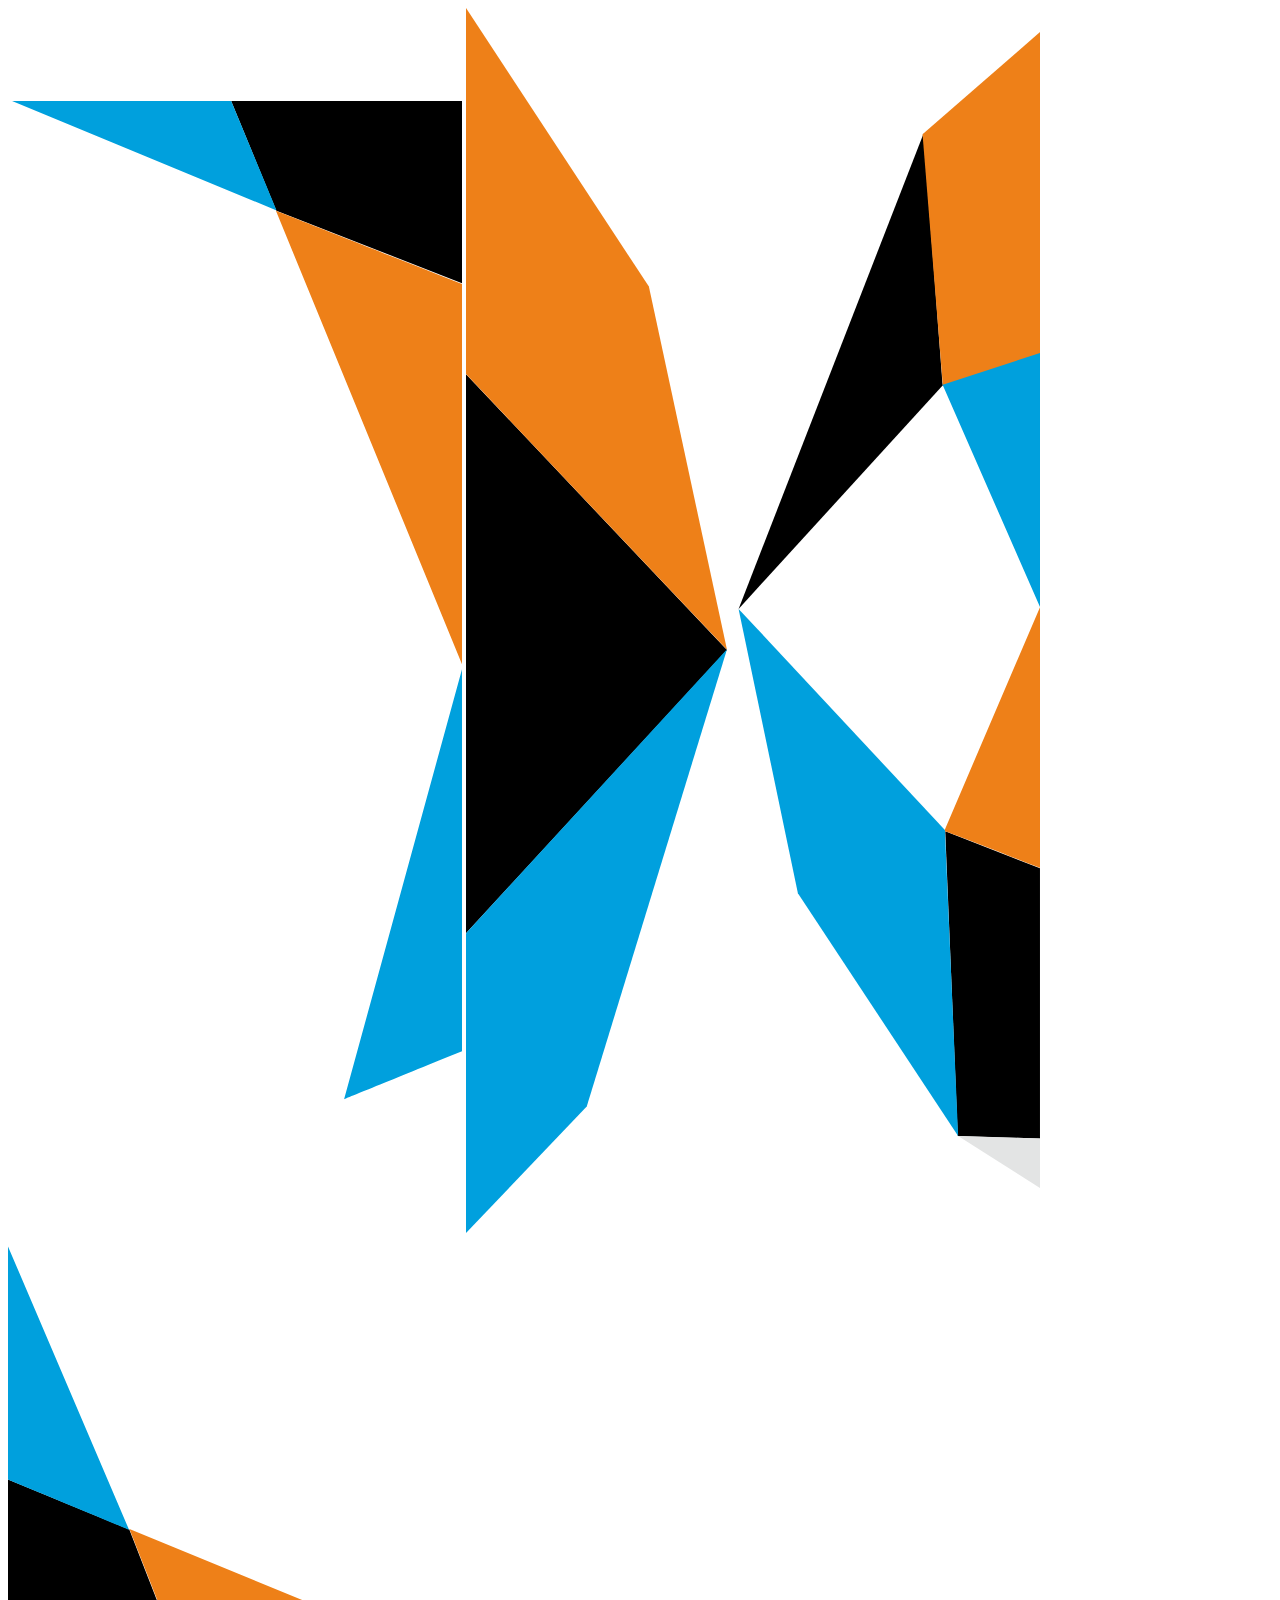
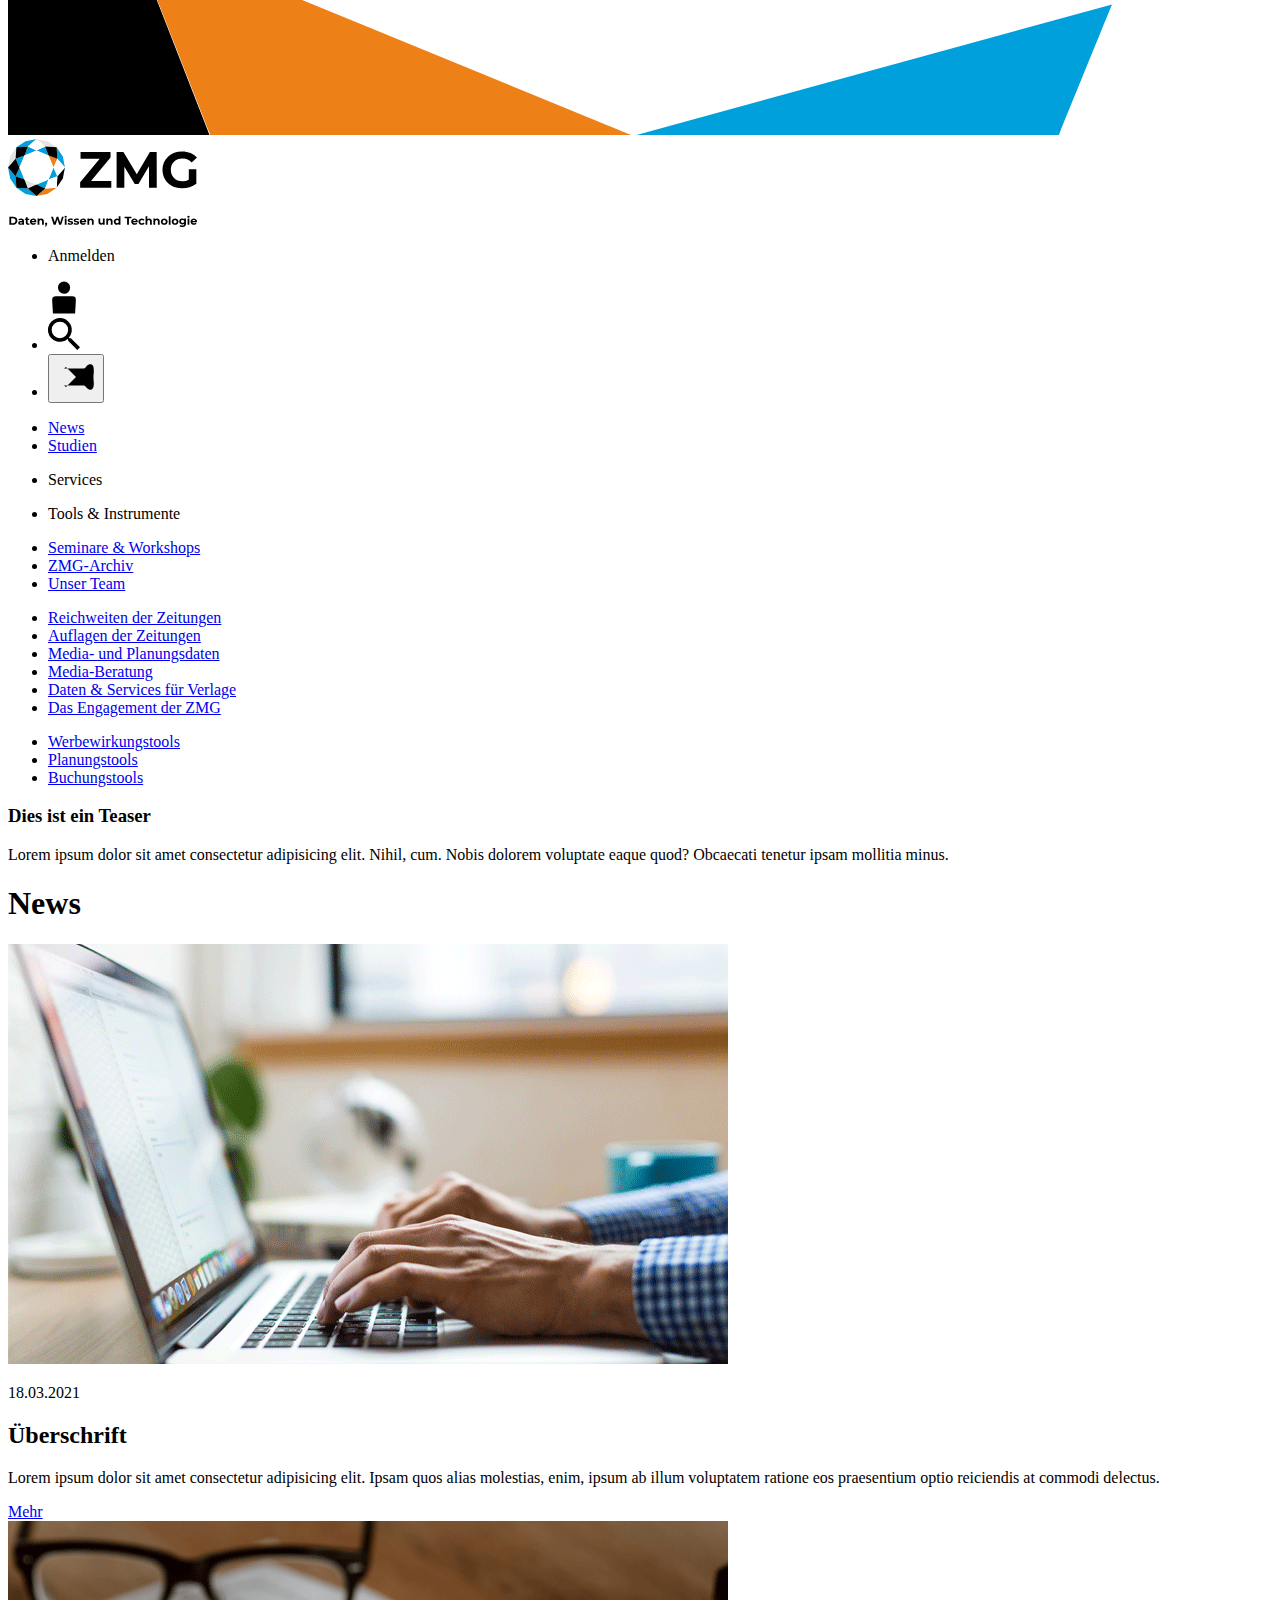
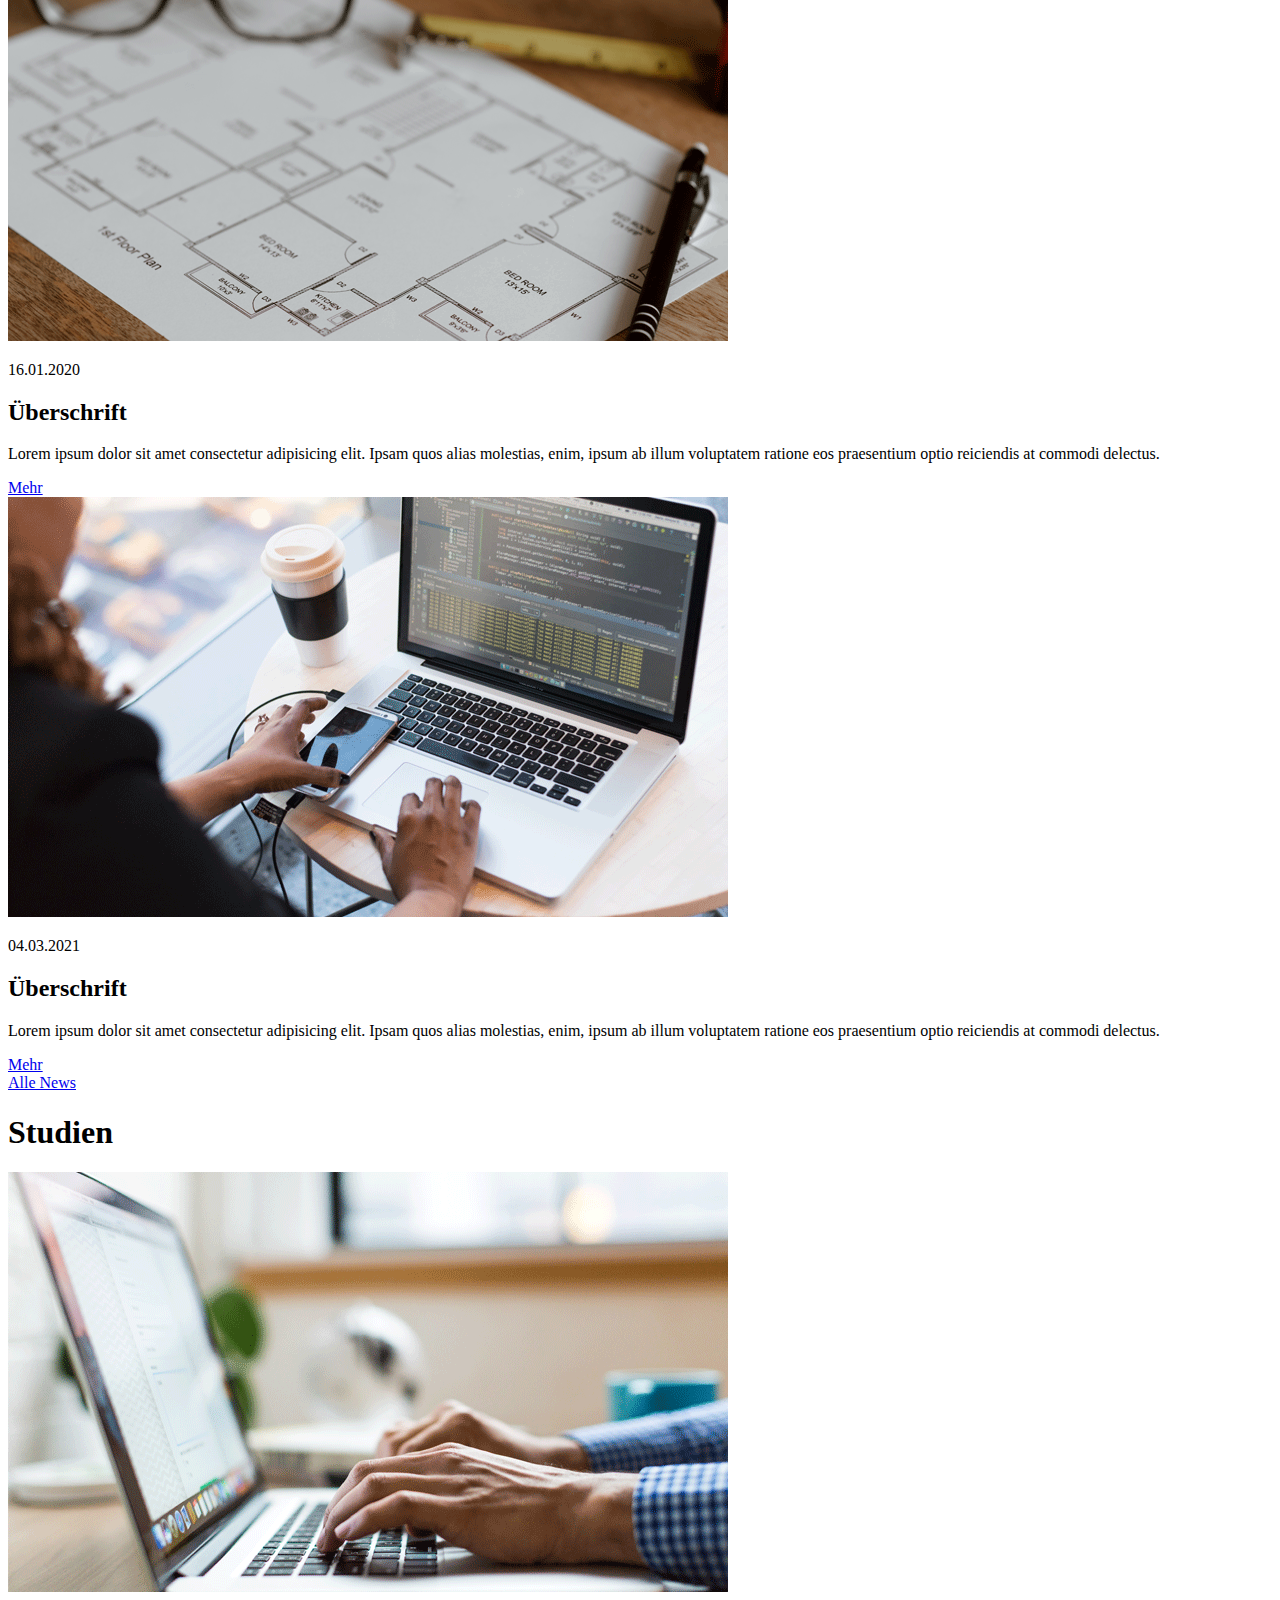
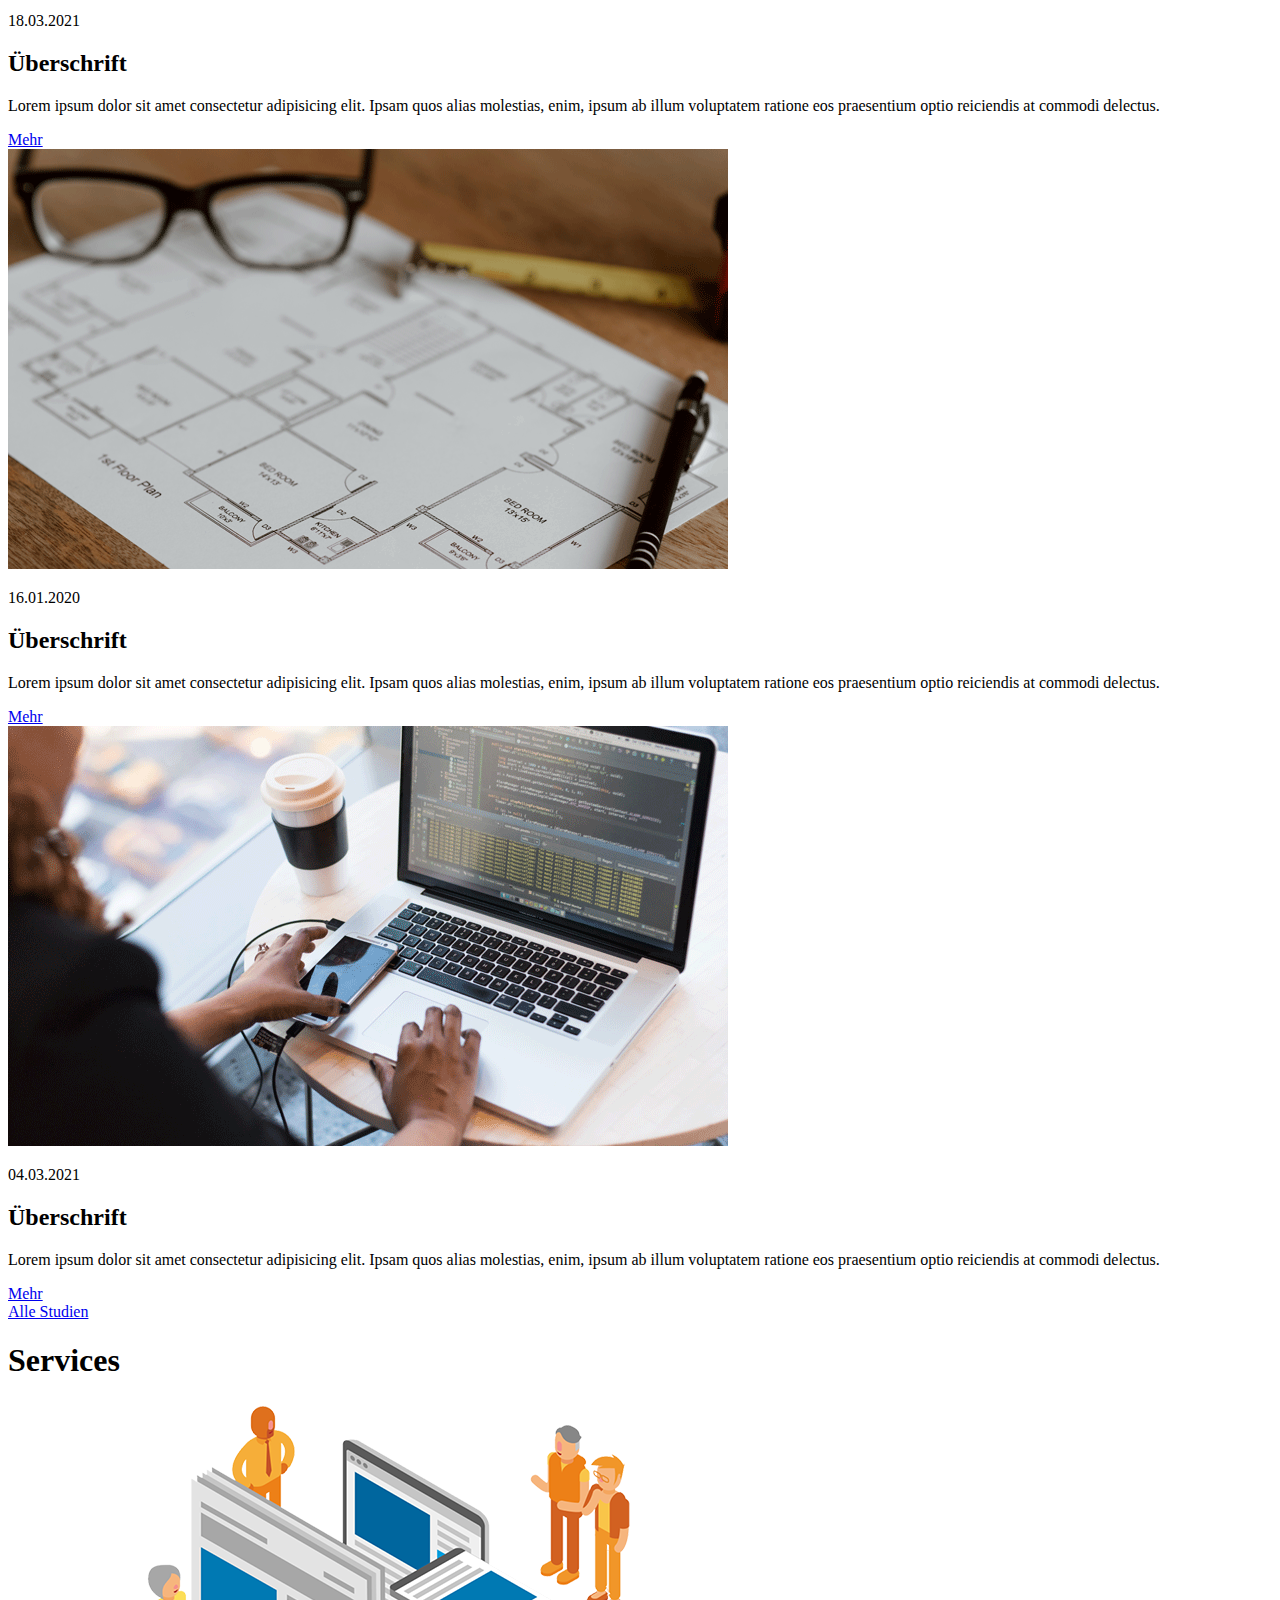
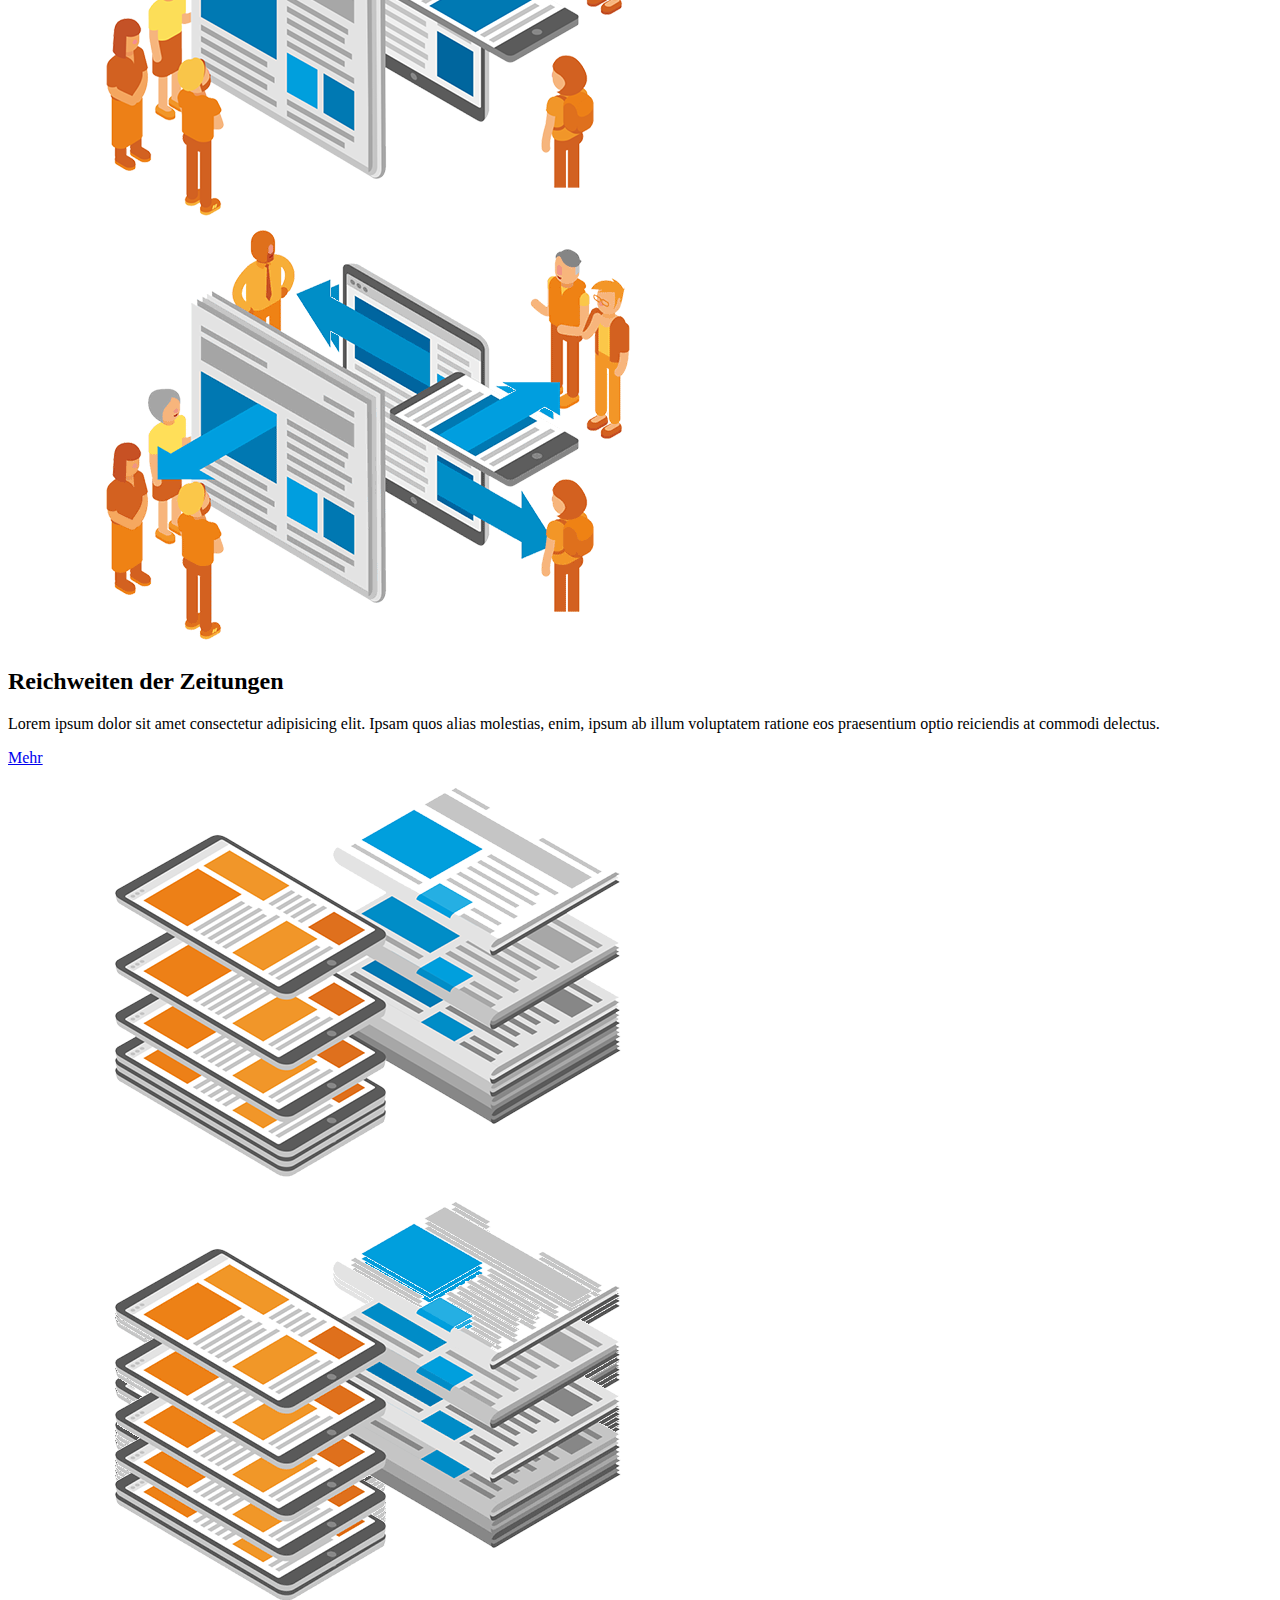
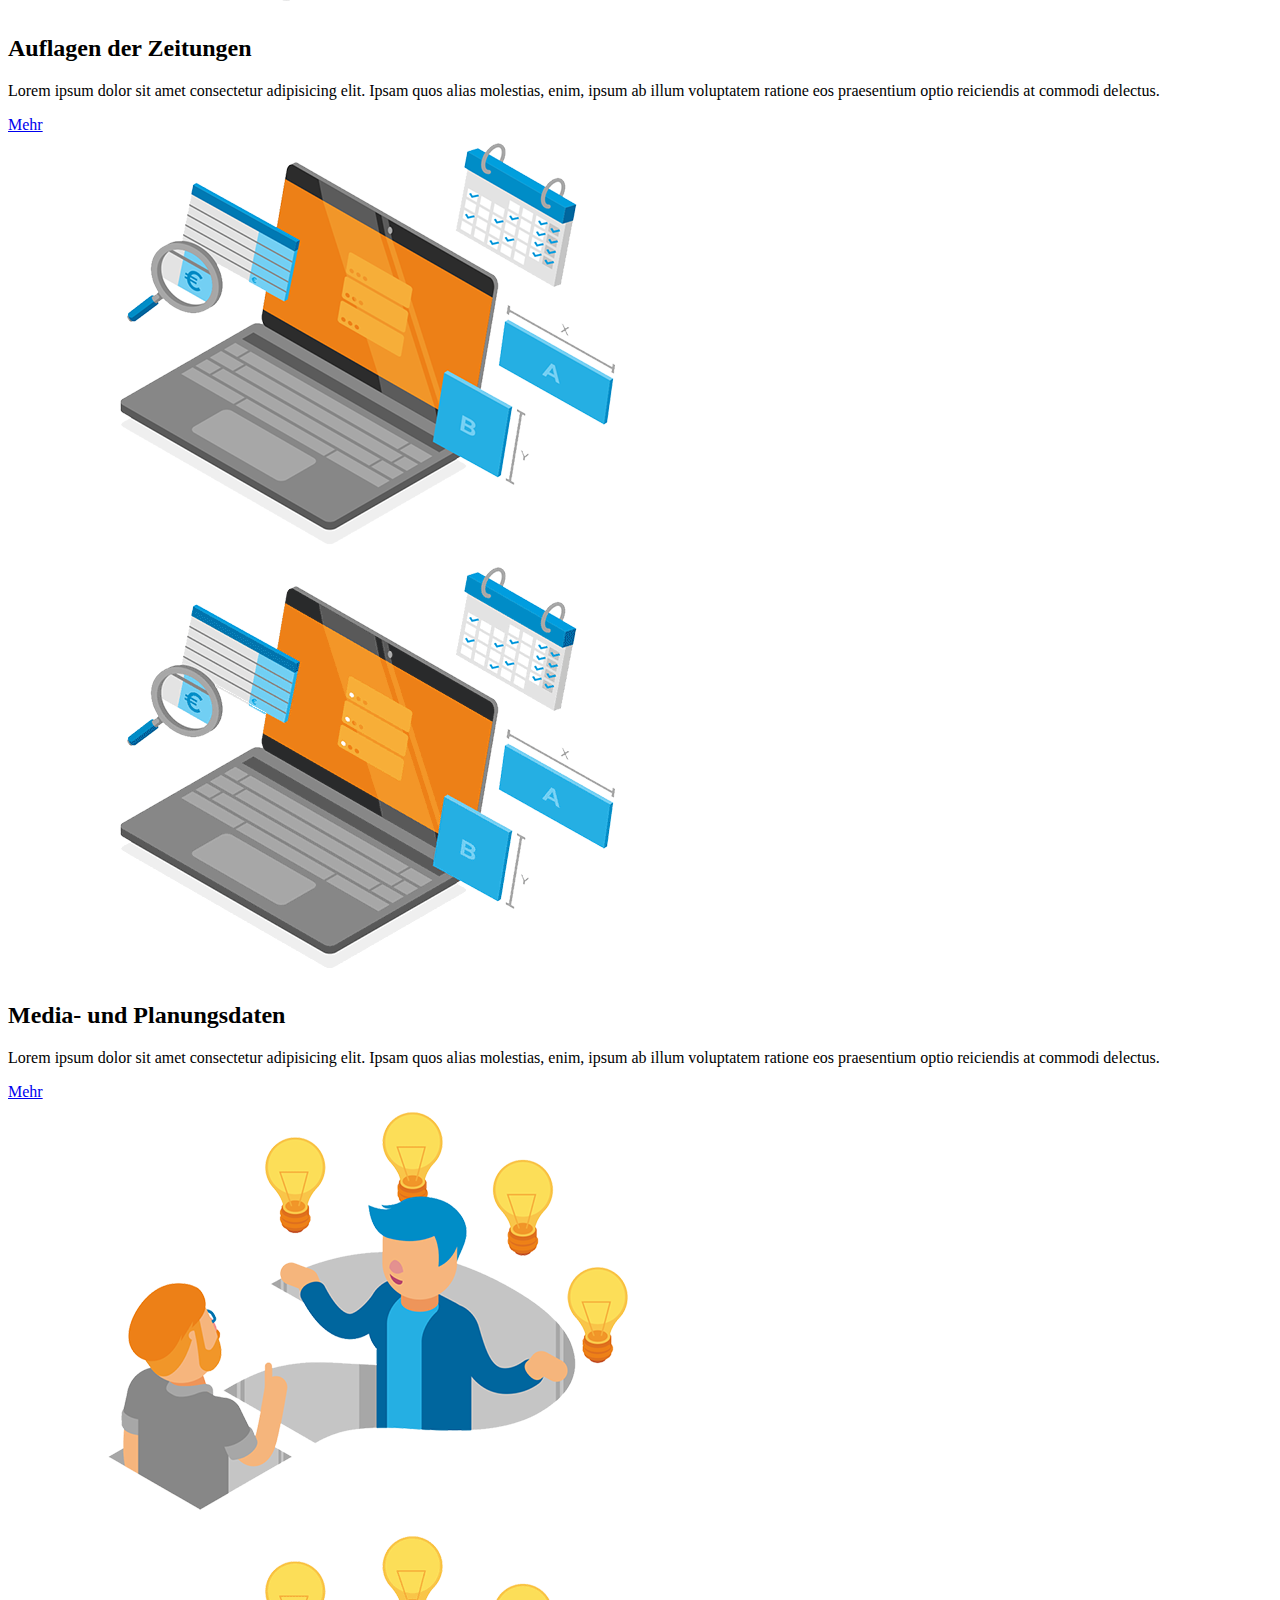
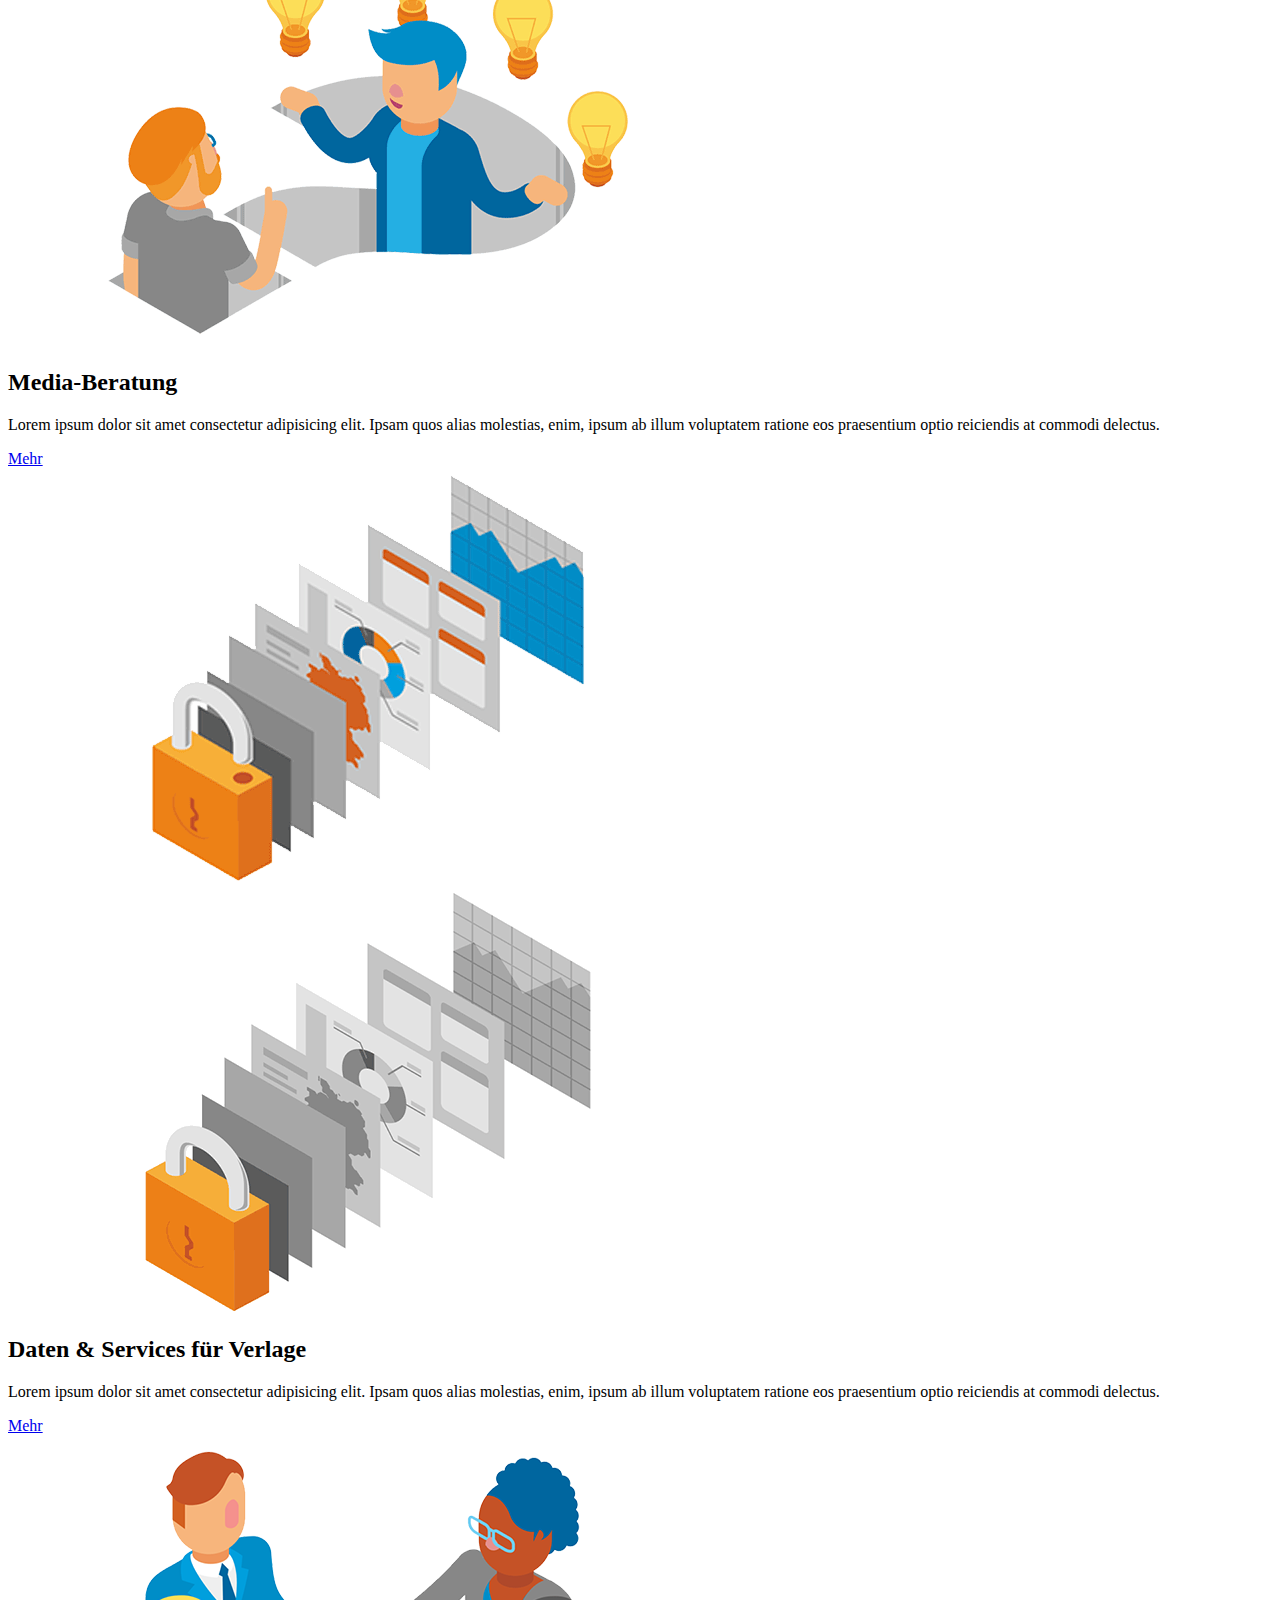
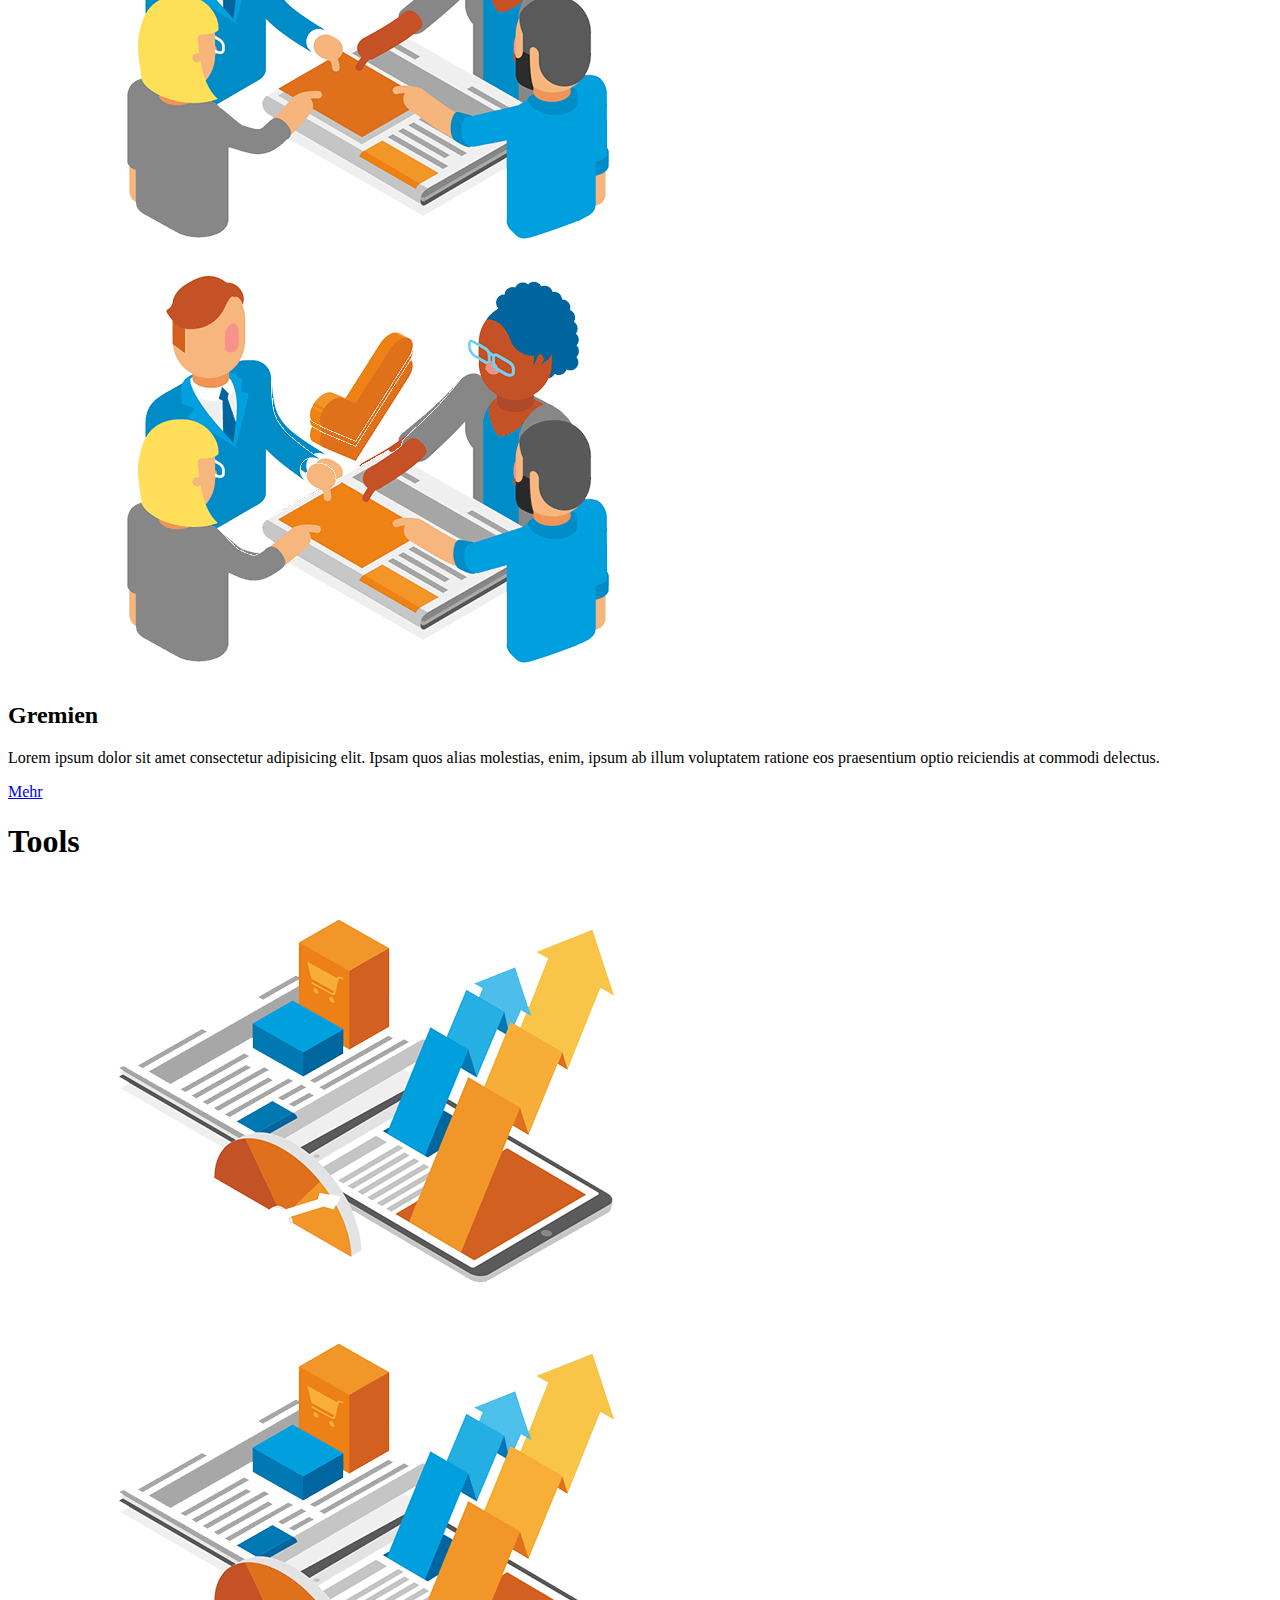
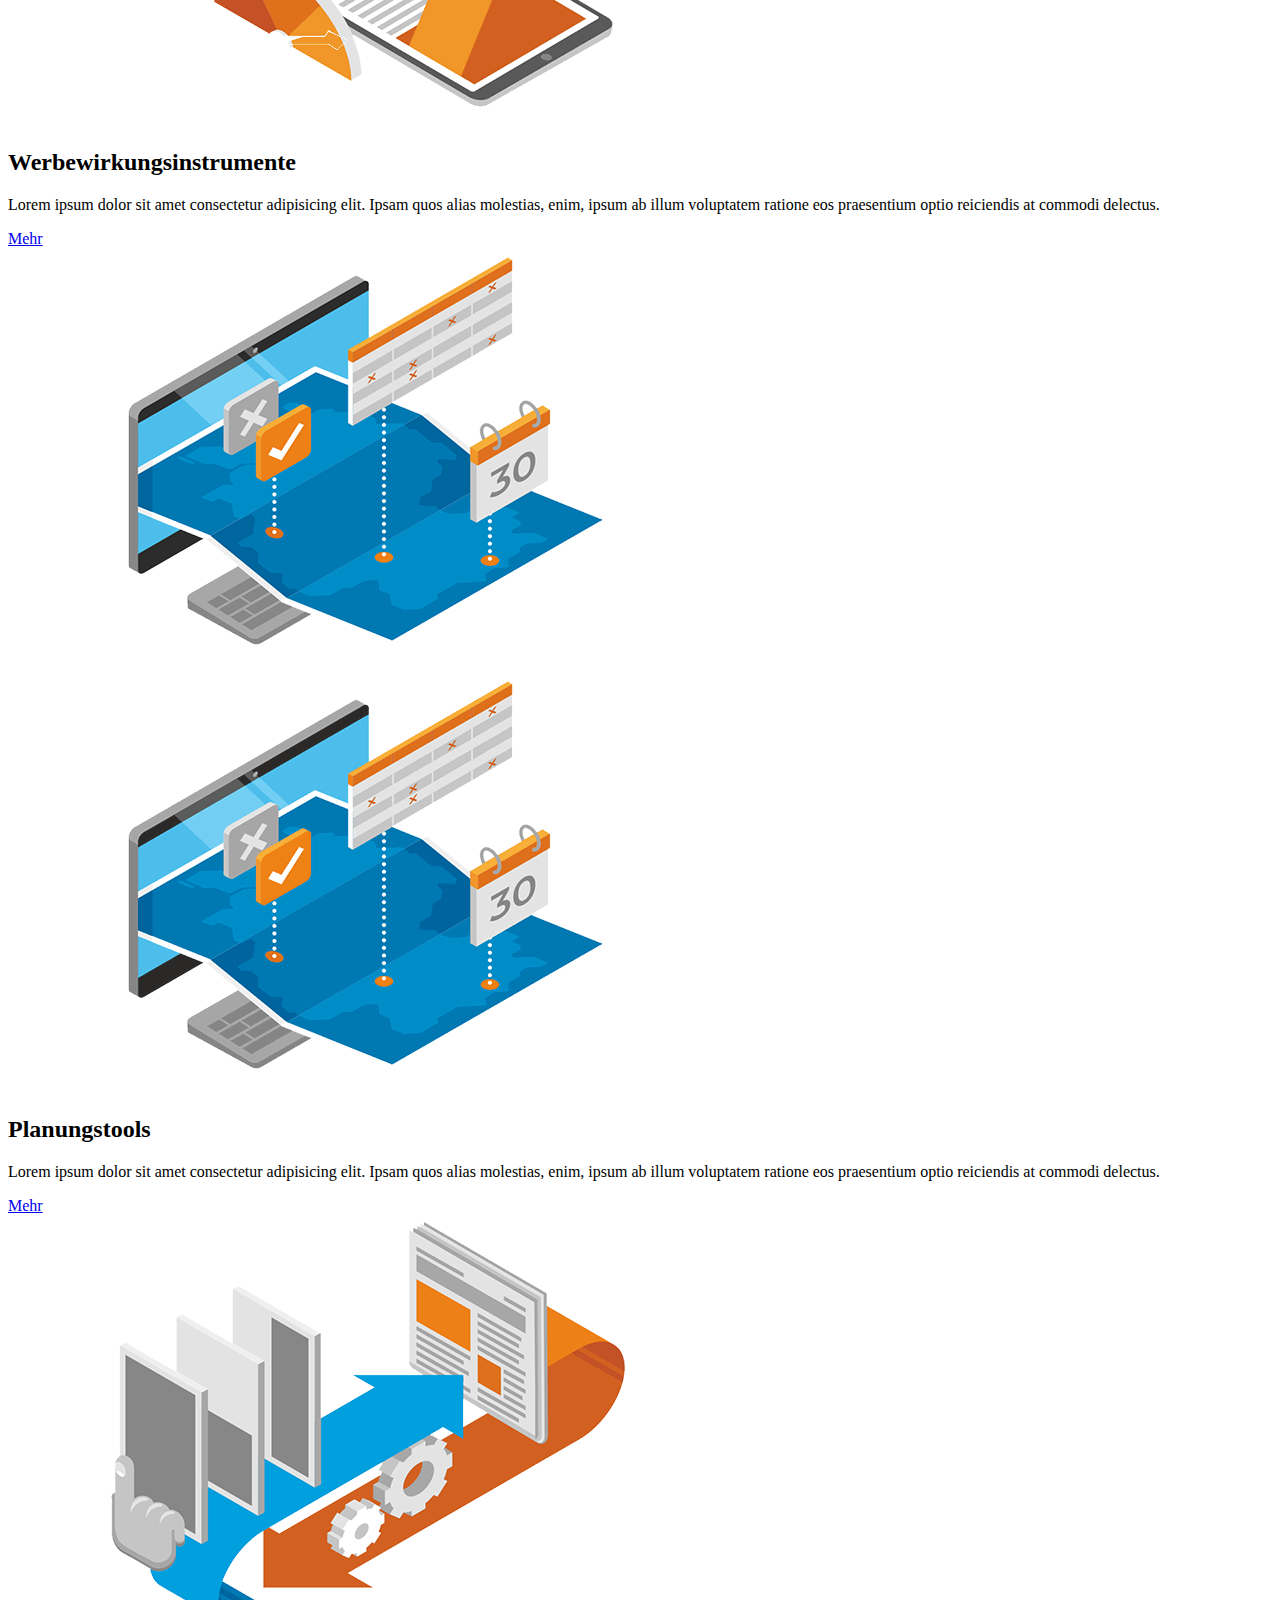
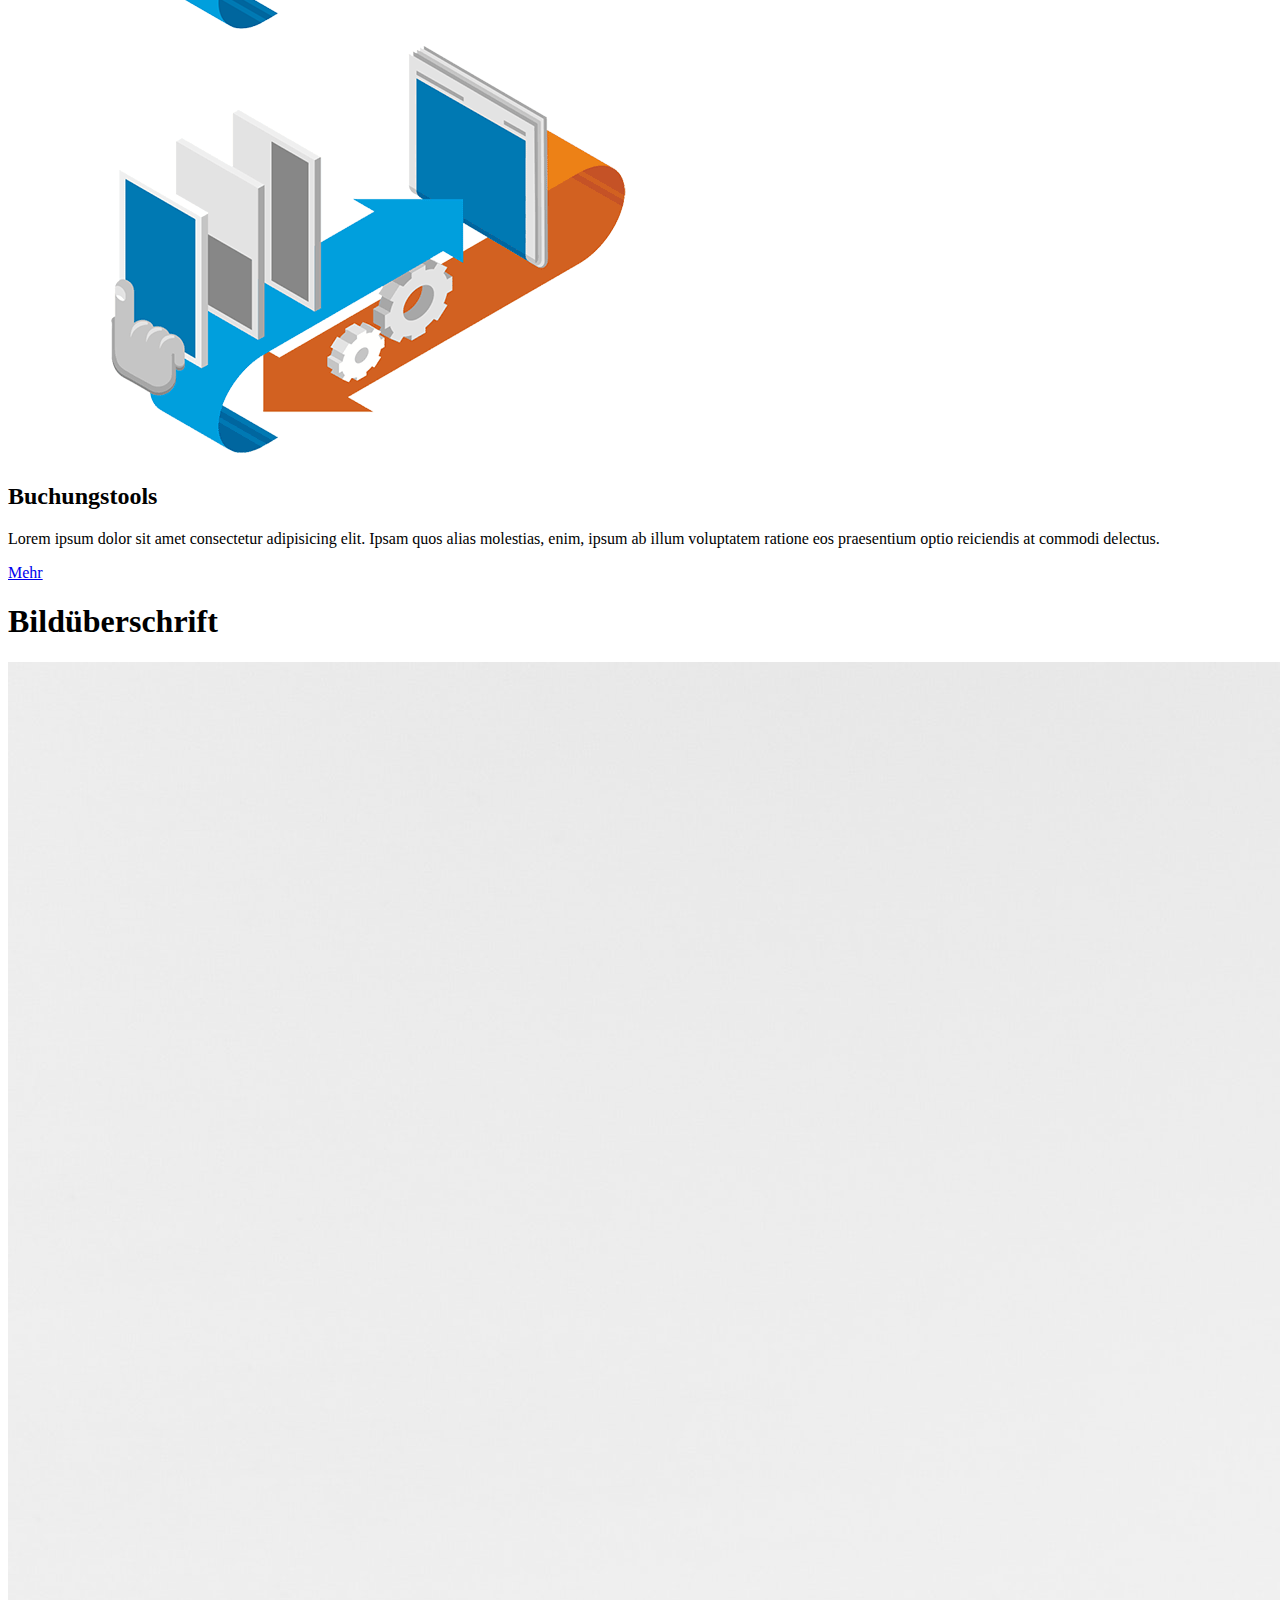
<file: Ressources/Private/index.html>
<!DOCTYPE html>
<html lang="en">

<head>
    <meta charset="UTF-8">
    <meta http-equiv="X-UA-Compatible" content="IE=edge">
    <meta name="viewport" content="width=device-width, initial-scale=1.0">
    <link rel="stylesheet" href="./styles/scss/main.scss">
    <title>Willkommen bei der ZMG:  ZEITUNGSMARKTFORSCHUNG GESELLSCHAFT mbH</title>
</head>

<body>

    <img class="background-right-top" src="../img/bg_objekt_oben_rechts.svg" alt="background">
    <img class="background-left" src="../img/bg_objekt_links.svg" alt="background">
    <img class="background-right" src="../img/bg_objekt_rechts.svg" alt="background">
    <img class="background-left-bottom" src="../img/bg_objekt_unten_links.svg" alt="background">

    <div class="nav-container">
        <nav class="navbar">
            <div class="logo">
                <a href="index.html"><img src="../img/zmg_logo.svg" alt="Logo"></a>
            </div>
            <ul class=nav-items>
                <li>
                    <p>Anmelden</p><svg xmlns="http://www.w3.org/2000/svg" width="32" height="33" viewBox="0 0 32 33">
                        <g id="Person" transform="translate(-1256 -3484.5)">
                            <rect id="Rechteck_111" data-name="Rechteck 111" width="32" height="32"
                                transform="translate(1256 3485)" fill="#fff" opacity="0" />
                            <path id="Schnittmenge_4" data-name="Schnittmenge 4"
                                d="M-9900.238-10c-.275-4.4-.527-8.81-.781-13.215-.158-2.725,1.029-3.982,3.781-3.993,2.711-.012,5.42,0,8.129,0,.9,0,1.807,0,2.709,0,1.887,0,3.773-.006,5.66.01,2.4.019,3.48,1.03,3.406,3.438-.105,3.574-.34,7.146-.561,10.715q-.1,1.526-.205,3.05Zm11.182-19.681a6.2,6.2,0,0,1-6.172-6.226A5.963,5.963,0,0,1-9889.2-42a5.978,5.978,0,0,1,6.146,6.108,6.146,6.146,0,0,1-5.965,6.21Z"
                                transform="translate(11161.182 3526.999)" stroke="rgba(0,0,0,0)" stroke-miterlimit="10"
                                stroke-width="1" />
                        </g>
                    </svg>
                </li>
                <li><svg xmlns="http://www.w3.org/2000/svg" width="32" height="32" viewBox="0 0 32 32">
                        <g id="Lupe" transform="translate(-1295 -3485)">
                            <rect id="Rechteck_112" data-name="Rechteck 112" width="32" height="32"
                                transform="translate(1295 3485)" fill="#fff" opacity="0" />
                            <path id="Icon_material-search" data-name="Icon material-search"
                                d="M27.37,24.626H25.925l-.512-.494a11.91,11.91,0,1,0-1.281,1.281l.494.512V27.37l9.148,9.13L36.5,33.774Zm-10.978,0a8.233,8.233,0,1,1,8.233-8.233A8.222,8.222,0,0,1,16.393,24.626Z"
                                transform="translate(1290.5 3480.5)" />
                        </g>
                    </svg>
                </li>
                <li> <button class="menuButton show-menu"
                        onclick="this.classList.toggle('opened');this.setAttribute('aria-expanded', this.classList.contains('opened'))"
                        aria-label="Main Menu">
                        <svg width="40" height="40" viewBox="0 0 100 100">
                            <path class="line line1"
                                d="M 20,29.000046 H 80.000231 C 80.000231,29.000046 94.498839,28.817352 94.532987,66.711331 94.543142,77.980673 90.966081,81.670246 85.259173,81.668997 79.552261,81.667751 75.000211,74.999942 75.000211,74.999942 L 25.000021,25.000058" />
                            <path class="line line2" d="M 20,50 H 80" />
                            <path class="line line3"
                                d="M 20,70.999954 H 80.000231 C 80.000231,70.999954 94.498839,71.182648 94.532987,33.288669 94.543142,22.019327 90.966081,18.329754 85.259173,18.331003 79.552261,18.332249 75.000211,25.000058 75.000211,25.000058 L 25.000021,74.999942" />
                        </svg>
                    </button>
                </li>
            </ul>
        </nav>
    </div>

    <div class="menu hidden">
        <ul class="nav-level-1">
            <li><a href="sub.html">News</a></li>
            <li><a href="sub.html">Studien</a></li>
            <li>
                <p class="has-subPage services">Services</p>
            </li>
            <li>
                <p class="has-subPage tools">Tools & Instrumente</p>
            </li>
            <li><a href="sub.html">Seminare & Workshops</a></li>
            <li><a href="sub.html">ZMG-Archiv</a></li>
            <li><a href="sub.html">Unser Team</a></li>
        </ul>
        <ul class="nav-level-2 level-2-services hidden">
            <li><a href="sub.html">Reichweiten der Zeitungen</a></li>
            <li><a href="sub.html">Auflagen der Zeitungen</a></li>
            <li><a href="sub.html">Media- und Planungsdaten</a></li>
            <li><a href="sub.html">Media-Beratung</a></li>
            <li><a href="sub.html">Daten & Services für Verlage</a></li>
            <li><a href="sub.html">Das Engagement der ZMG</a></li>
        </ul>

        <ul class="nav-level-2 level-2-tools hidden ">
            <li><a href="sub.html">Werbewirkungstools</a></li>
            <li><a href="sub.html">Planungstools</a></li>
            <li><a href="sub.html">Buchungstools</a></li>
        </ul>
        <div class="menu-teaser hidden">
            <div class="menu-teaser-image">
            </div>
            <h3>Dies ist ein Teaser</h3>
            <p>Lorem ipsum dolor sit amet consectetur adipisicing elit. Nihil, cum. Nobis dolorem voluptate eaque quod?
                Obcaecati tenetur ipsam mollitia minus.</p>
        </div>
    </div>
    <div class="content-wrapper">
        <main>
            <!--article-->
            <div class="article-container">
                <h1>News</h1>
                <div class="article-slider">
                    <div class="article-slide">
                        <img src="../img/teaser/2.png" alt="second-teaser">
                        <div class="article-content">
                            <p class="article-date">18.03.2021</p>
                            <h2 class="article-title">Überschrift</h2>
                            <p>Lorem ipsum dolor sit amet consectetur adipisicing elit. Ipsam quos alias molestias,
                                enim,
                                ipsum ab illum voluptatem ratione eos praesentium optio reiciendis at commodi delectus.
                            </p>
                            <a href="sub.html">Mehr</a>
                        </div>
                    </div>

                    <div class="article-slide">
                        <img src="../img/teaser/4.png" alt="second-teaser">
                        <div class="article-content">
                            <p class="article-date">16.01.2020</p>
                            <h2 class="article-title">Überschrift</h2>
                            <p>Lorem ipsum dolor sit amet consectetur adipisicing elit. Ipsam quos alias molestias,
                                enim,
                                ipsum ab illum voluptatem ratione eos praesentium optio reiciendis at commodi delectus.
                            </p>
                            <a href="sub.html">Mehr</a>
                        </div>
                    </div>

                    <div class="article-slide">
                        <img src="../img/teaser/1.png" alt="second-teaser">
                        <div class="article-content">
                            <p class="article-date">04.03.2021</p>
                            <h2 class="article-title">Überschrift</h2>
                            <p>Lorem ipsum dolor sit amet consectetur adipisicing elit. Ipsam quos alias molestias,
                                enim,
                                ipsum ab illum voluptatem ratione eos praesentium optio reiciendis at commodi delectus.
                            </p>
                            <a href="sub.html">Mehr</a>
                        </div>
                    </div>
                </div>
                <a class="article-button" href="secondsub.html">Alle News</a>
            </div>
            <!--Studien-->
            <div class="article-container">
                <h1>Studien</h1>
                <div class="article-slider">
                    <div class="article-slide">
                        <img src="../img/teaser/2.png" alt="second-teaser">
                        <div class="article-content">
                            <p class="article-date">18.03.2021</p>
                            <h2 class="article-title">Überschrift</h2>
                            <p>Lorem ipsum dolor sit amet consectetur adipisicing elit. Ipsam quos alias molestias,
                                enim,
                                ipsum ab illum voluptatem ratione eos praesentium optio reiciendis at commodi delectus.
                            </p>
                            <a href="sub.html">Mehr</a>
                        </div>
                    </div>

                    <div class="article-slide">
                        <img src="../img/teaser/4.png" alt="second-teaser">
                        <div class="article-content">
                            <p class="article-date">16.01.2020</p>
                            <h2 class="article-title">Überschrift</h2>
                            <p>Lorem ipsum dolor sit amet consectetur adipisicing elit. Ipsam quos alias molestias,
                                enim,
                                ipsum ab illum voluptatem ratione eos praesentium optio reiciendis at commodi delectus.
                            </p>
                            <a href="sub.html">Mehr</a>
                        </div>
                    </div>

                    <div class="article-slide">
                        <img src="../img/teaser/1.png" alt="second-teaser">
                        <div class="article-content">
                            <p class="article-date">04.03.2021</p>
                            <h2 class="article-title">Überschrift</h2>
                            <p>Lorem ipsum dolor sit amet consectetur adipisicing elit. Ipsam quos alias molestias,
                                enim,
                                ipsum ab illum voluptatem ratione eos praesentium optio reiciendis at commodi delectus.
                            </p>
                            <a href="sub.html">Mehr</a>
                        </div>
                    </div>
                </div>
                <a class="article-button" href="secondsub.html">Alle Studien</a>
            </div>

            <!--Services-->
            <div class="services-container">
                <h1>Services</h1>
                <div class="services-slider">
                    <div class="services-slide">
                        <img class="static" src="../img/gifs/1/static.png" alt="services-image">
                        <img class="active-gif" src="../img/gifs/1/gif.gif" alt="services-hover-gif">
                        <div class="services-content">
                            <h2 class="services-title">Reichweiten der Zeitungen</h2>
                            <p>Lorem ipsum dolor sit amet consectetur adipisicing elit. Ipsam quos alias molestias,
                                enim,
                                ipsum ab illum voluptatem ratione eos praesentium optio reiciendis at commodi delectus.
                            </p>
                            <a href="sub.html">Mehr</a>
                        </div>
                    </div>

                    <div class="services-slide">
                        <img class="static" src="../img/gifs/2/static.png" alt="services-image">
                        <img class="active-gif" src="../img/gifs/2/gif.gif" alt="services-hover-gif">
                        <div class="services-content">
                            <h2 class="services-title">Auflagen der Zeitungen</h2>
                            <p>Lorem ipsum dolor sit amet consectetur adipisicing elit. Ipsam quos alias molestias,
                                enim,
                                ipsum ab illum voluptatem ratione eos praesentium optio reiciendis at commodi delectus.
                            </p>
                            <a href="sub.html">Mehr</a>
                        </div>
                    </div>

                    <div class="services-slide">
                        <img id="imgs" class="static" src="../img/gifs/3/static.png" alt="services-image">
                        <img class="active-gif" src="../img/gifs/3/gif.gif" alt="services-hover-gif">
                        <div class="services-content">
                            <h2 class="services-title">Media- und Planungsdaten</h2>
                            <p>Lorem ipsum dolor sit amet consectetur adipisicing elit. Ipsam quos alias molestias,
                                enim,
                                ipsum ab illum voluptatem ratione eos praesentium optio reiciendis at commodi delectus.
                            </p>
                            <a href="sub.html">Mehr</a>
                        </div>
                    </div>
                </div>
                <!--ROW2-->
                <div class="services-slider">
                    <div class="services-slide">
                        <img class="static" src="../img/gifs/4/static.png" alt="services-image">
                        <img class="active-gif" src="../img/gifs/4/gif.gif" alt="services-hover-gif">
                        <div class="services-content">
                            <h2 class="services-title">Media-Beratung</h2>
                            <p>Lorem ipsum dolor sit amet consectetur adipisicing elit. Ipsam quos alias molestias,
                                enim,
                                ipsum ab illum voluptatem ratione eos praesentium optio reiciendis at commodi delectus.
                            </p>
                            <a href="sub.html">Mehr</a>
                        </div>
                    </div>

                    <div class="services-slide">
                        <img class="static" src="../img/gifs/5/static.png" alt="services-image">
                        <img class="active-gif" src="../img/gifs/5/gif.gif" alt="services-hover-gif">
                        <div class="services-content">
                            <h2 class="services-title">Daten & Services für Verlage</h2>
                            <p>Lorem ipsum dolor sit amet consectetur adipisicing elit. Ipsam quos alias molestias,
                                enim,
                                ipsum ab illum voluptatem ratione eos praesentium optio reiciendis at commodi delectus.
                            </p>
                            <a href="sub.html">Mehr</a>
                        </div>
                    </div>

                    <div class="services-slide">
                        <img class="static" src="../img/gifs/6/static.png" alt="services-image">
                        <img class="active-gif" src="../img/gifs/6/gif.gif" alt="services-hover-gif">
                        <div class="services-content">
                            <h2 class="services-title">Gremien</h2>
                            <p>Lorem ipsum dolor sit amet consectetur adipisicing elit. Ipsam quos alias molestias,
                                enim,
                                ipsum ab illum voluptatem ratione eos praesentium optio reiciendis at commodi delectus.
                            </p>
                            <a href="sub.html">Mehr</a>
                        </div>
                    </div>
                </div>
            </div>

            <!--Tools-->
            <div class="services-container">
                <h1>Tools</h1>
                <div class="services-slider">
                    <div class="services-slide">
                        <img class="static" src="../img/gifs/7/static.png" alt="services-image">
                        <img class="active-gif" src="../img/gifs/7/gif.gif" alt="services-hover-gif">
                        <div class="services-content">
                            <h2 class="services-title">Werbewirkungsinstrumente</h2>
                            <p>Lorem ipsum dolor sit amet consectetur adipisicing elit. Ipsam quos alias molestias,
                                enim,
                                ipsum ab illum voluptatem ratione eos praesentium optio reiciendis at commodi delectus.
                            </p>
                            <a href="sub.html">Mehr</a>
                        </div>
                    </div>

                    <div class="services-slide">
                        <img class="static" src="../img/gifs/8/static.png" alt="services-image">
                        <img class="active-gif" src="../img/gifs/8/gif.gif" alt="services-hover-gif">
                        <div class="services-content">
                            <h2 class="services-title">Planungstools</h2>
                            <p>Lorem ipsum dolor sit amet consectetur adipisicing elit. Ipsam quos alias molestias,
                                enim,
                                ipsum ab illum voluptatem ratione eos praesentium optio reiciendis at commodi delectus.
                            </p>
                            <a href="sub.html">Mehr</a>
                        </div>
                    </div>

                    <div class="services-slide">
                        <img class="static" src="../img/gifs/9/static.png" alt="services-image">
                        <img class="active-gif" src="../img/gifs/9/gif.gif" alt="services-hover-gif">
                        <div class="services-content">
                            <h2 class="services-title">Buchungstools</h2>
                            <p>Lorem ipsum dolor sit amet consectetur adipisicing elit. Ipsam quos alias molestias,
                                enim,
                                ipsum ab illum voluptatem ratione eos praesentium optio reiciendis at commodi delectus.
                            </p>
                            <a href="sub.html">Mehr</a>
                        </div>
                    </div>
                </div>


                <div class="content-element-1">
                    <h1 class="image-title">Bildüberschrift</h1>
                    <img src="../img/teaser/6.jpg" alt="cover">
                    <div class="content-text">
                        <h2>Überschrift</h2>
                        <h3>Lorem ipsum dolor sit amet consectetur adipisicing elit. Autem repellendus iure cupiditate?</h3>
                        <p>Lorem ipsum dolor sit amet consectetur adipisicing elit. Voluptas laudantium iusto, deleniti velit
                            veritatis ea beatae inventore ab recusandae ullam ut error repellat officia ad. Ipsum fugiat quasi
                            in aut? Reprehenderit minima labore ratione hic eos dolorum iste animi saepe sed natus deserunt
                            dignissimos at accusamus error fugiat, nihil ex. Iste pariatur, dolorum et beatae, facilis numquam
                            fugit veritatis hic cumque, quisquam quo ullam earum.</p>
                        <a href="sub.html">Mehr</a>
                    </div>
                </div>

        </main>

    </div>
    <!--Wrapper closing-->

    <div class="footer-container">
        <img src="../img/teaser/footer.png" alt="">
    </div>

    <script src="https://ajax.googleapis.com/ajax/libs/jquery/3.6.0/jquery.min.js"></script>
    <script src="./js/main.js"></script>
</body>

</html>
</file>
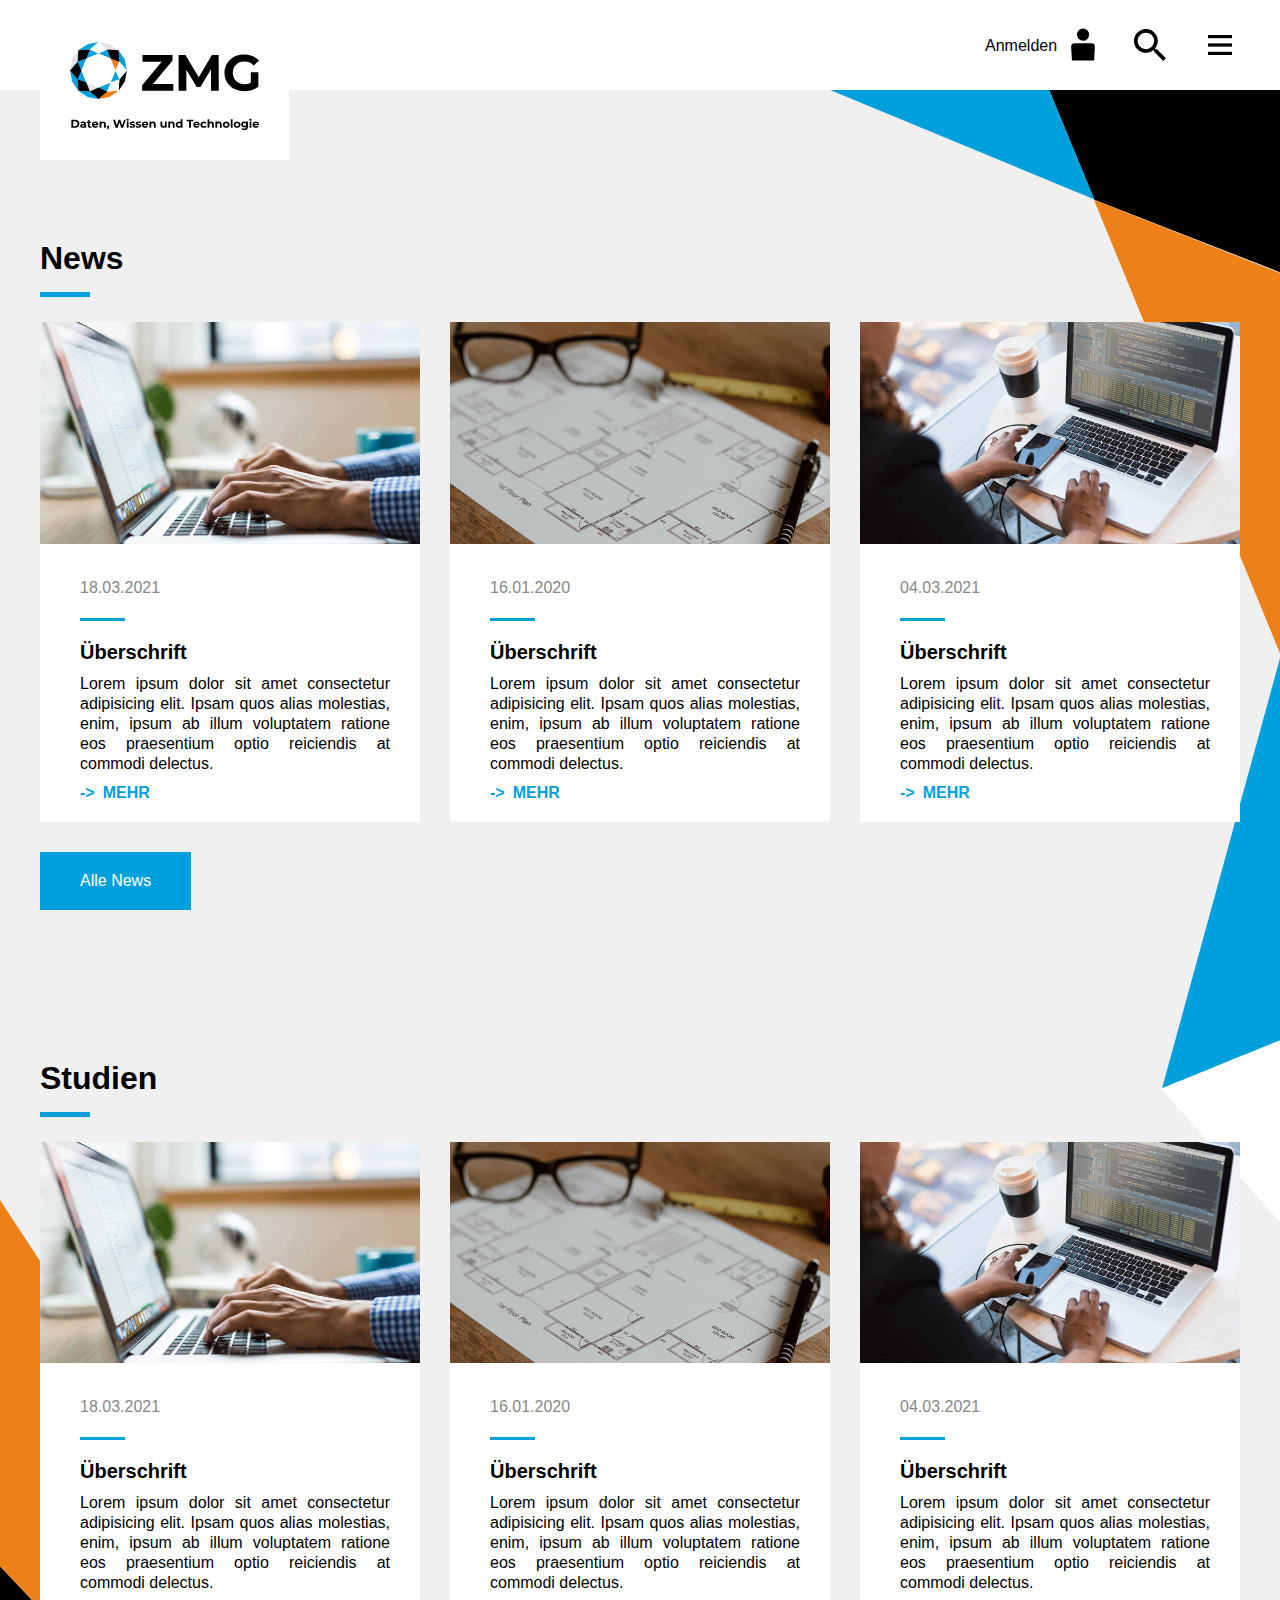
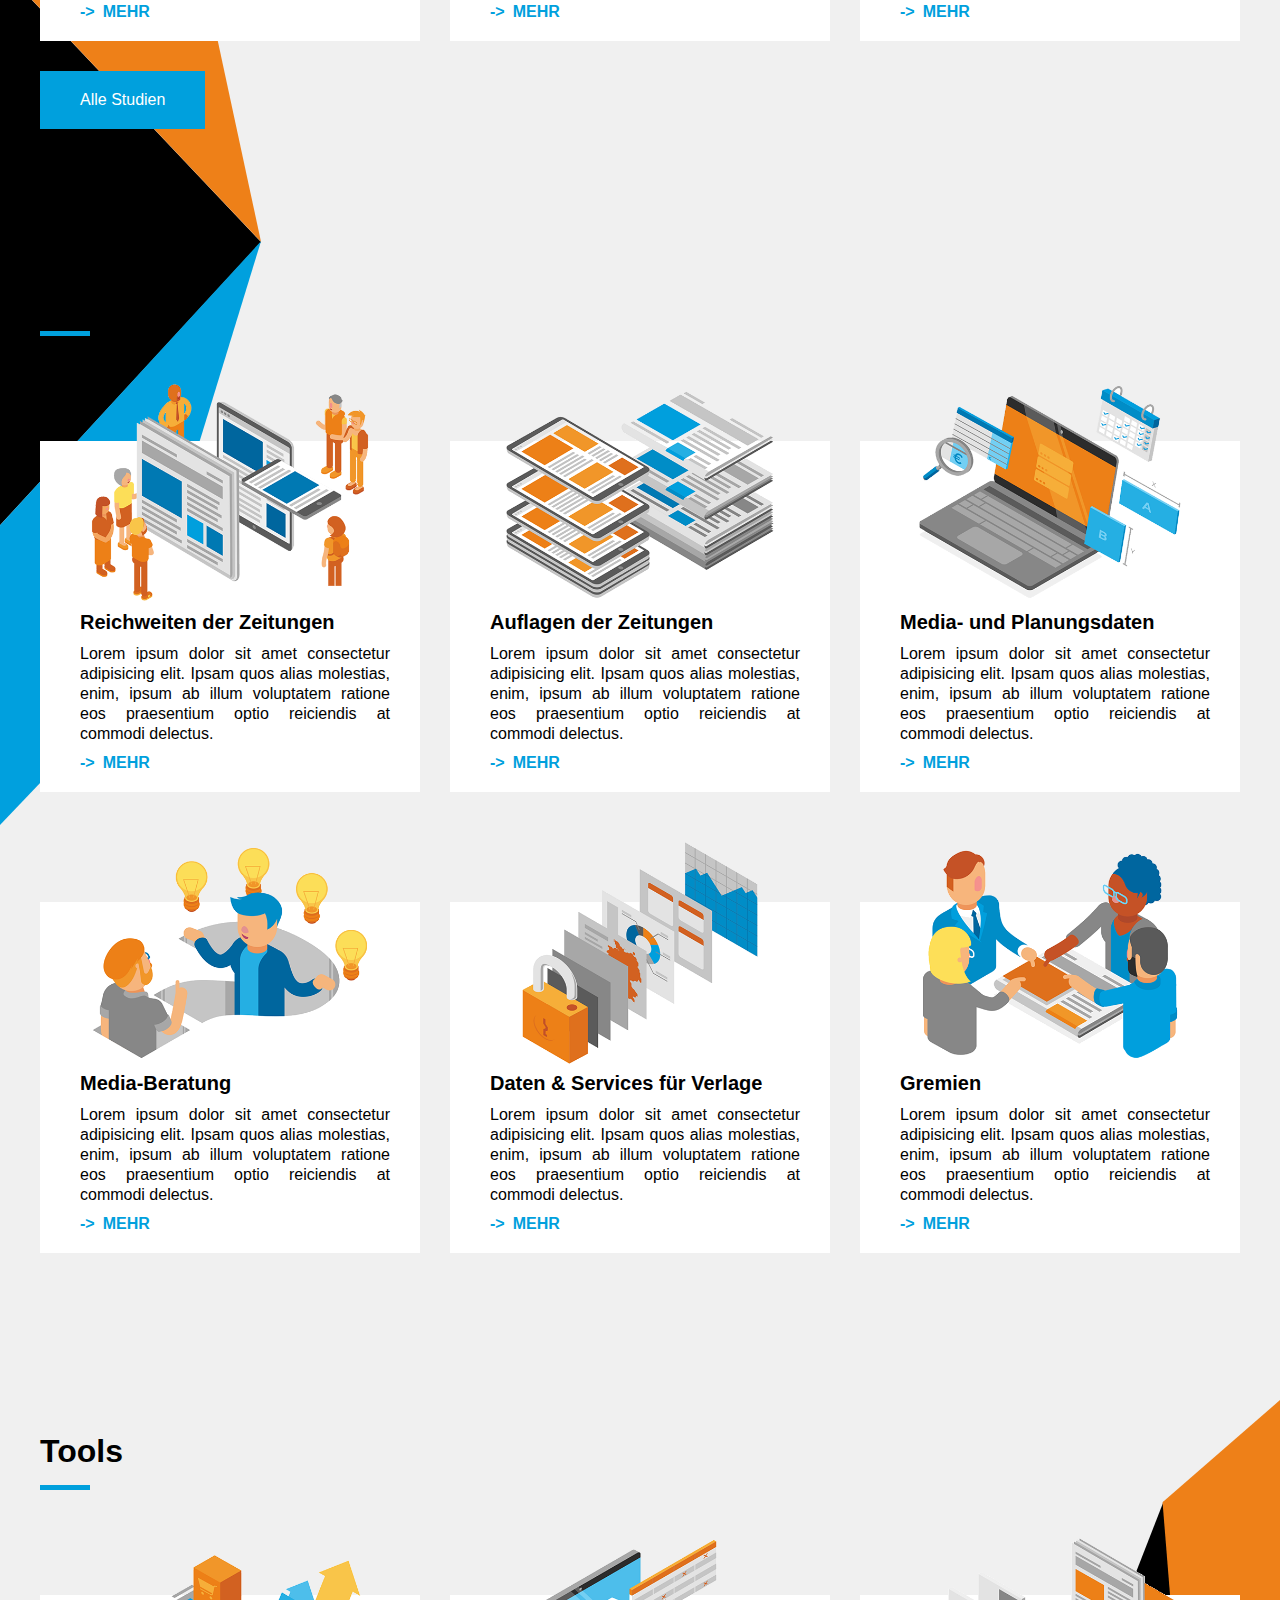
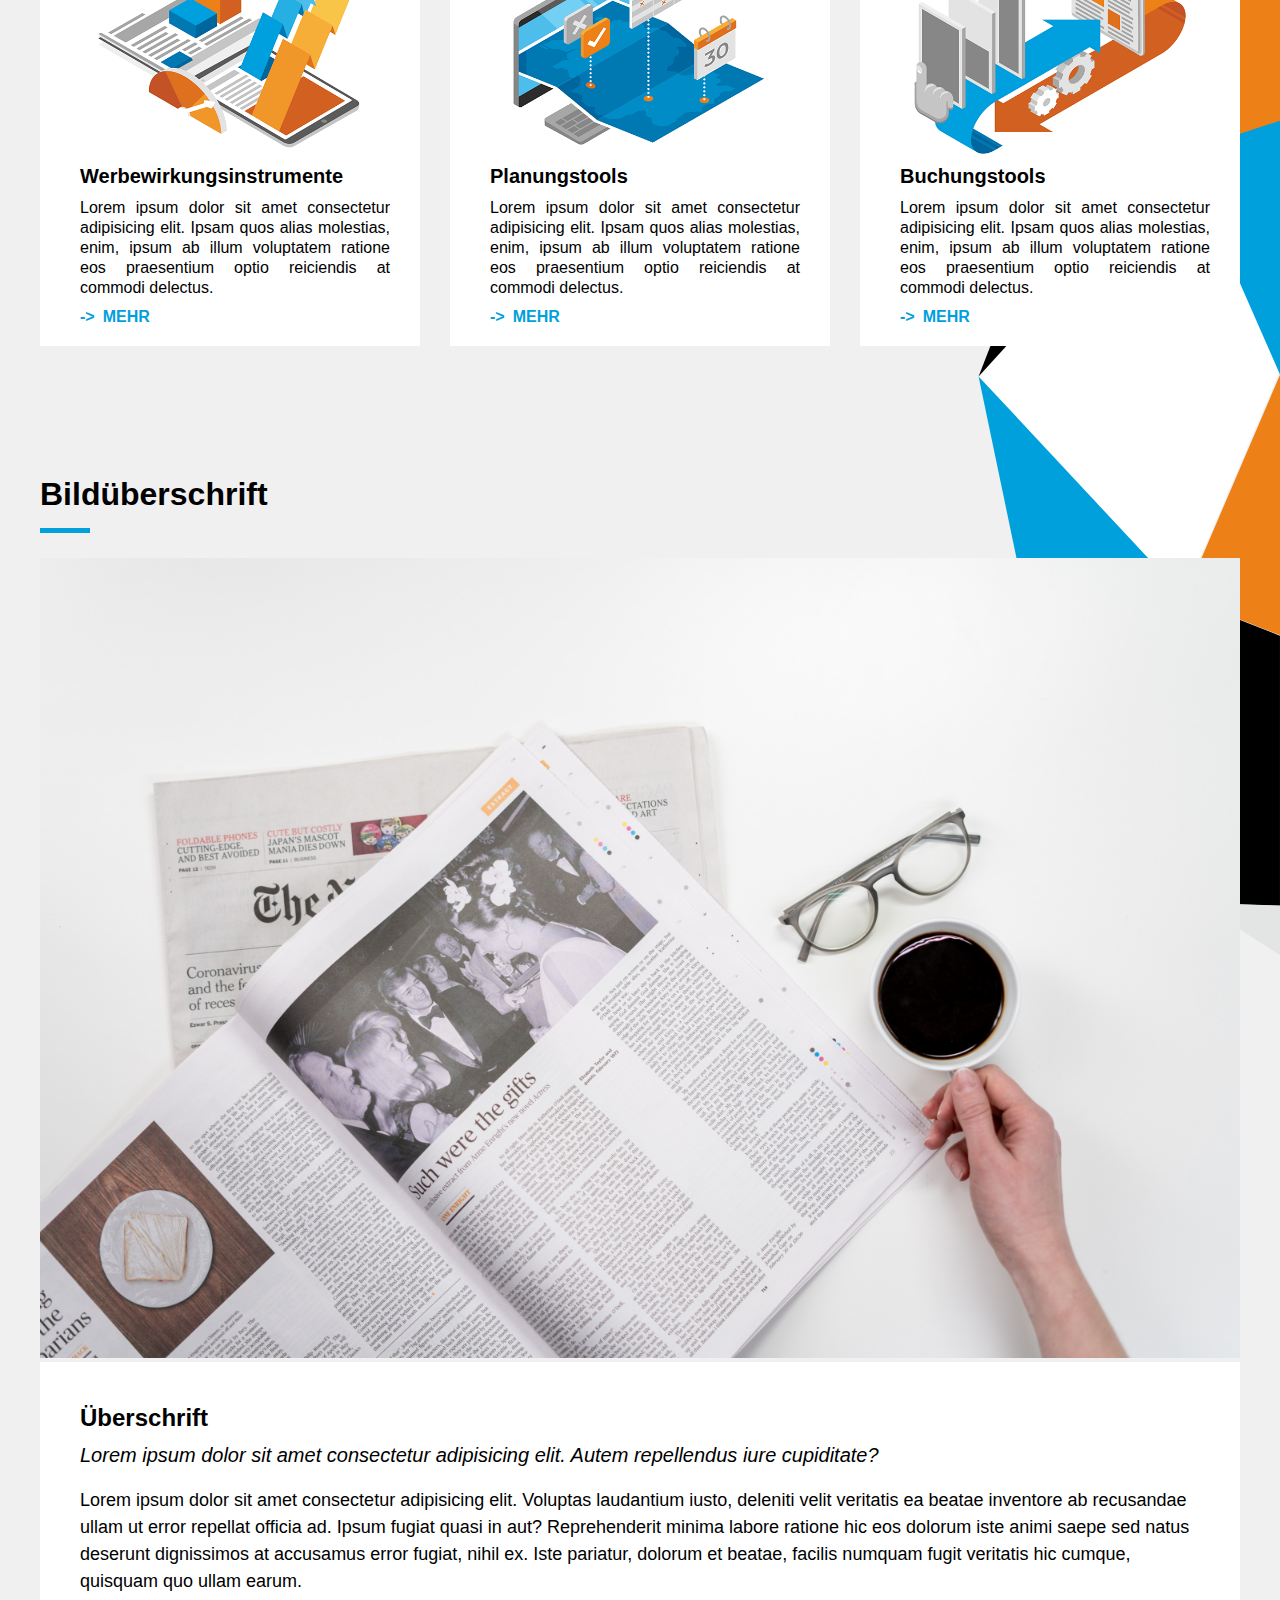
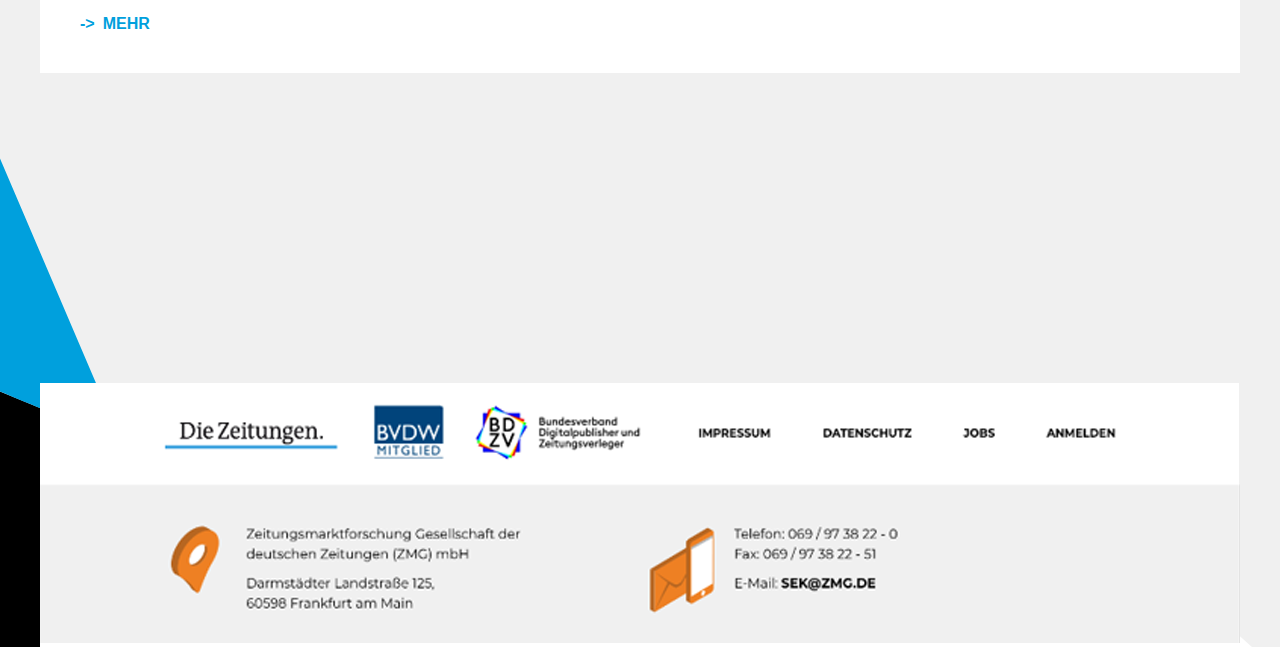
<file: Ressources/Public/index.html>
<!DOCTYPE html><html lang="en"><head><meta charset="UTF-8"><meta http-equiv="X-UA-Compatible" content="IE=edge"><meta name="viewport" content="width=device-width, initial-scale=1.0"><link rel="stylesheet" href="main.b5866256.css"><title>Willkommen bei der ZMG: ZEITUNGSMARKTFORSCHUNG GESELLSCHAFT mbH</title></head><body> <img class="background-right-top" src="bg_objekt_oben_rechts.cd44cb41.svg" alt="background"> <img class="background-left" src="bg_objekt_links.2bca725d.svg" alt="background"> <img class="background-right" src="bg_objekt_rechts.64a7ef29.svg" alt="background"> <img class="background-left-bottom" src="bg_objekt_unten_links.4a6ed5ad.svg" alt="background"> <div class="nav-container"> <nav class="navbar"> <div class="logo"> <a href="index.html"><img src="zmg_logo.e4b07c7a.svg" alt="Logo"></a> </div> <ul class="nav-items"> <li> <p>Anmelden</p><svg xmlns="http://www.w3.org/2000/svg" width="32" height="33" viewBox="0 0 32 33"> <g id="Person" transform="translate(-1256 -3484.5)"> <rect id="Rechteck_111" data-name="Rechteck 111" width="32" height="32" transform="translate(1256 3485)" fill="#fff" opacity="0"></rect> <path id="Schnittmenge_4" data-name="Schnittmenge 4" d="M-9900.238-10c-.275-4.4-.527-8.81-.781-13.215-.158-2.725,1.029-3.982,3.781-3.993,2.711-.012,5.42,0,8.129,0,.9,0,1.807,0,2.709,0,1.887,0,3.773-.006,5.66.01,2.4.019,3.48,1.03,3.406,3.438-.105,3.574-.34,7.146-.561,10.715q-.1,1.526-.205,3.05Zm11.182-19.681a6.2,6.2,0,0,1-6.172-6.226A5.963,5.963,0,0,1-9889.2-42a5.978,5.978,0,0,1,6.146,6.108,6.146,6.146,0,0,1-5.965,6.21Z" transform="translate(11161.182 3526.999)" stroke="rgba(0,0,0,0)" stroke-miterlimit="10" stroke-width="1"></path> </g> </svg> </li> <li><svg xmlns="http://www.w3.org/2000/svg" width="32" height="32" viewBox="0 0 32 32"> <g id="Lupe" transform="translate(-1295 -3485)"> <rect id="Rechteck_112" data-name="Rechteck 112" width="32" height="32" transform="translate(1295 3485)" fill="#fff" opacity="0"></rect> <path id="Icon_material-search" data-name="Icon material-search" d="M27.37,24.626H25.925l-.512-.494a11.91,11.91,0,1,0-1.281,1.281l.494.512V27.37l9.148,9.13L36.5,33.774Zm-10.978,0a8.233,8.233,0,1,1,8.233-8.233A8.222,8.222,0,0,1,16.393,24.626Z" transform="translate(1290.5 3480.5)"></path> </g> </svg> </li> <li> <button class="menuButton show-menu" onclick="this.classList.toggle('opened');this.setAttribute('aria-expanded', this.classList.contains('opened'))" aria-label="Main Menu"> <svg width="40" height="40" viewBox="0 0 100 100"> <path class="line line1" d="M 20,29.000046 H 80.000231 C 80.000231,29.000046 94.498839,28.817352 94.532987,66.711331 94.543142,77.980673 90.966081,81.670246 85.259173,81.668997 79.552261,81.667751 75.000211,74.999942 75.000211,74.999942 L 25.000021,25.000058"></path> <path class="line line2" d="M 20,50 H 80"></path> <path class="line line3" d="M 20,70.999954 H 80.000231 C 80.000231,70.999954 94.498839,71.182648 94.532987,33.288669 94.543142,22.019327 90.966081,18.329754 85.259173,18.331003 79.552261,18.332249 75.000211,25.000058 75.000211,25.000058 L 25.000021,74.999942"></path> </svg> </button> </li> </ul> </nav> </div> <div class="hidden menu"> <ul class="nav-level-1"> <li><a href="sub.html">News</a></li> <li><a href="sub.html">Studien</a></li> <li> <p class="has-subPage services">Services</p> </li> <li> <p class="has-subPage tools">Tools & Instrumente</p> </li> <li><a href="sub.html">Seminare & Workshops</a></li> <li><a href="sub.html">ZMG-Archiv</a></li> <li><a href="sub.html">Unser Team</a></li> </ul> <ul class="hidden level-2-services nav-level-2"> <li><a href="sub.html">Reichweiten der Zeitungen</a></li> <li><a href="sub.html">Auflagen der Zeitungen</a></li> <li><a href="sub.html">Media- und Planungsdaten</a></li> <li><a href="sub.html">Media-Beratung</a></li> <li><a href="sub.html">Daten & Services für Verlage</a></li> <li><a href="sub.html">Das Engagement der ZMG</a></li> </ul> <ul class="hidden level-2-tools nav-level-2"> <li><a href="sub.html">Werbewirkungstools</a></li> <li><a href="sub.html">Planungstools</a></li> <li><a href="sub.html">Buchungstools</a></li> </ul> <div class="hidden menu-teaser"> <div class="menu-teaser-image"> </div> <h3>Dies ist ein Teaser</h3> <p>Lorem ipsum dolor sit amet consectetur adipisicing elit. Nihil, cum. Nobis dolorem voluptate eaque quod? Obcaecati tenetur ipsam mollitia minus.</p> </div> </div> <div class="content-wrapper"> <main>  <div class="article-container"> <h1>News</h1> <div class="article-slider"> <div class="article-slide"> <img src="2.5c48288c.png" alt="second-teaser"> <div class="article-content"> <p class="article-date">18.03.2021</p> <h2 class="article-title">Überschrift</h2> <p>Lorem ipsum dolor sit amet consectetur adipisicing elit. Ipsam quos alias molestias, enim, ipsum ab illum voluptatem ratione eos praesentium optio reiciendis at commodi delectus. </p> <a href="sub.html">Mehr</a> </div> </div> <div class="article-slide"> <img src="4.e2fd3b27.png" alt="second-teaser"> <div class="article-content"> <p class="article-date">16.01.2020</p> <h2 class="article-title">Überschrift</h2> <p>Lorem ipsum dolor sit amet consectetur adipisicing elit. Ipsam quos alias molestias, enim, ipsum ab illum voluptatem ratione eos praesentium optio reiciendis at commodi delectus. </p> <a href="sub.html">Mehr</a> </div> </div> <div class="article-slide"> <img src="1.e93bbf5e.png" alt="second-teaser"> <div class="article-content"> <p class="article-date">04.03.2021</p> <h2 class="article-title">Überschrift</h2> <p>Lorem ipsum dolor sit amet consectetur adipisicing elit. Ipsam quos alias molestias, enim, ipsum ab illum voluptatem ratione eos praesentium optio reiciendis at commodi delectus. </p> <a href="sub.html">Mehr</a> </div> </div> </div> <a class="article-button" href="secondsub.html">Alle News</a> </div>  <div class="article-container"> <h1>Studien</h1> <div class="article-slider"> <div class="article-slide"> <img src="2.5c48288c.png" alt="second-teaser"> <div class="article-content"> <p class="article-date">18.03.2021</p> <h2 class="article-title">Überschrift</h2> <p>Lorem ipsum dolor sit amet consectetur adipisicing elit. Ipsam quos alias molestias, enim, ipsum ab illum voluptatem ratione eos praesentium optio reiciendis at commodi delectus. </p> <a href="sub.html">Mehr</a> </div> </div> <div class="article-slide"> <img src="4.e2fd3b27.png" alt="second-teaser"> <div class="article-content"> <p class="article-date">16.01.2020</p> <h2 class="article-title">Überschrift</h2> <p>Lorem ipsum dolor sit amet consectetur adipisicing elit. Ipsam quos alias molestias, enim, ipsum ab illum voluptatem ratione eos praesentium optio reiciendis at commodi delectus. </p> <a href="sub.html">Mehr</a> </div> </div> <div class="article-slide"> <img src="1.e93bbf5e.png" alt="second-teaser"> <div class="article-content"> <p class="article-date">04.03.2021</p> <h2 class="article-title">Überschrift</h2> <p>Lorem ipsum dolor sit amet consectetur adipisicing elit. Ipsam quos alias molestias, enim, ipsum ab illum voluptatem ratione eos praesentium optio reiciendis at commodi delectus. </p> <a href="sub.html">Mehr</a> </div> </div> </div> <a class="article-button" href="secondsub.html">Alle Studien</a> </div>  <div class="services-container"> <h1>Services</h1> <div class="services-slider"> <div class="services-slide"> <img class="static" src="static.af023c34.png" alt="services-image"> <img class="active-gif" src="gif.4f666464.gif" alt="services-hover-gif"> <div class="services-content"> <h2 class="services-title">Reichweiten der Zeitungen</h2> <p>Lorem ipsum dolor sit amet consectetur adipisicing elit. Ipsam quos alias molestias, enim, ipsum ab illum voluptatem ratione eos praesentium optio reiciendis at commodi delectus. </p> <a href="sub.html">Mehr</a> </div> </div> <div class="services-slide"> <img class="static" src="static.a070053e.png" alt="services-image"> <img class="active-gif" src="gif.b694da94.gif" alt="services-hover-gif"> <div class="services-content"> <h2 class="services-title">Auflagen der Zeitungen</h2> <p>Lorem ipsum dolor sit amet consectetur adipisicing elit. Ipsam quos alias molestias, enim, ipsum ab illum voluptatem ratione eos praesentium optio reiciendis at commodi delectus. </p> <a href="sub.html">Mehr</a> </div> </div> <div class="services-slide"> <img id="imgs" class="static" src="static.15db09ab.png" alt="services-image"> <img class="active-gif" src="gif.74aa87c1.gif" alt="services-hover-gif"> <div class="services-content"> <h2 class="services-title">Media- und Planungsdaten</h2> <p>Lorem ipsum dolor sit amet consectetur adipisicing elit. Ipsam quos alias molestias, enim, ipsum ab illum voluptatem ratione eos praesentium optio reiciendis at commodi delectus. </p> <a href="sub.html">Mehr</a> </div> </div> </div>  <div class="services-slider"> <div class="services-slide"> <img class="static" src="static.b27ffdfe.png" alt="services-image"> <img class="active-gif" src="gif.92bf4ca8.gif" alt="services-hover-gif"> <div class="services-content"> <h2 class="services-title">Media-Beratung</h2> <p>Lorem ipsum dolor sit amet consectetur adipisicing elit. Ipsam quos alias molestias, enim, ipsum ab illum voluptatem ratione eos praesentium optio reiciendis at commodi delectus. </p> <a href="sub.html">Mehr</a> </div> </div> <div class="services-slide"> <img class="static" src="static.8cbfa4ef.png" alt="services-image"> <img class="active-gif" src="gif.94d1efcb.gif" alt="services-hover-gif"> <div class="services-content"> <h2 class="services-title">Daten & Services für Verlage</h2> <p>Lorem ipsum dolor sit amet consectetur adipisicing elit. Ipsam quos alias molestias, enim, ipsum ab illum voluptatem ratione eos praesentium optio reiciendis at commodi delectus. </p> <a href="sub.html">Mehr</a> </div> </div> <div class="services-slide"> <img class="static" src="static.79b66606.png" alt="services-image"> <img class="active-gif" src="gif.90b2776e.gif" alt="services-hover-gif"> <div class="services-content"> <h2 class="services-title">Gremien</h2> <p>Lorem ipsum dolor sit amet consectetur adipisicing elit. Ipsam quos alias molestias, enim, ipsum ab illum voluptatem ratione eos praesentium optio reiciendis at commodi delectus. </p> <a href="sub.html">Mehr</a> </div> </div> </div> </div>  <div class="services-container"> <h1>Tools</h1> <div class="services-slider"> <div class="services-slide"> <img class="static" src="static.5baf1d80.png" alt="services-image"> <img class="active-gif" src="gif.2fc8d9ba.gif" alt="services-hover-gif"> <div class="services-content"> <h2 class="services-title">Werbewirkungsinstrumente</h2> <p>Lorem ipsum dolor sit amet consectetur adipisicing elit. Ipsam quos alias molestias, enim, ipsum ab illum voluptatem ratione eos praesentium optio reiciendis at commodi delectus. </p> <a href="sub.html">Mehr</a> </div> </div> <div class="services-slide"> <img class="static" src="static.15b5b7bf.png" alt="services-image"> <img class="active-gif" src="gif.537d286b.gif" alt="services-hover-gif"> <div class="services-content"> <h2 class="services-title">Planungstools</h2> <p>Lorem ipsum dolor sit amet consectetur adipisicing elit. Ipsam quos alias molestias, enim, ipsum ab illum voluptatem ratione eos praesentium optio reiciendis at commodi delectus. </p> <a href="sub.html">Mehr</a> </div> </div> <div class="services-slide"> <img class="static" src="static.be414b45.png" alt="services-image"> <img class="active-gif" src="gif.1bc4c7bc.gif" alt="services-hover-gif"> <div class="services-content"> <h2 class="services-title">Buchungstools</h2> <p>Lorem ipsum dolor sit amet consectetur adipisicing elit. Ipsam quos alias molestias, enim, ipsum ab illum voluptatem ratione eos praesentium optio reiciendis at commodi delectus. </p> <a href="sub.html">Mehr</a> </div> </div> </div> <div class="content-element-1"> <h1 class="image-title">Bildüberschrift</h1> <img src="6.e96203d2.jpg" alt="cover"> <div class="content-text"> <h2>Überschrift</h2> <h3>Lorem ipsum dolor sit amet consectetur adipisicing elit. Autem repellendus iure cupiditate?</h3> <p>Lorem ipsum dolor sit amet consectetur adipisicing elit. Voluptas laudantium iusto, deleniti velit veritatis ea beatae inventore ab recusandae ullam ut error repellat officia ad. Ipsum fugiat quasi in aut? Reprehenderit minima labore ratione hic eos dolorum iste animi saepe sed natus deserunt dignissimos at accusamus error fugiat, nihil ex. Iste pariatur, dolorum et beatae, facilis numquam fugit veritatis hic cumque, quisquam quo ullam earum.</p> <a href="sub.html">Mehr</a> </div> </div> </div></main> </div>  <div class="footer-container"> <img src="footer.727550bc.png" alt=""> </div> <script src="https://ajax.googleapis.com/ajax/libs/jquery/3.6.0/jquery.min.js"></script> <script src="main.94099d34.js"></script> </body></html>
</file>
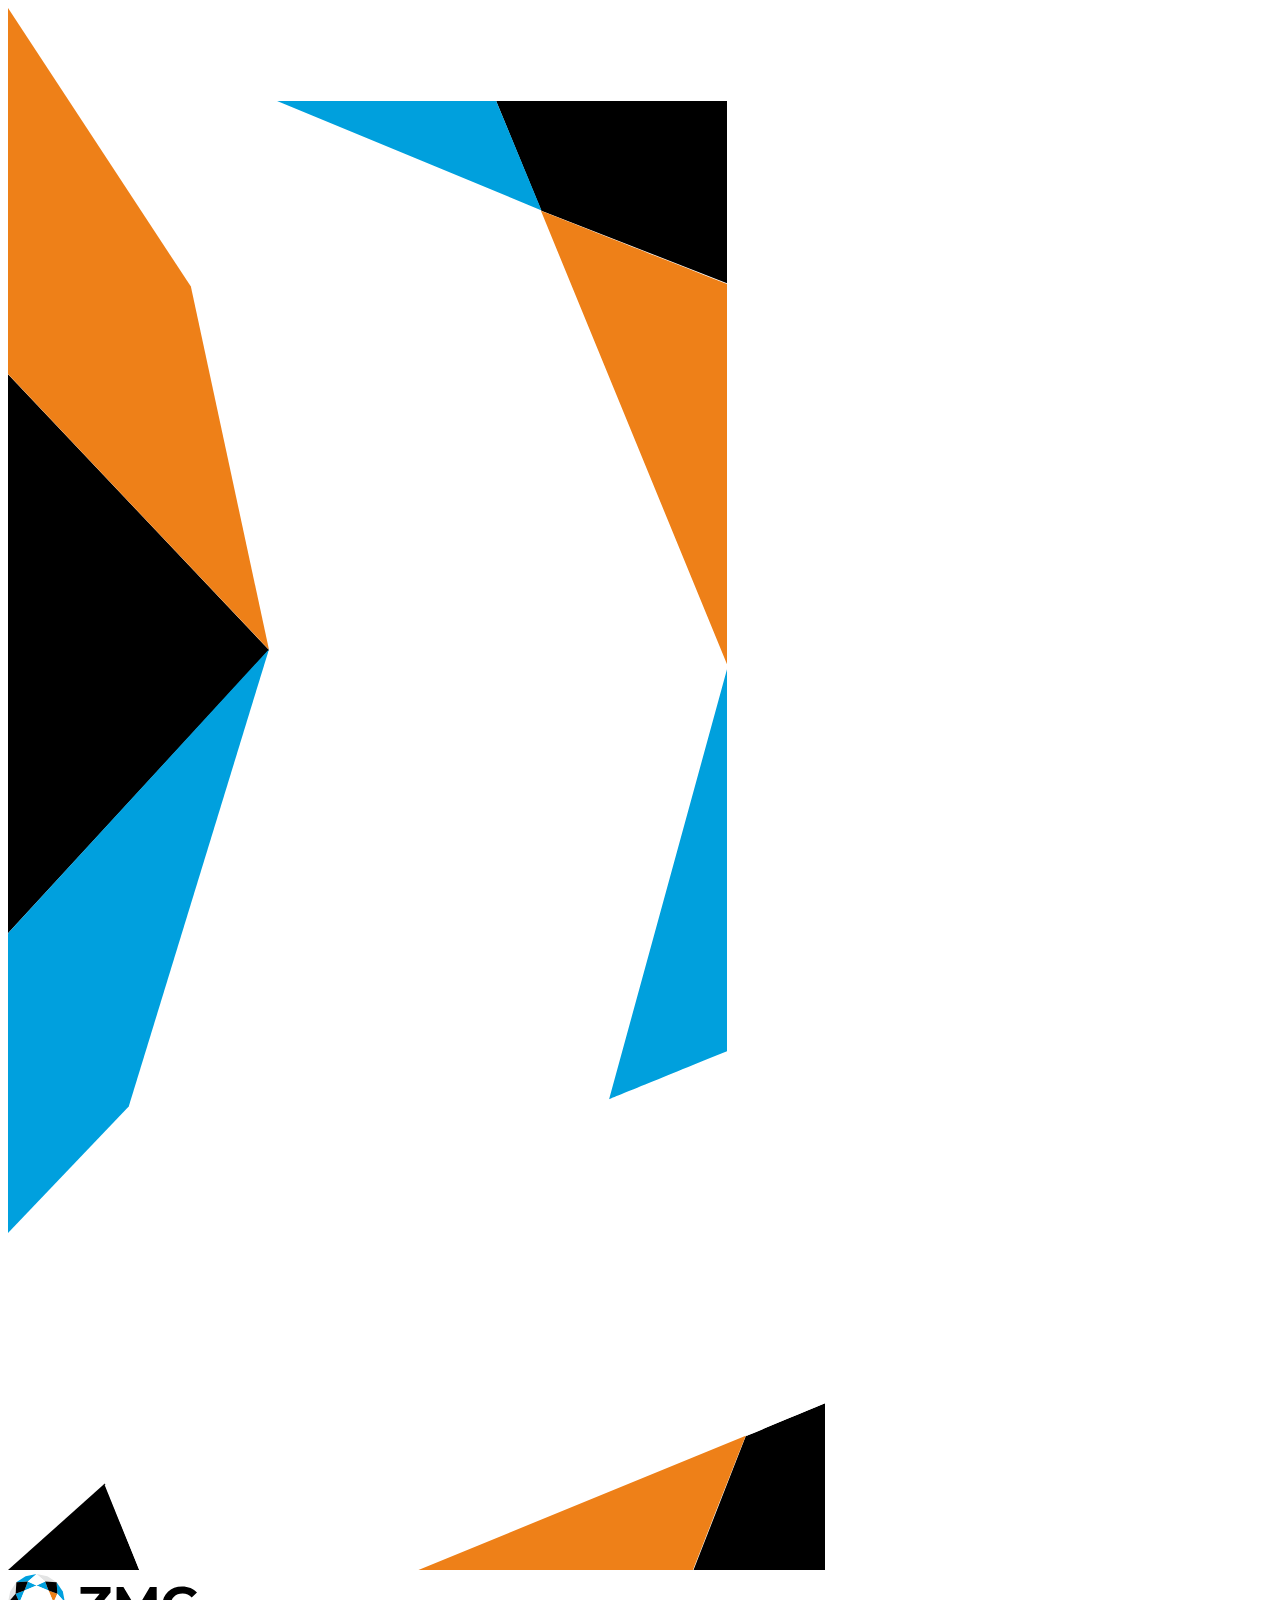
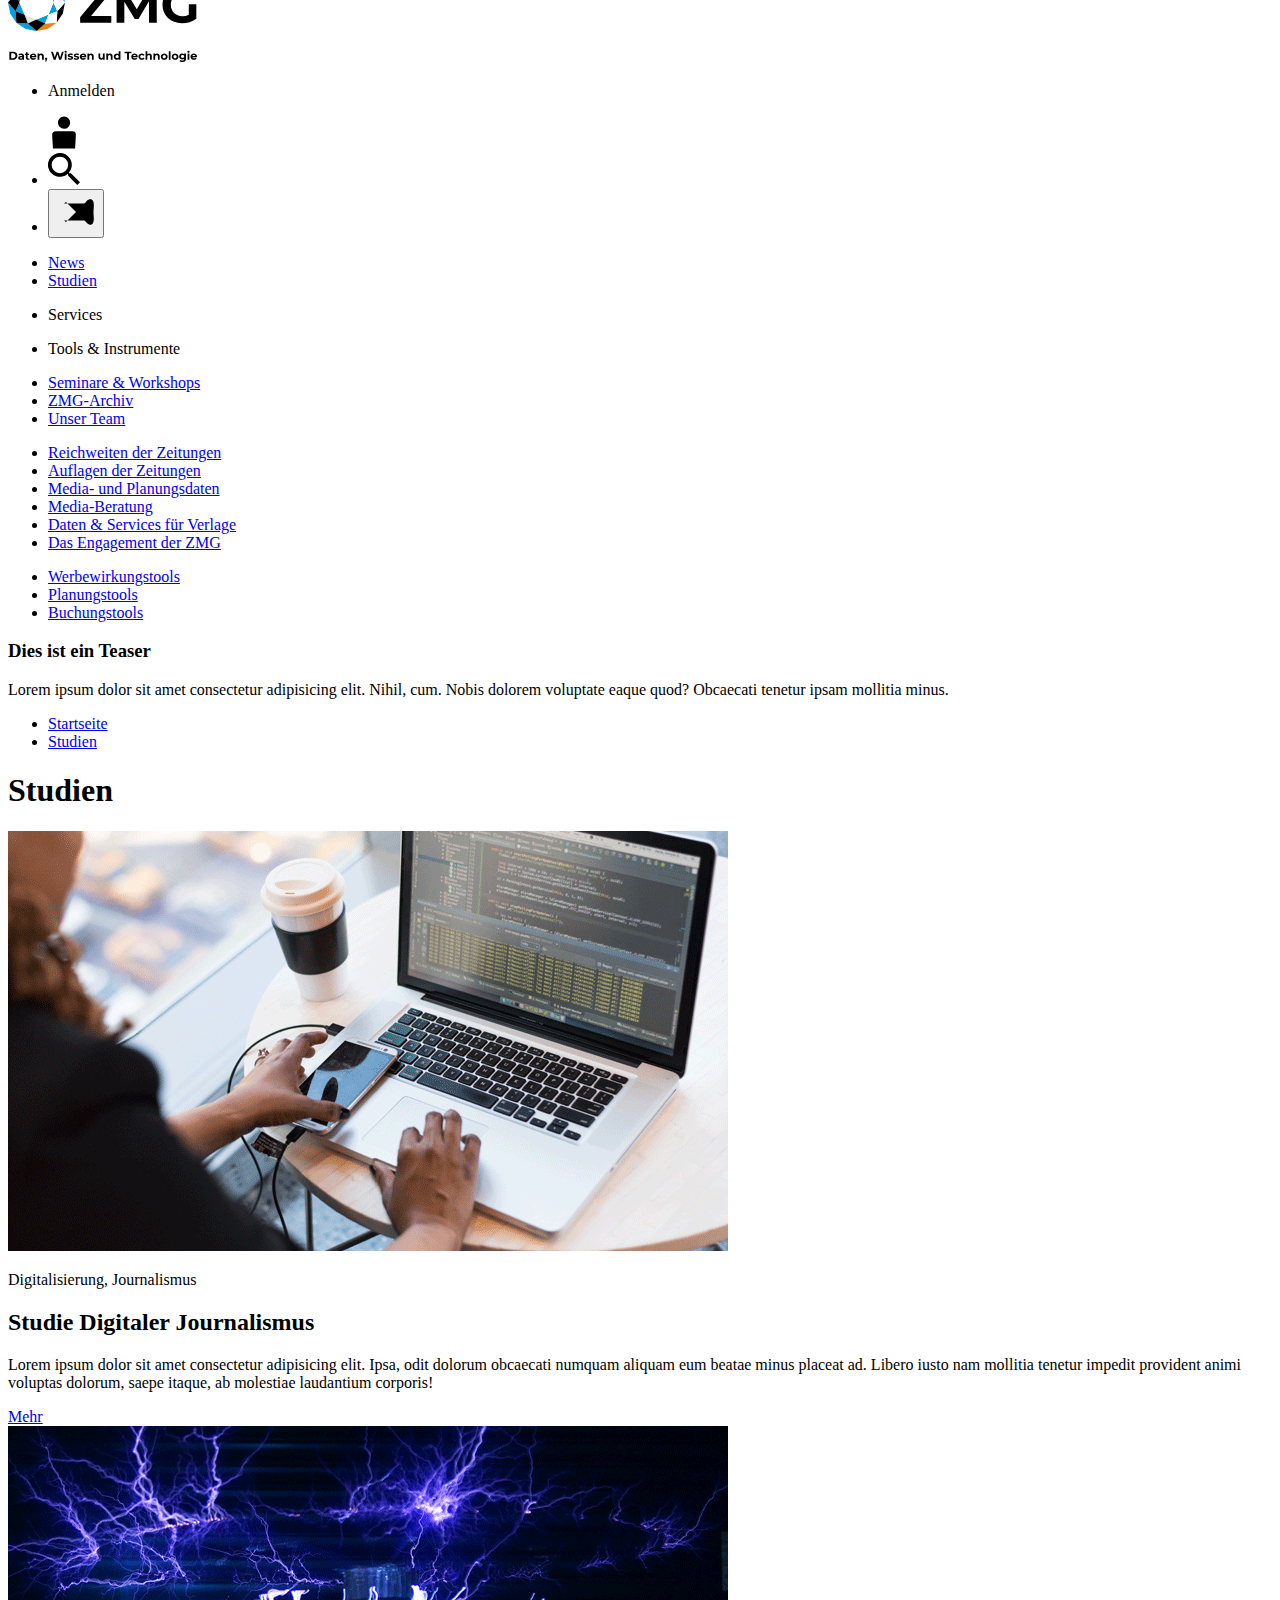
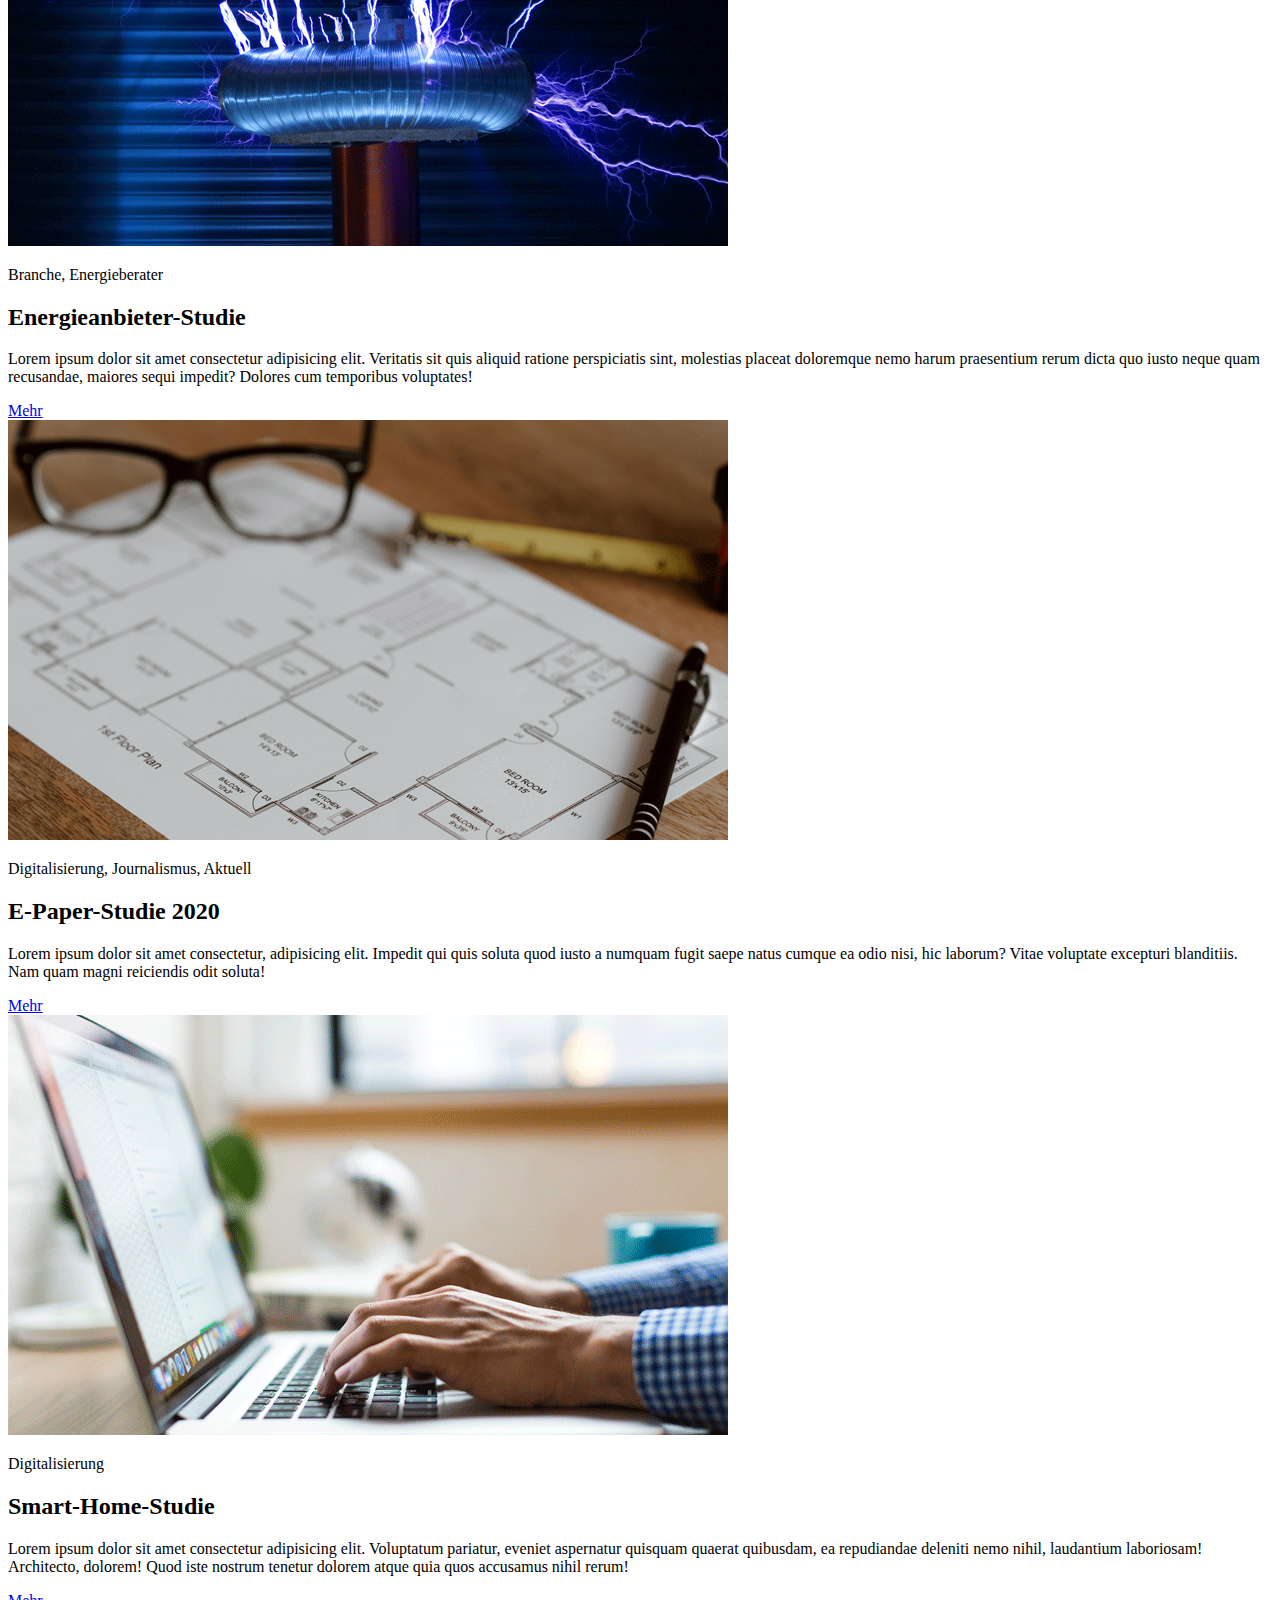
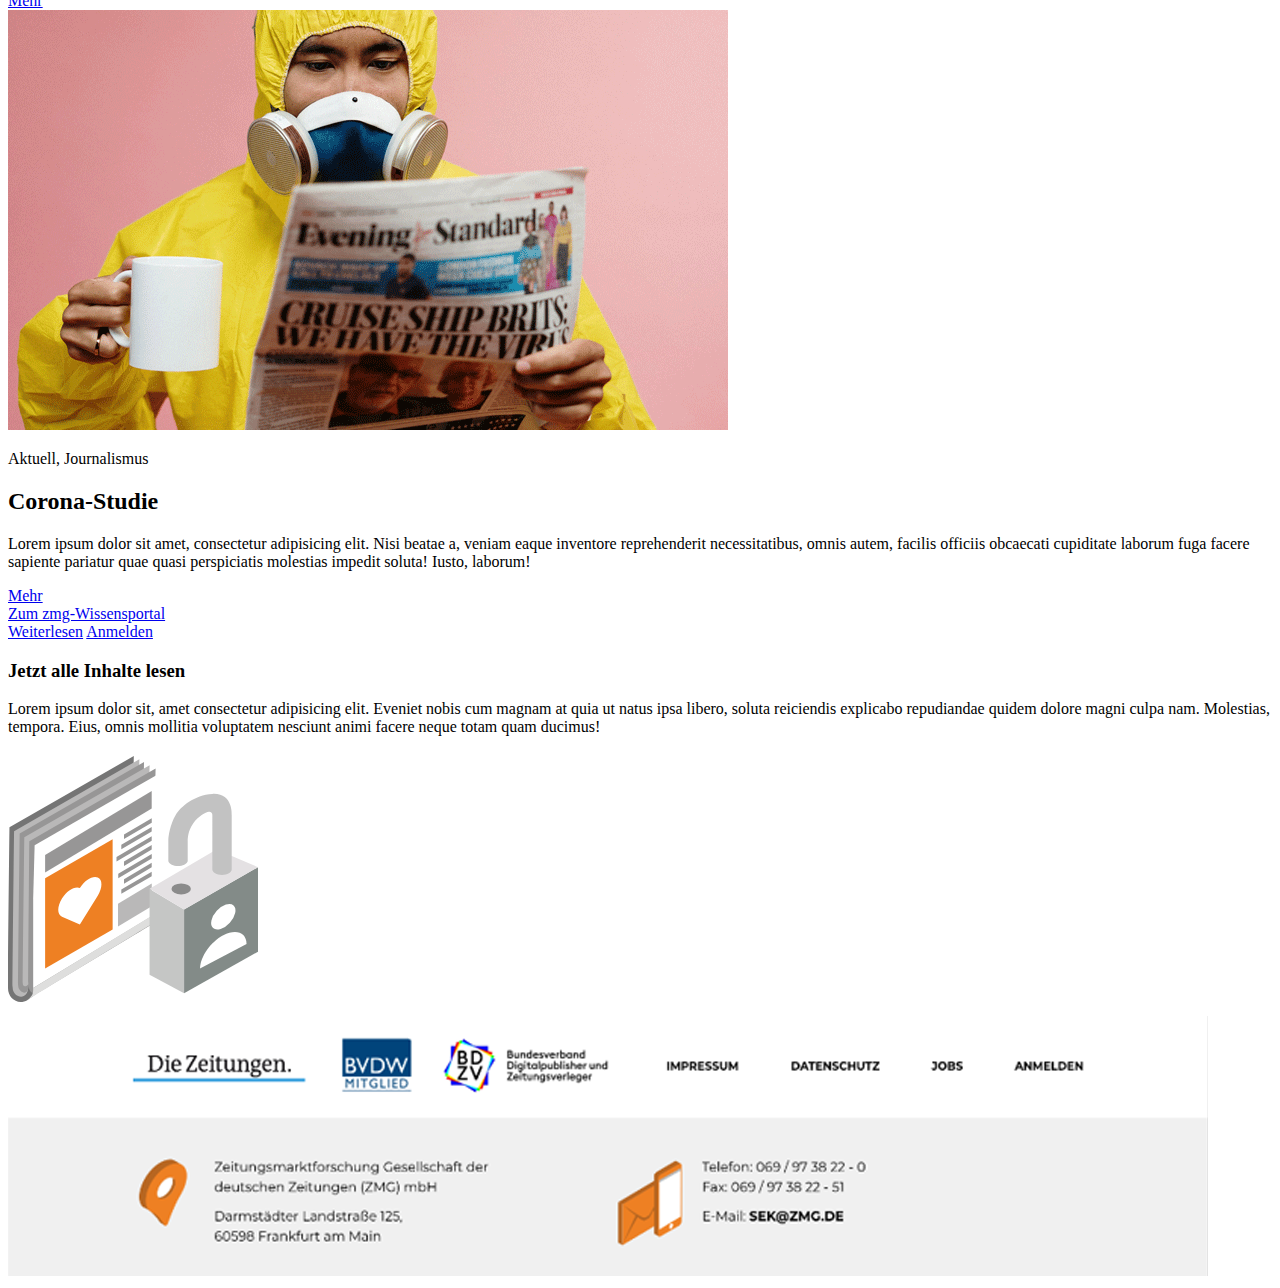
<file: Ressources/Private/secondsub.html>
<!DOCTYPE html>
<html lang="en">

<head>
    <meta charset="UTF-8">
    <meta http-equiv="X-UA-Compatible" content="IE=edge">
    <meta name="viewport" content="width=device-width, initial-scale=1.0">
    <link rel="stylesheet" href="./styles/scss/secondsub.scss">
    <title>ZMG: Studien</title>
</head>

<body>

    <img class="background-left" src="../img/bg_objekt_links.svg" alt="background">
    <img class="background-right" src="../img/bg_objekt_oben_rechts.svg" alt="background">
    <img class="background-right-bottom" src="../img/bg_objekt_unten_rechts_menu.svg" alt="background">
    
    <div class="nav-container">
        <nav class="navbar">
            <div class="logo">
                <a href="index.html"><img src="../img/zmg_logo.svg" alt="Logo"></a>
            </div>
            <ul class=nav-items>
                <li><p>Anmelden</p><svg xmlns="http://www.w3.org/2000/svg" width="32" height="33" viewBox="0 0 32 33">
                    <g id="Person" transform="translate(-1256 -3484.5)">
                      <rect id="Rechteck_111" data-name="Rechteck 111" width="32" height="32" transform="translate(1256 3485)" fill="#fff" opacity="0"/>
                      <path id="Schnittmenge_4" data-name="Schnittmenge 4" d="M-9900.238-10c-.275-4.4-.527-8.81-.781-13.215-.158-2.725,1.029-3.982,3.781-3.993,2.711-.012,5.42,0,8.129,0,.9,0,1.807,0,2.709,0,1.887,0,3.773-.006,5.66.01,2.4.019,3.48,1.03,3.406,3.438-.105,3.574-.34,7.146-.561,10.715q-.1,1.526-.205,3.05Zm11.182-19.681a6.2,6.2,0,0,1-6.172-6.226A5.963,5.963,0,0,1-9889.2-42a5.978,5.978,0,0,1,6.146,6.108,6.146,6.146,0,0,1-5.965,6.21Z" transform="translate(11161.182 3526.999)" stroke="rgba(0,0,0,0)" stroke-miterlimit="10" stroke-width="1"/>
                    </g>
                  </svg></li>
                <li><svg xmlns="http://www.w3.org/2000/svg" width="32" height="32" viewBox="0 0 32 32">
                    <g id="Lupe" transform="translate(-1295 -3485)">
                      <rect id="Rechteck_112" data-name="Rechteck 112" width="32" height="32" transform="translate(1295 3485)" fill="#fff" opacity="0"/>
                      <path id="Icon_material-search" data-name="Icon material-search" d="M27.37,24.626H25.925l-.512-.494a11.91,11.91,0,1,0-1.281,1.281l.494.512V27.37l9.148,9.13L36.5,33.774Zm-10.978,0a8.233,8.233,0,1,1,8.233-8.233A8.222,8.222,0,0,1,16.393,24.626Z" transform="translate(1290.5 3480.5)"/>
                    </g>
                  </svg>
                  </li>
                <li> <button class="menuButton show-menu" onclick="this.classList.toggle('opened');this.setAttribute('aria-expanded', this.classList.contains('opened'))" aria-label="Main Menu">
                    <svg width="40" height="40" viewBox="0 0 100 100">
                      <path class="line line1" d="M 20,29.000046 H 80.000231 C 80.000231,29.000046 94.498839,28.817352 94.532987,66.711331 94.543142,77.980673 90.966081,81.670246 85.259173,81.668997 79.552261,81.667751 75.000211,74.999942 75.000211,74.999942 L 25.000021,25.000058" />
                      <path class="line line2" d="M 20,50 H 80" />
                      <path class="line line3" d="M 20,70.999954 H 80.000231 C 80.000231,70.999954 94.498839,71.182648 94.532987,33.288669 94.543142,22.019327 90.966081,18.329754 85.259173,18.331003 79.552261,18.332249 75.000211,25.000058 75.000211,25.000058 L 25.000021,74.999942" />
                    </svg>
                  </button>
                </li>
            </ul>
        </nav>
    </div>

    <div class="menu hidden">
        <ul class="nav-level-1">
            <li><a href="sub.html">News</a></li>
            <li><a href="sub.html">Studien</a></li>
            <li><p class="has-subPage services">Services</p></li>
            <li><p class="has-subPage tools">Tools & Instrumente</p></li>
            <li><a href="sub.html">Seminare & Workshops</a></li>
            <li><a href="sub.html">ZMG-Archiv</a></li>
            <li><a href="sub.html">Unser Team</a></li>
        </ul>
        <ul class="nav-level-2 level-2-services hidden">
            <li><a href="sub.html">Reichweiten der Zeitungen</a></li>
            <li><a href="sub.html">Auflagen der Zeitungen</a></li>
            <li><a href="sub.html">Media- und Planungsdaten</a></li>
            <li><a href="sub.html">Media-Beratung</a></li>
            <li><a href="sub.html">Daten & Services für Verlage</a></li>
            <li><a href="sub.html">Das Engagement der ZMG</a></li>
        </ul>

        <ul class="nav-level-2 level-2-tools hidden ">
            <li><a href="sub.html">Werbewirkungstools</a></li>
            <li><a href="sub.html">Planungstools</a></li>
            <li><a href="sub.html">Buchungstools</a></li>
        </ul>
        <div class="menu-teaser hidden">
            <div class="menu-teaser-image">
            </div>
            <h3>Dies ist ein Teaser</h3>
            <p>Lorem ipsum dolor sit amet consectetur adipisicing elit. Nihil, cum. Nobis dolorem voluptate eaque quod? Obcaecati tenetur ipsam mollitia minus.</p>
        </div>
    </div>

    <div class="content-wrapper">
    
        <div class="bread-crumb">
            <ul>
                <li><a href="index.html">Startseite</a></li>
                <li><a href="secondsub.html">Studien</a></li>
            </ul>
        </div>

        <main>
            <h1>Studien</h1>

            <div class="teaser">
                <img src="../img/teaser/1.png" alt="first-teaser">
                <div class="teaser-content">
                    <p class="teaser-category">Digitalisierung, Journalismus</p>
                    <h2 class="teaser-title">Studie Digitaler Journalismus</h2>
                    <p>Lorem ipsum dolor sit amet consectetur adipisicing elit. Ipsa, odit dolorum obcaecati numquam aliquam eum beatae minus placeat ad. Libero iusto nam mollitia tenetur impedit provident animi voluptas dolorum, saepe itaque, ab molestiae laudantium corporis!</p>
                    <a href="sub.html">Mehr</a>
                </div>
            </div>
            <div class="teaser">
                <img src="../img/teaser/3.png" alt="second-teaser">
                <div class="teaser-content">
                    <p class="teaser-category">Branche, Energieberater</p>
                    <h2 class="teaser-title">Energieanbieter-Studie</h2>
                    <p>Lorem ipsum dolor sit amet consectetur adipisicing elit. Veritatis sit quis aliquid ratione perspiciatis sint, molestias placeat doloremque nemo harum praesentium rerum dicta quo iusto neque quam recusandae, maiores sequi impedit? Dolores cum temporibus voluptates!</p>
                    <a href="sub.html">Mehr</a>
                </div>
            </div>
            <div class="teaser">
                <img src="../img/teaser/4.png" alt="third-teaser">
                <div class="teaser-content">
                    <p class="teaser-category">Digitalisierung, Journalismus, Aktuell</p>
                    <h2 class="teaser-title">E-Paper-Studie 2020</h2>
                    <p>Lorem ipsum dolor sit amet consectetur, adipisicing elit. Impedit qui quis soluta quod iusto a numquam fugit saepe natus cumque ea odio nisi, hic laborum? Vitae voluptate excepturi blanditiis. Nam quam magni reiciendis odit soluta!</p>
                    <a href="sub.html">Mehr</a>
                </div>
            </div>
            <div class="teaser">
                <img src="../img/teaser/2.png" alt="third-teaser">
                <div class="teaser-content">
                    <p class="teaser-category">Digitalisierung</p>
                    <h2 class="teaser-title">Smart-Home-Studie</h2>
                    <p>Lorem ipsum dolor sit amet consectetur adipisicing elit. Voluptatum pariatur, eveniet aspernatur quisquam quaerat quibusdam, ea repudiandae deleniti nemo nihil, laudantium laboriosam! Architecto, dolorem! Quod iste nostrum tenetur dolorem atque quia quos accusamus nihil rerum!</p>
                    <a href="sub.html">Mehr</a>
                </div>
            </div>
            <div class="teaser">
                <img src="../img/teaser/5.png" alt="first-teaser">
                <div class="teaser-content">
                    <p class="teaser-category">Aktuell, Journalismus</p>
                    <h2 class="teaser-title">Corona-Studie</h2>
                    <p>Lorem ipsum dolor sit amet, consectetur adipisicing elit. Nisi beatae a, veniam eaque inventore reprehenderit necessitatibus, omnis autem, facilis officiis obcaecati cupiditate laborum fuga facere sapiente pariatur quae quasi perspiciatis molestias impedit soluta! Iusto, laborum!</p>
                    <a href="sub.html">Mehr</a>
                </div>
            </div>

            <a href="sub.html" class="cta">Zum zmg-Wissensportal</a>

            <div class="content-element-2">
                <div class="teaser">
                    <a href="sub">Weiterlesen</a>
                    <a href="sub">Anmelden</a>
                </div>
                <div class="teaser-content">
                    <div class="teaser-text">
                        <h3>Jetzt alle Inhalte lesen</h3>
                        <p>Lorem ipsum dolor sit, amet consectetur adipisicing elit. Eveniet nobis cum magnam at quia ut
                            natus ipsa libero, soluta reiciendis explicabo repudiandae quidem dolore magni culpa nam.
                            Molestias, tempora. Eius, omnis mollitia voluptatem nesciunt animi facere neque totam quam
                            ducimus!</p>
                    </div>
                    <img src="../img/illu_mitgleidschafft.svg" alt="">
                </div>
            </div>
        </main>

    </div> <!--Wrapper closing-->

    <div class="footer-container">
        <img src="../img/teaser/footer.png" alt="">
    </div>

    <script src="https://ajax.googleapis.com/ajax/libs/jquery/3.6.0/jquery.min.js"></script>
    <script src="./js/main.js"></script>
</body>

</html>
</file>
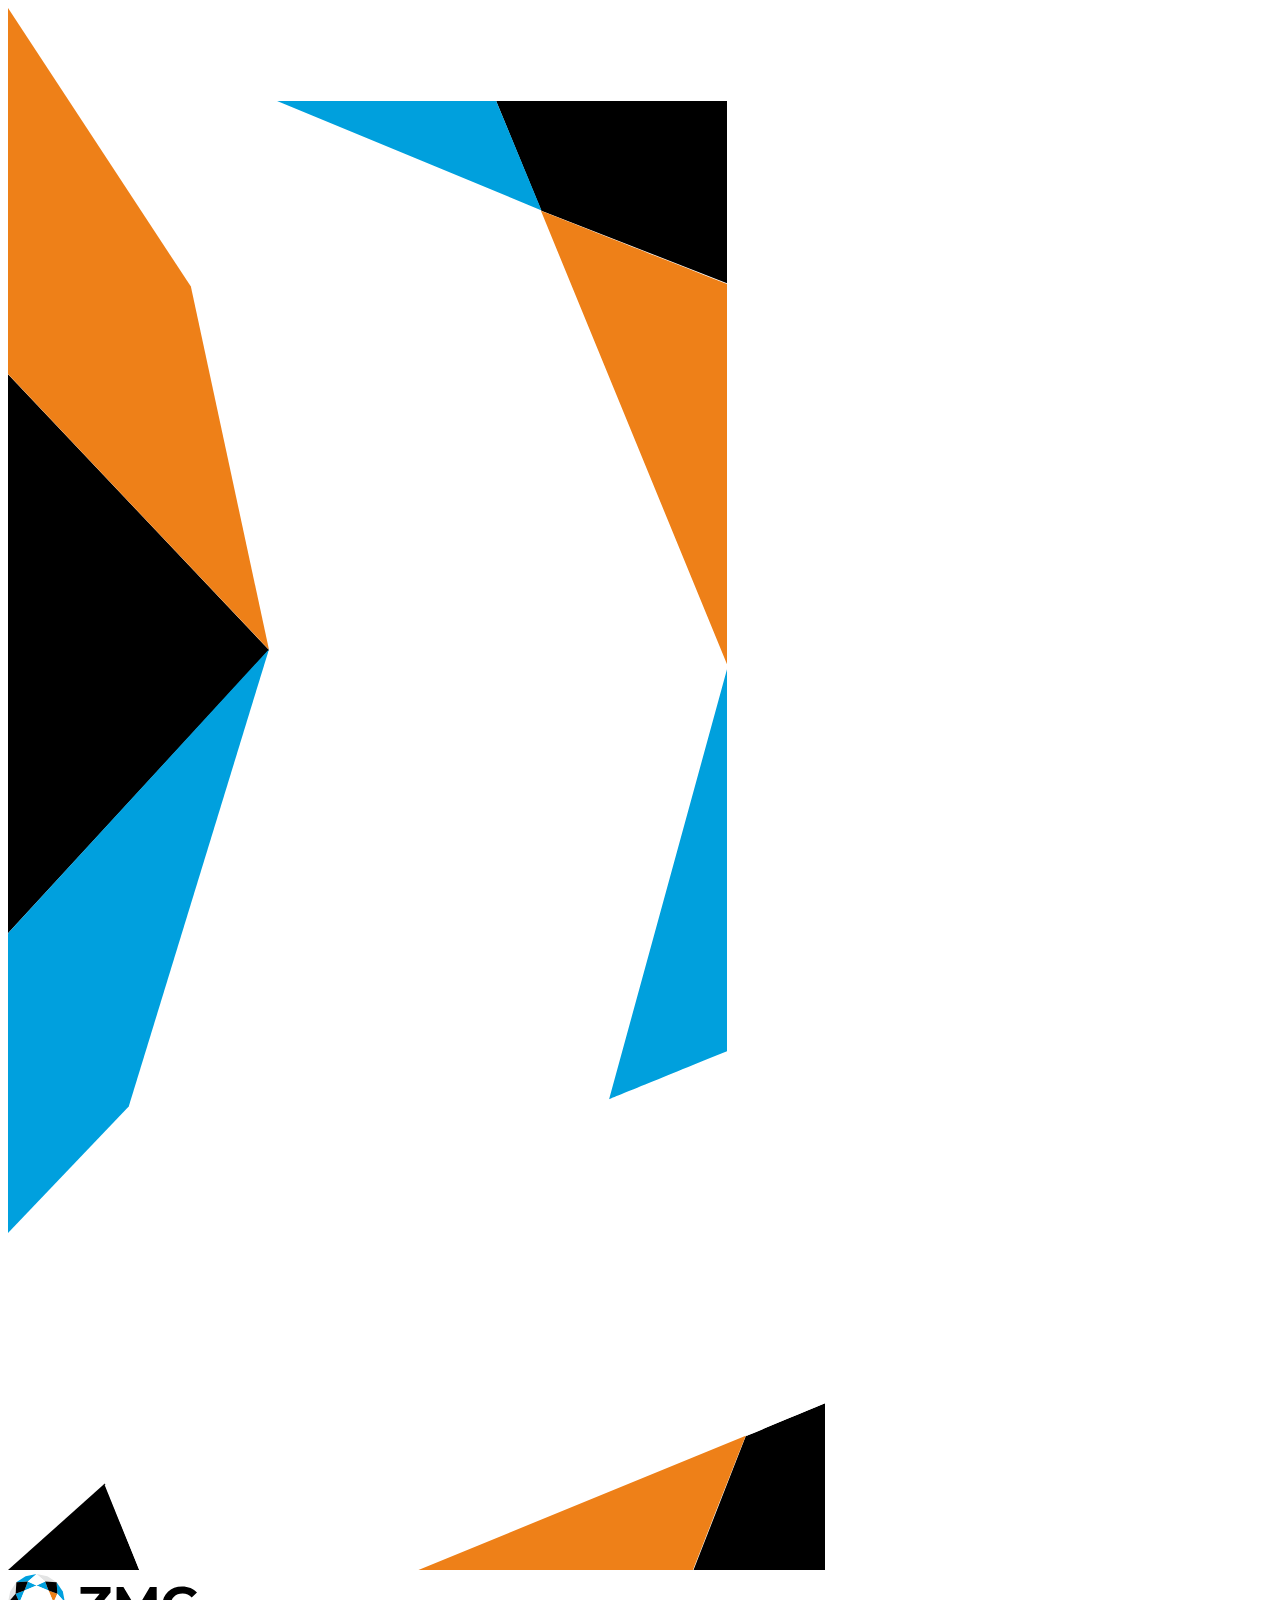
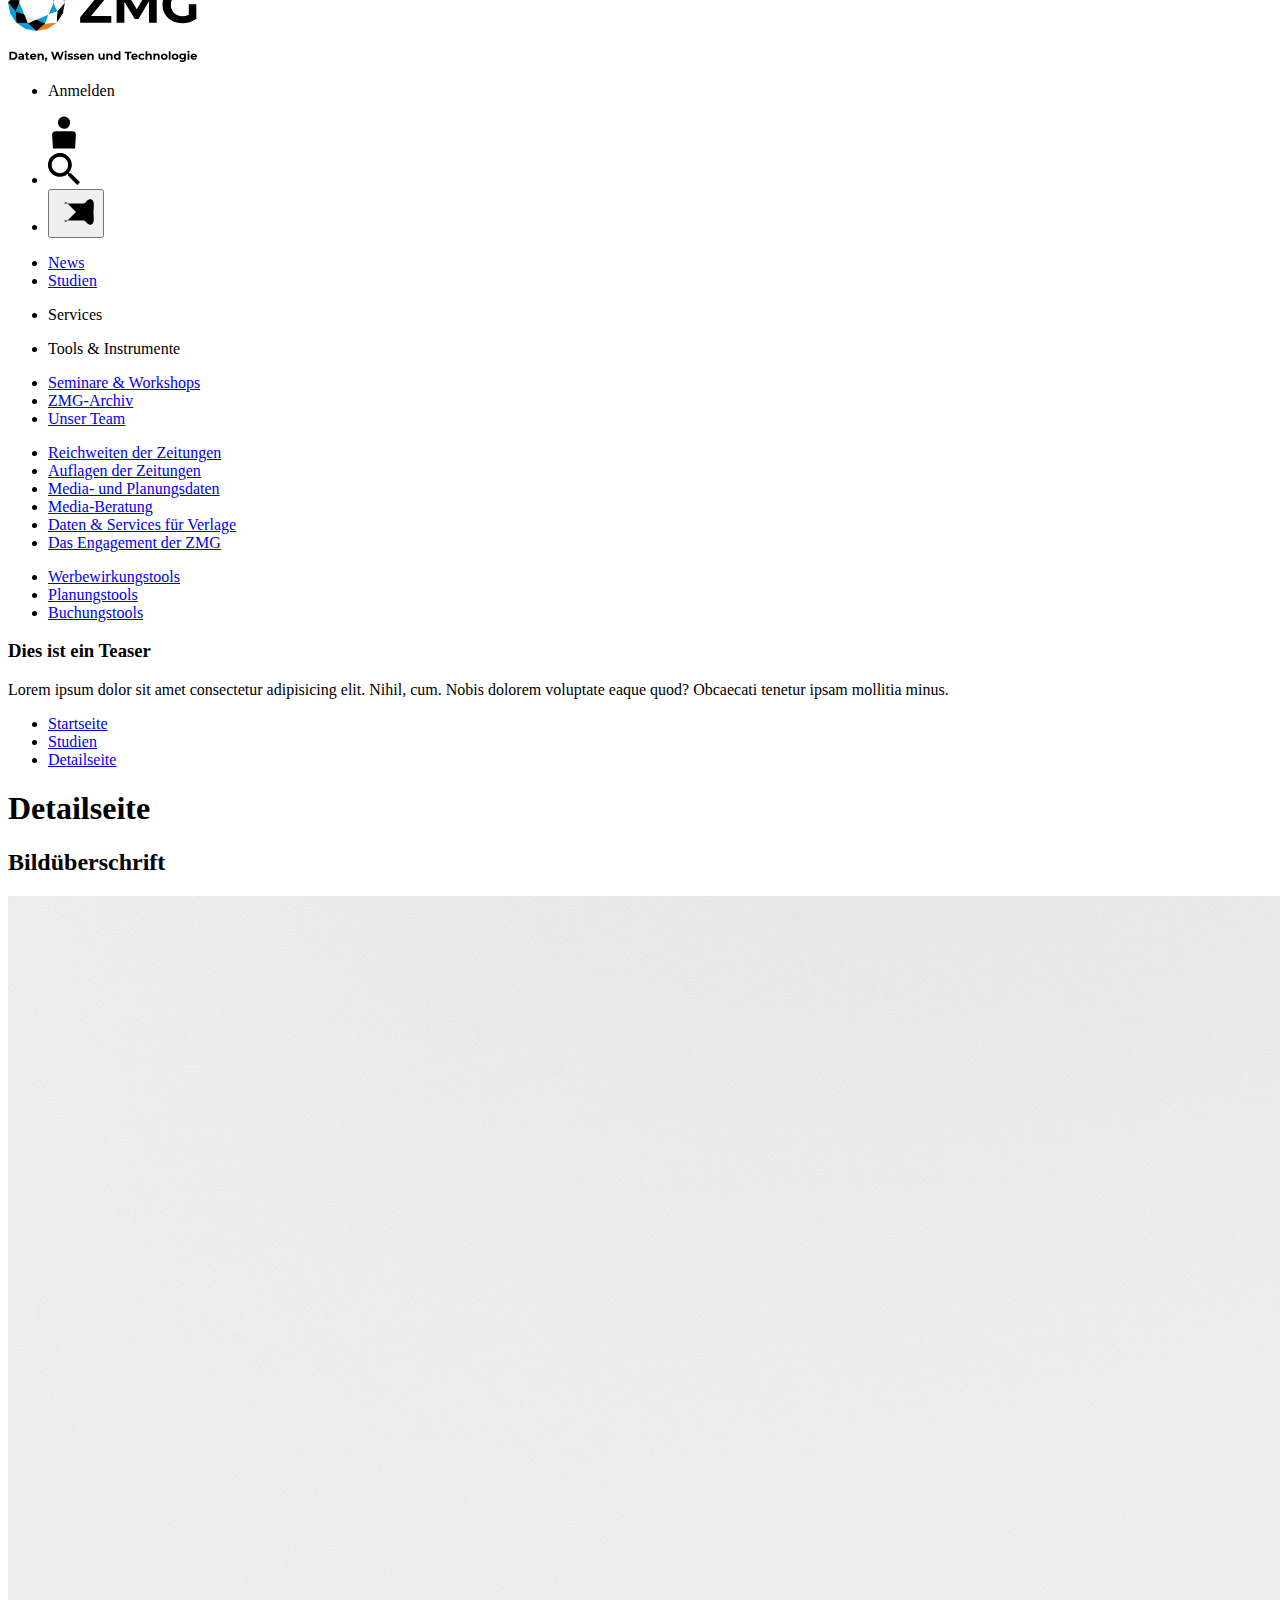
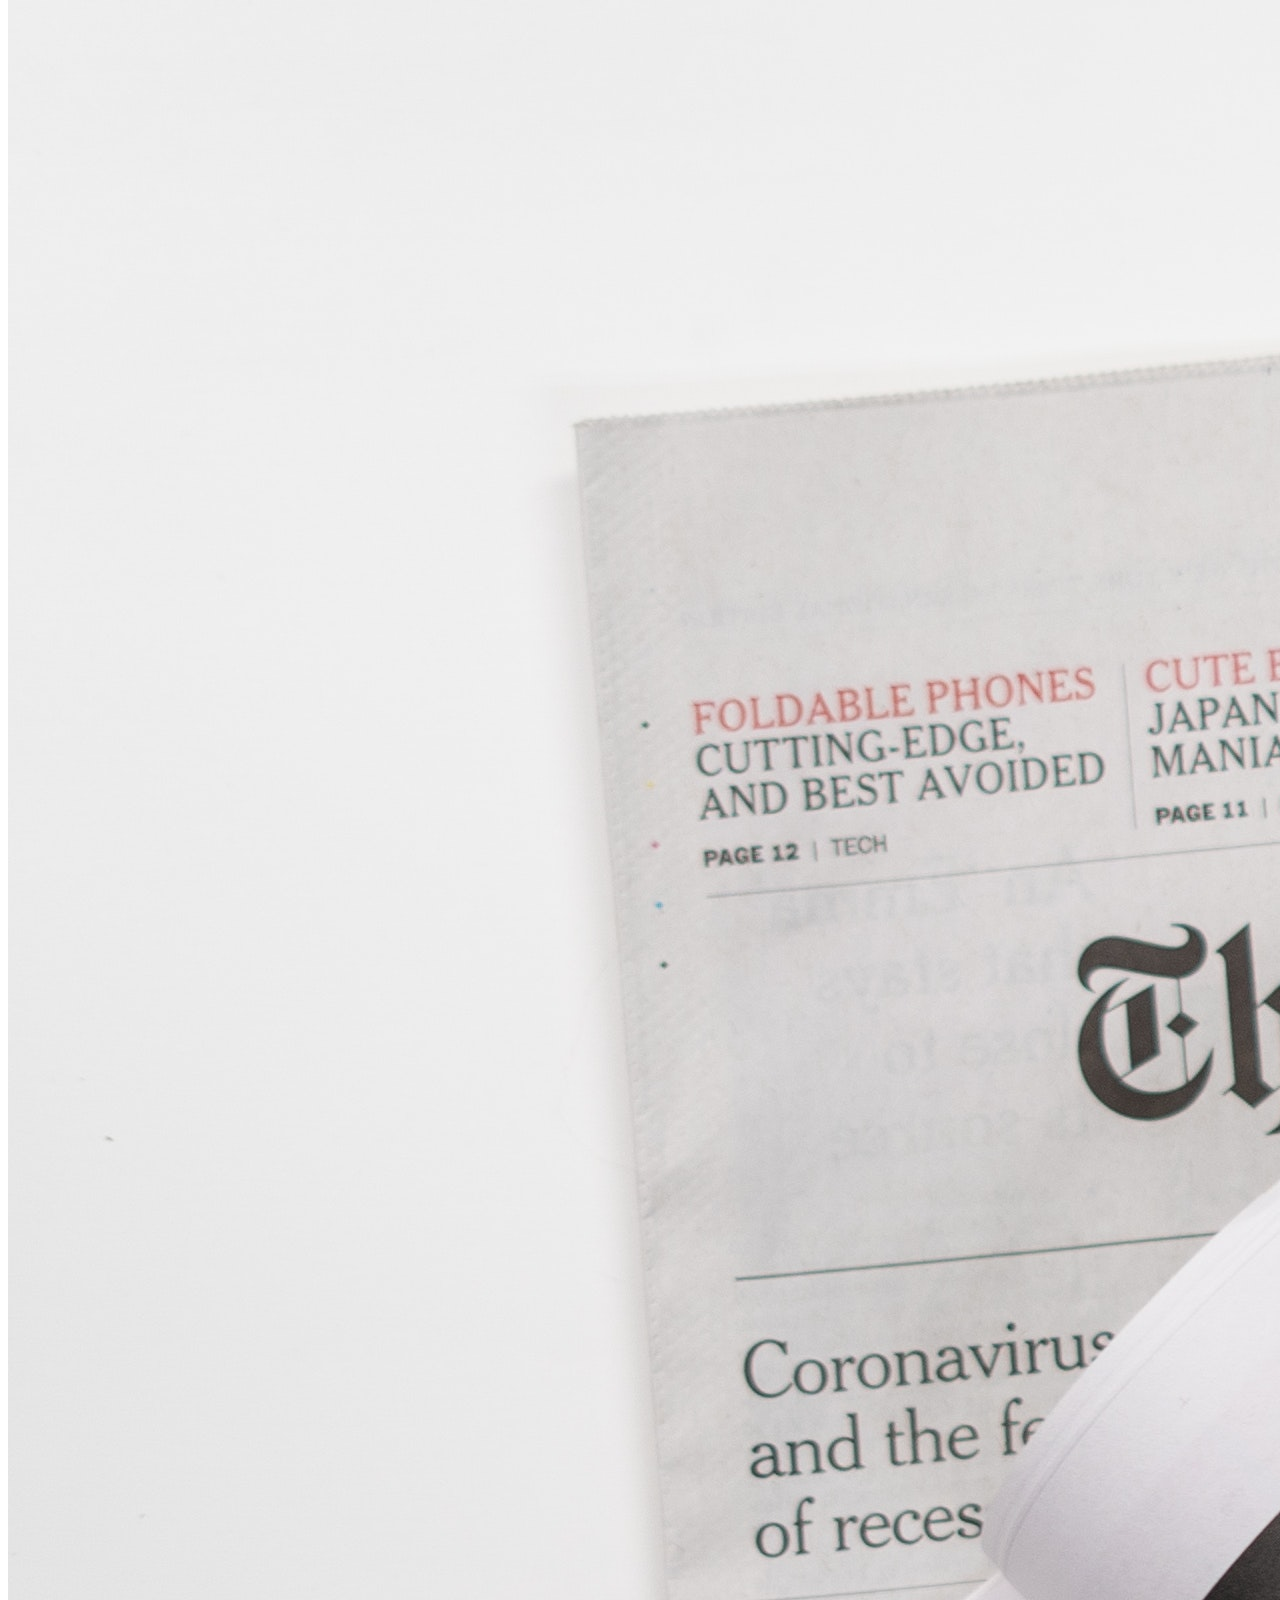
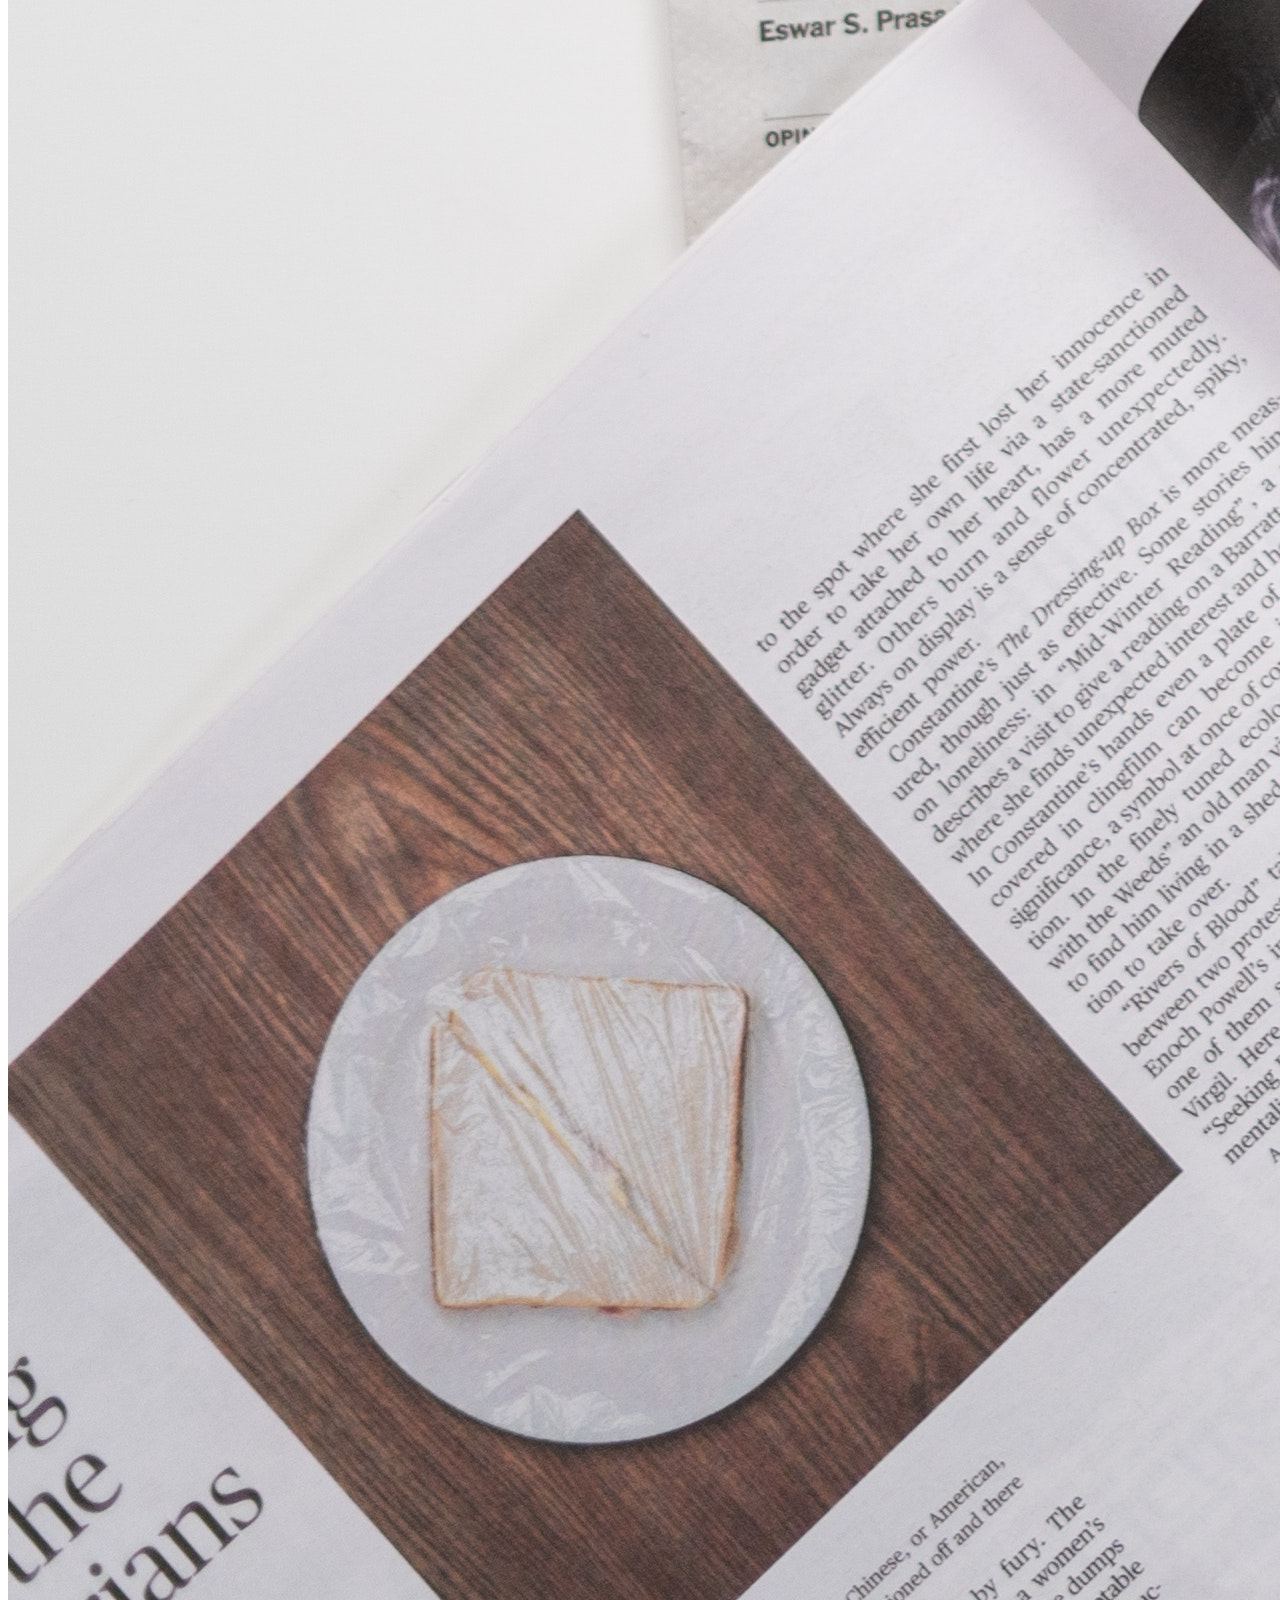
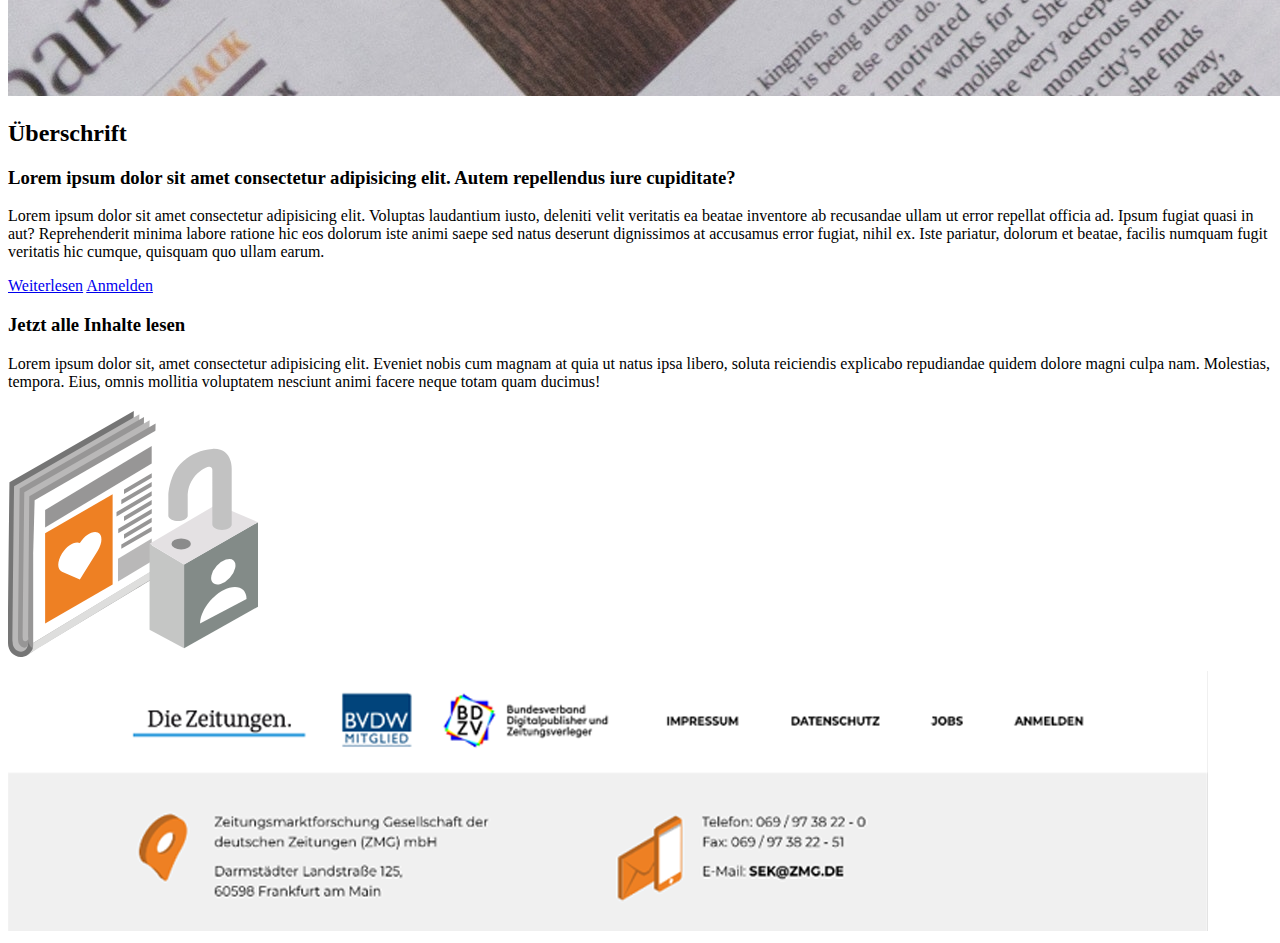
<file: Ressources/Private/sub.html>
<!DOCTYPE html>
<html lang="en">

<head>
    <meta charset="UTF-8">
    <meta http-equiv="X-UA-Compatible" content="IE=edge">
    <meta name="viewport" content="width=device-width, initial-scale=1.0">
    <link rel="stylesheet" href="./styles/scss/subpage.scss">
    <title>ZMG: Detailseite</title>
</head>

<body>
    <img class="background-left" src="../img/bg_objekt_links.svg" alt="background">
    <img class="background-right" src="../img/bg_objekt_oben_rechts.svg" alt="background">
    <img class="background-right-bottom" src="../img/bg_objekt_unten_rechts_menu.svg" alt="background">
    
    <div class="nav-container">
        <nav class="navbar">
            <div class="logo">
                <a href="index.html"><img src="../img/zmg_logo.svg" alt="Logo"></a>
            </div>
            <ul class=nav-items>
                <li><p>Anmelden</p><svg xmlns="http://www.w3.org/2000/svg" width="32" height="33" viewBox="0 0 32 33">
                    <g id="Person" transform="translate(-1256 -3484.5)">
                      <rect id="Rechteck_111" data-name="Rechteck 111" width="32" height="32" transform="translate(1256 3485)" fill="#fff" opacity="0"/>
                      <path id="Schnittmenge_4" data-name="Schnittmenge 4" d="M-9900.238-10c-.275-4.4-.527-8.81-.781-13.215-.158-2.725,1.029-3.982,3.781-3.993,2.711-.012,5.42,0,8.129,0,.9,0,1.807,0,2.709,0,1.887,0,3.773-.006,5.66.01,2.4.019,3.48,1.03,3.406,3.438-.105,3.574-.34,7.146-.561,10.715q-.1,1.526-.205,3.05Zm11.182-19.681a6.2,6.2,0,0,1-6.172-6.226A5.963,5.963,0,0,1-9889.2-42a5.978,5.978,0,0,1,6.146,6.108,6.146,6.146,0,0,1-5.965,6.21Z" transform="translate(11161.182 3526.999)" stroke="rgba(0,0,0,0)" stroke-miterlimit="10" stroke-width="1"/>
                    </g>
                  </svg></li>
                <li><svg xmlns="http://www.w3.org/2000/svg" width="32" height="32" viewBox="0 0 32 32">
                    <g id="Lupe" transform="translate(-1295 -3485)">
                      <rect id="Rechteck_112" data-name="Rechteck 112" width="32" height="32" transform="translate(1295 3485)" fill="#fff" opacity="0"/>
                      <path id="Icon_material-search" data-name="Icon material-search" d="M27.37,24.626H25.925l-.512-.494a11.91,11.91,0,1,0-1.281,1.281l.494.512V27.37l9.148,9.13L36.5,33.774Zm-10.978,0a8.233,8.233,0,1,1,8.233-8.233A8.222,8.222,0,0,1,16.393,24.626Z" transform="translate(1290.5 3480.5)"/>
                    </g>
                  </svg>
                  </li>
                <li> <button class="menuButton show-menu" onclick="this.classList.toggle('opened');this.setAttribute('aria-expanded', this.classList.contains('opened'))" aria-label="Main Menu">
                    <svg width="40" height="40" viewBox="0 0 100 100">
                      <path class="line line1" d="M 20,29.000046 H 80.000231 C 80.000231,29.000046 94.498839,28.817352 94.532987,66.711331 94.543142,77.980673 90.966081,81.670246 85.259173,81.668997 79.552261,81.667751 75.000211,74.999942 75.000211,74.999942 L 25.000021,25.000058" />
                      <path class="line line2" d="M 20,50 H 80" />
                      <path class="line line3" d="M 20,70.999954 H 80.000231 C 80.000231,70.999954 94.498839,71.182648 94.532987,33.288669 94.543142,22.019327 90.966081,18.329754 85.259173,18.331003 79.552261,18.332249 75.000211,25.000058 75.000211,25.000058 L 25.000021,74.999942" />
                    </svg>
                  </button>
                </li>
            </ul>
        </nav>
    </div>

    <div class="menu hidden">
        <ul class="nav-level-1">
            <li><a href="index.html">News</a></li>
            <li><a href="index.html">Studien</a></li>
            <li>
                <p class="has-subPage services">Services</p>
            </li>
            <li>
                <p class="has-subPage tools">Tools & Instrumente</p>
            </li>
            <li><a href="index.html">Seminare & Workshops</a></li>
            <li><a href="index.html">ZMG-Archiv</a></li>
            <li><a href="index.html">Unser Team</a></li>
        </ul>
        <ul class="nav-level-2 level-2-services hidden">
            <li><a href="index.html">Reichweiten der Zeitungen</a></li>
            <li><a href="index.html">Auflagen der Zeitungen</a></li>
            <li><a href="index.html">Media- und Planungsdaten</a></li>
            <li><a href="index.html">Media-Beratung</a></li>
            <li><a href="index.html">Daten & Services für Verlage</a></li>
            <li><a href="index.html">Das Engagement der ZMG</a></li>
        </ul>

        <ul class="nav-level-2 level-2-tools hidden ">
            <li><a href="index.html">Werbewirkungstools</a></li>
            <li><a href="index.html">Planungstools</a></li>
            <li><a href="index.html">Buchungstools</a></li>
        </ul>
        <div class="menu-teaser hidden">
            <div class="menu-teaser-image">
            </div>
            <h3>Dies ist ein Teaser</h3>
            <p>Lorem ipsum dolor sit amet consectetur adipisicing elit. Nihil, cum. Nobis dolorem voluptate eaque quod?
                Obcaecati tenetur ipsam mollitia minus.</p>
        </div>
    </div>

    <div class="content-wrapper">

        <div class="bread-crumb">
            <ul>
                <li><a href="index.html">Startseite</a></li>
                <li><a href="secondsub.html">Studien</a></li>
                <li><a href="sub.html">Detailseite</a></li>
            </ul>
        </div>

        <main>
            <h1>Detailseite</h1>

            <div class="content-element-1">
                <h2 class="image-title">Bildüberschrift</h2>
                <div class="image-container">
                    <img src="../img/teaser/6.jpg" alt="cover">
                </div>
                <h2>Überschrift</h2>
                <h3>Lorem ipsum dolor sit amet consectetur adipisicing elit. Autem repellendus iure cupiditate?</h3>
                <p>Lorem ipsum dolor sit amet consectetur adipisicing elit. Voluptas laudantium iusto, deleniti velit
                    veritatis ea beatae inventore ab recusandae ullam ut error repellat officia ad. Ipsum fugiat quasi
                    in aut? Reprehenderit minima labore ratione hic eos dolorum iste animi saepe sed natus deserunt
                    dignissimos at accusamus error fugiat, nihil ex. Iste pariatur, dolorum et beatae, facilis numquam
                    fugit veritatis hic cumque, quisquam quo ullam earum.</p>
            </div>

            <div class="content-element-2">
                <div class="teaser">
                    <a href="index.html">Weiterlesen</a>
                    <a href="index.html">Anmelden</a>
                </div>
                <div class="teaser-content">
                    <div class="teaser-text">
                        <h3>Jetzt alle Inhalte lesen</h3>
                        <p>Lorem ipsum dolor sit, amet consectetur adipisicing elit. Eveniet nobis cum magnam at quia ut
                            natus ipsa libero, soluta reiciendis explicabo repudiandae quidem dolore magni culpa nam.
                            Molestias, tempora. Eius, omnis mollitia voluptatem nesciunt animi facere neque totam quam
                            ducimus!</p>
                    </div>
                    <img src="../img/illu_mitgleidschafft.svg" alt="">
                </div>
            </div>
        </main>

    </div>
    <!--Wrapper closing-->

    <div class="footer-container">
        <img src="../img/teaser/footer.png" alt="">
    </div>


    <script src="https://ajax.googleapis.com/ajax/libs/jquery/3.6.0/jquery.min.js"></script>
    <script src="./js/main.js"></script>
</body>

</html>
</file>
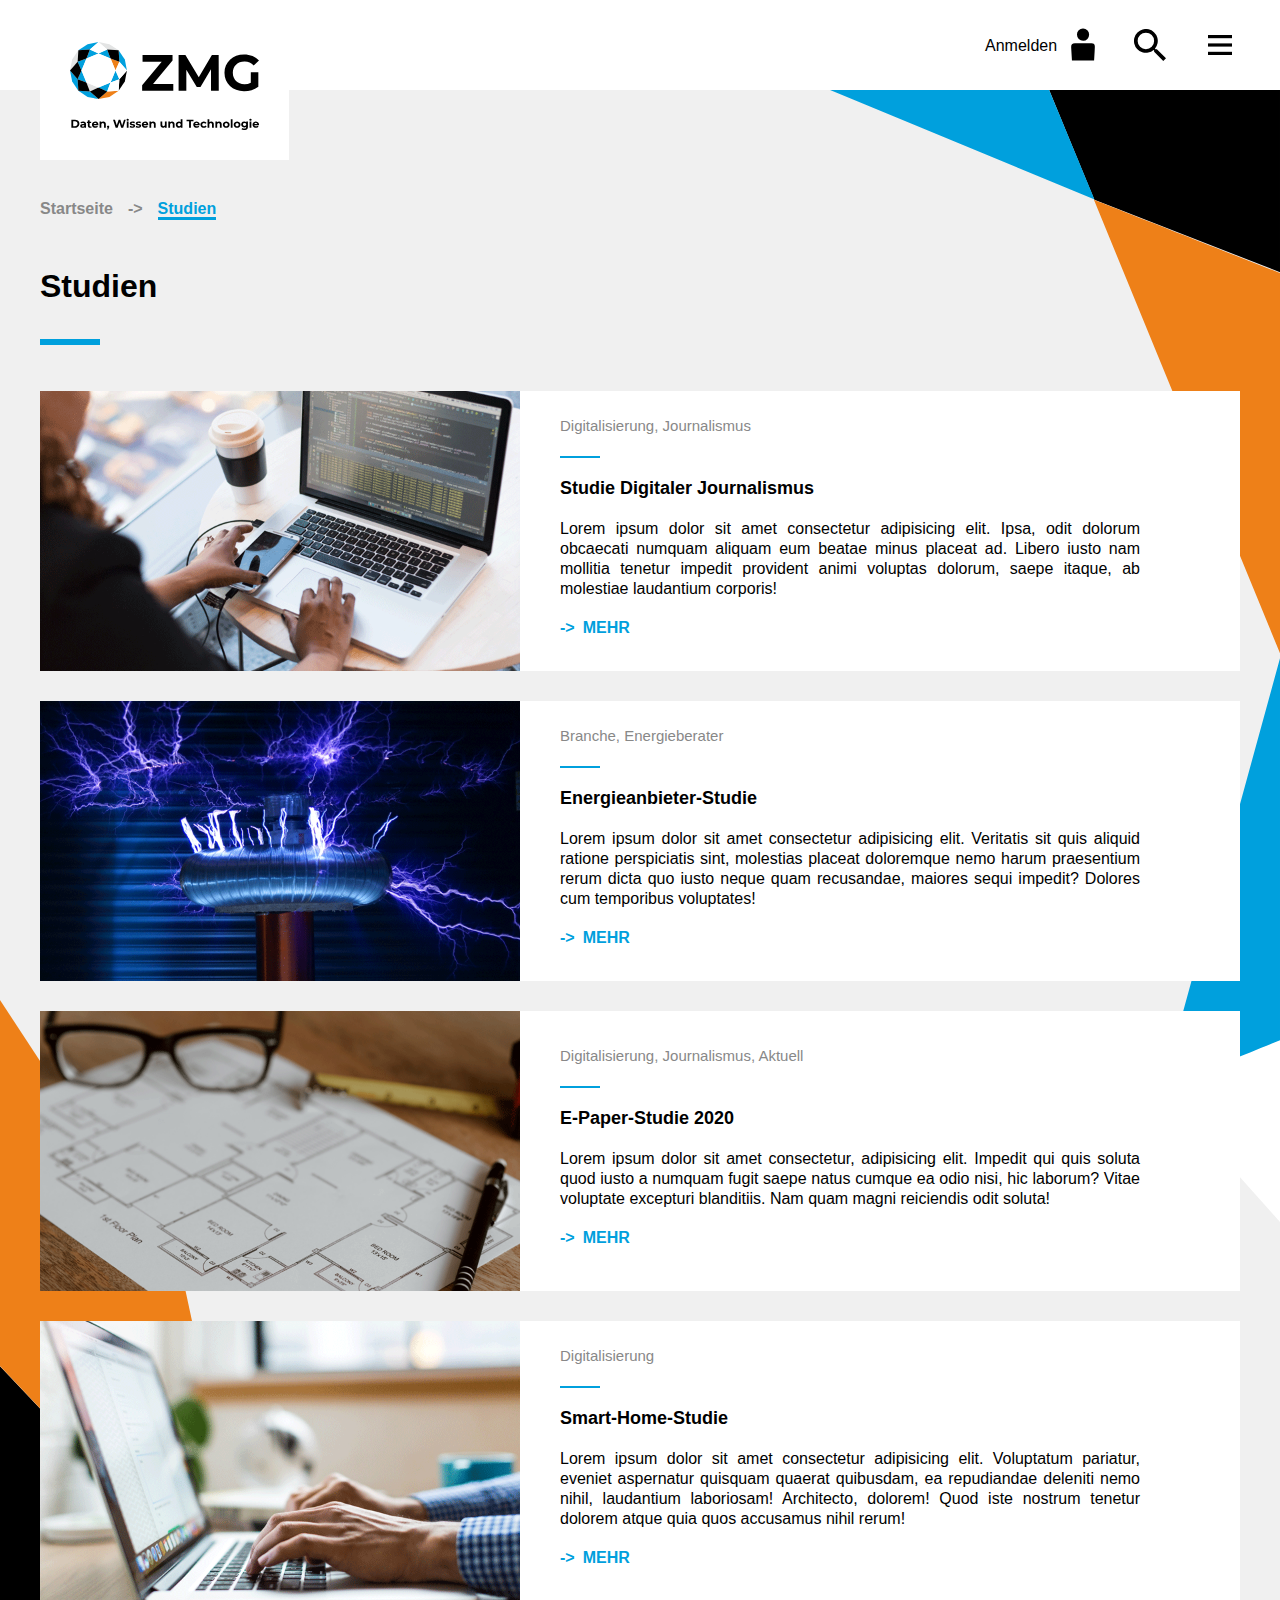
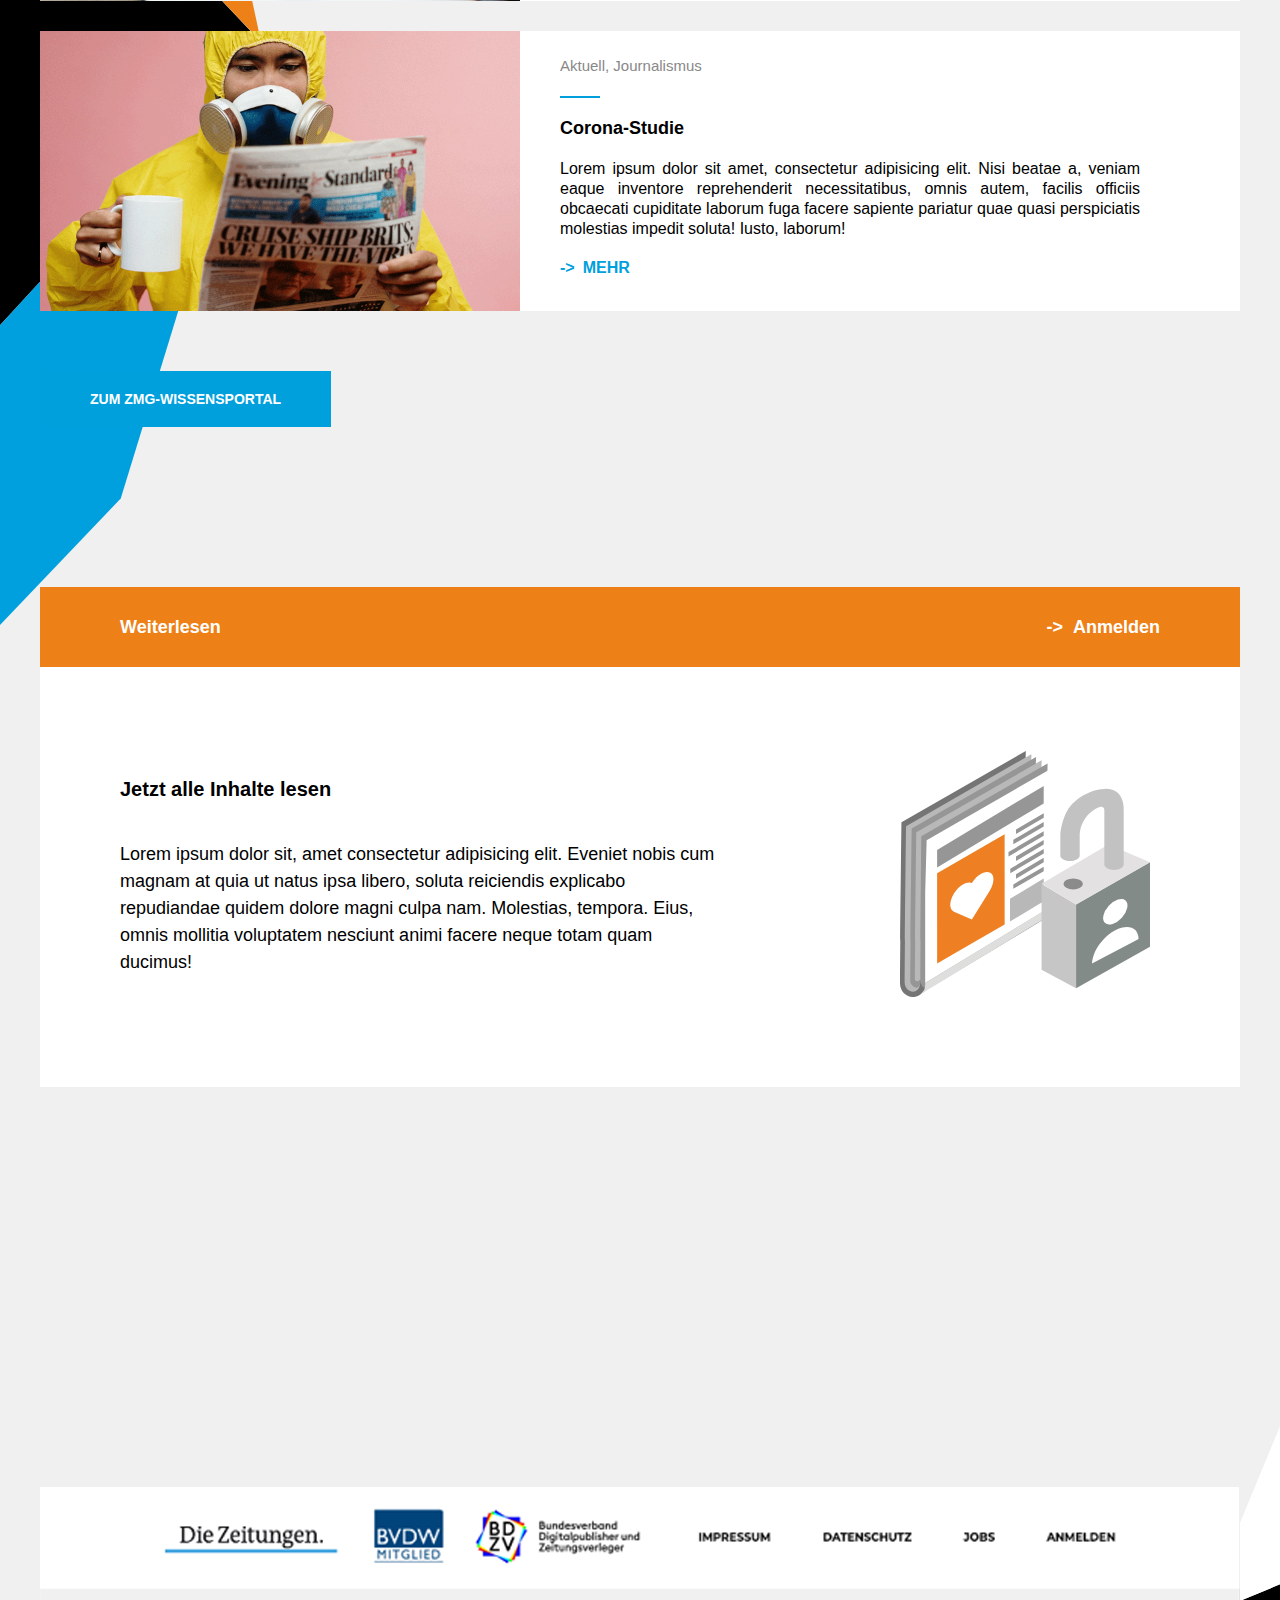
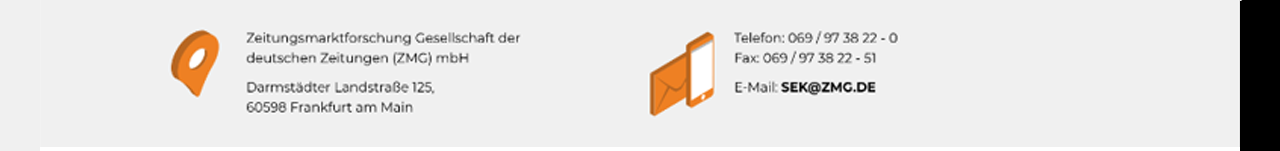
<file: Ressources/Public/secondsub.html>
<!DOCTYPE html><html lang="en"><head><meta charset="UTF-8"><meta http-equiv="X-UA-Compatible" content="IE=edge"><meta name="viewport" content="width=device-width, initial-scale=1.0"><link rel="stylesheet" href="secondsub.c277f6cd.css"><title>ZMG: Studien</title></head><body> <img class="background-left" src="bg_objekt_links.2bca725d.svg" alt="background"> <img class="background-right" src="bg_objekt_oben_rechts.cd44cb41.svg" alt="background"> <img class="background-right-bottom" src="bg_objekt_unten_rechts_menu.9b6f3b9c.svg" alt="background"> <div class="nav-container"> <nav class="navbar"> <div class="logo"> <a href="index.html"><img src="zmg_logo.e4b07c7a.svg" alt="Logo"></a> </div> <ul class="nav-items"> <li><p>Anmelden</p><svg xmlns="http://www.w3.org/2000/svg" width="32" height="33" viewBox="0 0 32 33"> <g id="Person" transform="translate(-1256 -3484.5)"> <rect id="Rechteck_111" data-name="Rechteck 111" width="32" height="32" transform="translate(1256 3485)" fill="#fff" opacity="0"></rect> <path id="Schnittmenge_4" data-name="Schnittmenge 4" d="M-9900.238-10c-.275-4.4-.527-8.81-.781-13.215-.158-2.725,1.029-3.982,3.781-3.993,2.711-.012,5.42,0,8.129,0,.9,0,1.807,0,2.709,0,1.887,0,3.773-.006,5.66.01,2.4.019,3.48,1.03,3.406,3.438-.105,3.574-.34,7.146-.561,10.715q-.1,1.526-.205,3.05Zm11.182-19.681a6.2,6.2,0,0,1-6.172-6.226A5.963,5.963,0,0,1-9889.2-42a5.978,5.978,0,0,1,6.146,6.108,6.146,6.146,0,0,1-5.965,6.21Z" transform="translate(11161.182 3526.999)" stroke="rgba(0,0,0,0)" stroke-miterlimit="10" stroke-width="1"></path> </g> </svg></li> <li><svg xmlns="http://www.w3.org/2000/svg" width="32" height="32" viewBox="0 0 32 32"> <g id="Lupe" transform="translate(-1295 -3485)"> <rect id="Rechteck_112" data-name="Rechteck 112" width="32" height="32" transform="translate(1295 3485)" fill="#fff" opacity="0"></rect> <path id="Icon_material-search" data-name="Icon material-search" d="M27.37,24.626H25.925l-.512-.494a11.91,11.91,0,1,0-1.281,1.281l.494.512V27.37l9.148,9.13L36.5,33.774Zm-10.978,0a8.233,8.233,0,1,1,8.233-8.233A8.222,8.222,0,0,1,16.393,24.626Z" transform="translate(1290.5 3480.5)"></path> </g> </svg> </li> <li> <button class="menuButton show-menu" onclick="this.classList.toggle('opened');this.setAttribute('aria-expanded', this.classList.contains('opened'))" aria-label="Main Menu"> <svg width="40" height="40" viewBox="0 0 100 100"> <path class="line line1" d="M 20,29.000046 H 80.000231 C 80.000231,29.000046 94.498839,28.817352 94.532987,66.711331 94.543142,77.980673 90.966081,81.670246 85.259173,81.668997 79.552261,81.667751 75.000211,74.999942 75.000211,74.999942 L 25.000021,25.000058"></path> <path class="line line2" d="M 20,50 H 80"></path> <path class="line line3" d="M 20,70.999954 H 80.000231 C 80.000231,70.999954 94.498839,71.182648 94.532987,33.288669 94.543142,22.019327 90.966081,18.329754 85.259173,18.331003 79.552261,18.332249 75.000211,25.000058 75.000211,25.000058 L 25.000021,74.999942"></path> </svg> </button> </li> </ul> </nav> </div> <div class="hidden menu"> <ul class="nav-level-1"> <li><a href="sub.html">News</a></li> <li><a href="sub.html">Studien</a></li> <li><p class="has-subPage services">Services</p></li> <li><p class="has-subPage tools">Tools & Instrumente</p></li> <li><a href="sub.html">Seminare & Workshops</a></li> <li><a href="sub.html">ZMG-Archiv</a></li> <li><a href="sub.html">Unser Team</a></li> </ul> <ul class="hidden level-2-services nav-level-2"> <li><a href="sub.html">Reichweiten der Zeitungen</a></li> <li><a href="sub.html">Auflagen der Zeitungen</a></li> <li><a href="sub.html">Media- und Planungsdaten</a></li> <li><a href="sub.html">Media-Beratung</a></li> <li><a href="sub.html">Daten & Services für Verlage</a></li> <li><a href="sub.html">Das Engagement der ZMG</a></li> </ul> <ul class="hidden level-2-tools nav-level-2"> <li><a href="sub.html">Werbewirkungstools</a></li> <li><a href="sub.html">Planungstools</a></li> <li><a href="sub.html">Buchungstools</a></li> </ul> <div class="hidden menu-teaser"> <div class="menu-teaser-image"> </div> <h3>Dies ist ein Teaser</h3> <p>Lorem ipsum dolor sit amet consectetur adipisicing elit. Nihil, cum. Nobis dolorem voluptate eaque quod? Obcaecati tenetur ipsam mollitia minus.</p> </div> </div> <div class="content-wrapper"> <div class="bread-crumb"> <ul> <li><a href="index.html">Startseite</a></li> <li><a href="secondsub.html">Studien</a></li> </ul> </div> <main> <h1>Studien</h1> <div class="teaser"> <img src="1.e93bbf5e.png" alt="first-teaser"> <div class="teaser-content"> <p class="teaser-category">Digitalisierung, Journalismus</p> <h2 class="teaser-title">Studie Digitaler Journalismus</h2> <p>Lorem ipsum dolor sit amet consectetur adipisicing elit. Ipsa, odit dolorum obcaecati numquam aliquam eum beatae minus placeat ad. Libero iusto nam mollitia tenetur impedit provident animi voluptas dolorum, saepe itaque, ab molestiae laudantium corporis!</p> <a href="sub.html">Mehr</a> </div> </div> <div class="teaser"> <img src="3.c77cd8c3.png" alt="second-teaser"> <div class="teaser-content"> <p class="teaser-category">Branche, Energieberater</p> <h2 class="teaser-title">Energieanbieter-Studie</h2> <p>Lorem ipsum dolor sit amet consectetur adipisicing elit. Veritatis sit quis aliquid ratione perspiciatis sint, molestias placeat doloremque nemo harum praesentium rerum dicta quo iusto neque quam recusandae, maiores sequi impedit? Dolores cum temporibus voluptates!</p> <a href="sub.html">Mehr</a> </div> </div> <div class="teaser"> <img src="4.e2fd3b27.png" alt="third-teaser"> <div class="teaser-content"> <p class="teaser-category">Digitalisierung, Journalismus, Aktuell</p> <h2 class="teaser-title">E-Paper-Studie 2020</h2> <p>Lorem ipsum dolor sit amet consectetur, adipisicing elit. Impedit qui quis soluta quod iusto a numquam fugit saepe natus cumque ea odio nisi, hic laborum? Vitae voluptate excepturi blanditiis. Nam quam magni reiciendis odit soluta!</p> <a href="sub.html">Mehr</a> </div> </div> <div class="teaser"> <img src="2.5c48288c.png" alt="third-teaser"> <div class="teaser-content"> <p class="teaser-category">Digitalisierung</p> <h2 class="teaser-title">Smart-Home-Studie</h2> <p>Lorem ipsum dolor sit amet consectetur adipisicing elit. Voluptatum pariatur, eveniet aspernatur quisquam quaerat quibusdam, ea repudiandae deleniti nemo nihil, laudantium laboriosam! Architecto, dolorem! Quod iste nostrum tenetur dolorem atque quia quos accusamus nihil rerum!</p> <a href="sub.html">Mehr</a> </div> </div> <div class="teaser"> <img src="5.3db6870a.png" alt="first-teaser"> <div class="teaser-content"> <p class="teaser-category">Aktuell, Journalismus</p> <h2 class="teaser-title">Corona-Studie</h2> <p>Lorem ipsum dolor sit amet, consectetur adipisicing elit. Nisi beatae a, veniam eaque inventore reprehenderit necessitatibus, omnis autem, facilis officiis obcaecati cupiditate laborum fuga facere sapiente pariatur quae quasi perspiciatis molestias impedit soluta! Iusto, laborum!</p> <a href="sub.html">Mehr</a> </div> </div> <a href="sub.html" class="cta">Zum zmg-Wissensportal</a> <div class="content-element-2"> <div class="teaser"> <a href="sub">Weiterlesen</a> <a href="sub">Anmelden</a> </div> <div class="teaser-content"> <div class="teaser-text"> <h3>Jetzt alle Inhalte lesen</h3> <p>Lorem ipsum dolor sit, amet consectetur adipisicing elit. Eveniet nobis cum magnam at quia ut natus ipsa libero, soluta reiciendis explicabo repudiandae quidem dolore magni culpa nam. Molestias, tempora. Eius, omnis mollitia voluptatem nesciunt animi facere neque totam quam ducimus!</p> </div> <img src="illu_mitgleidschafft.d0e4cb1d.svg" alt=""> </div> </div> </main> </div>  <div class="footer-container"> <img src="footer.727550bc.png" alt=""> </div> <script src="https://ajax.googleapis.com/ajax/libs/jquery/3.6.0/jquery.min.js"></script> <script src="main.94099d34.js"></script> </body></html>
</file>
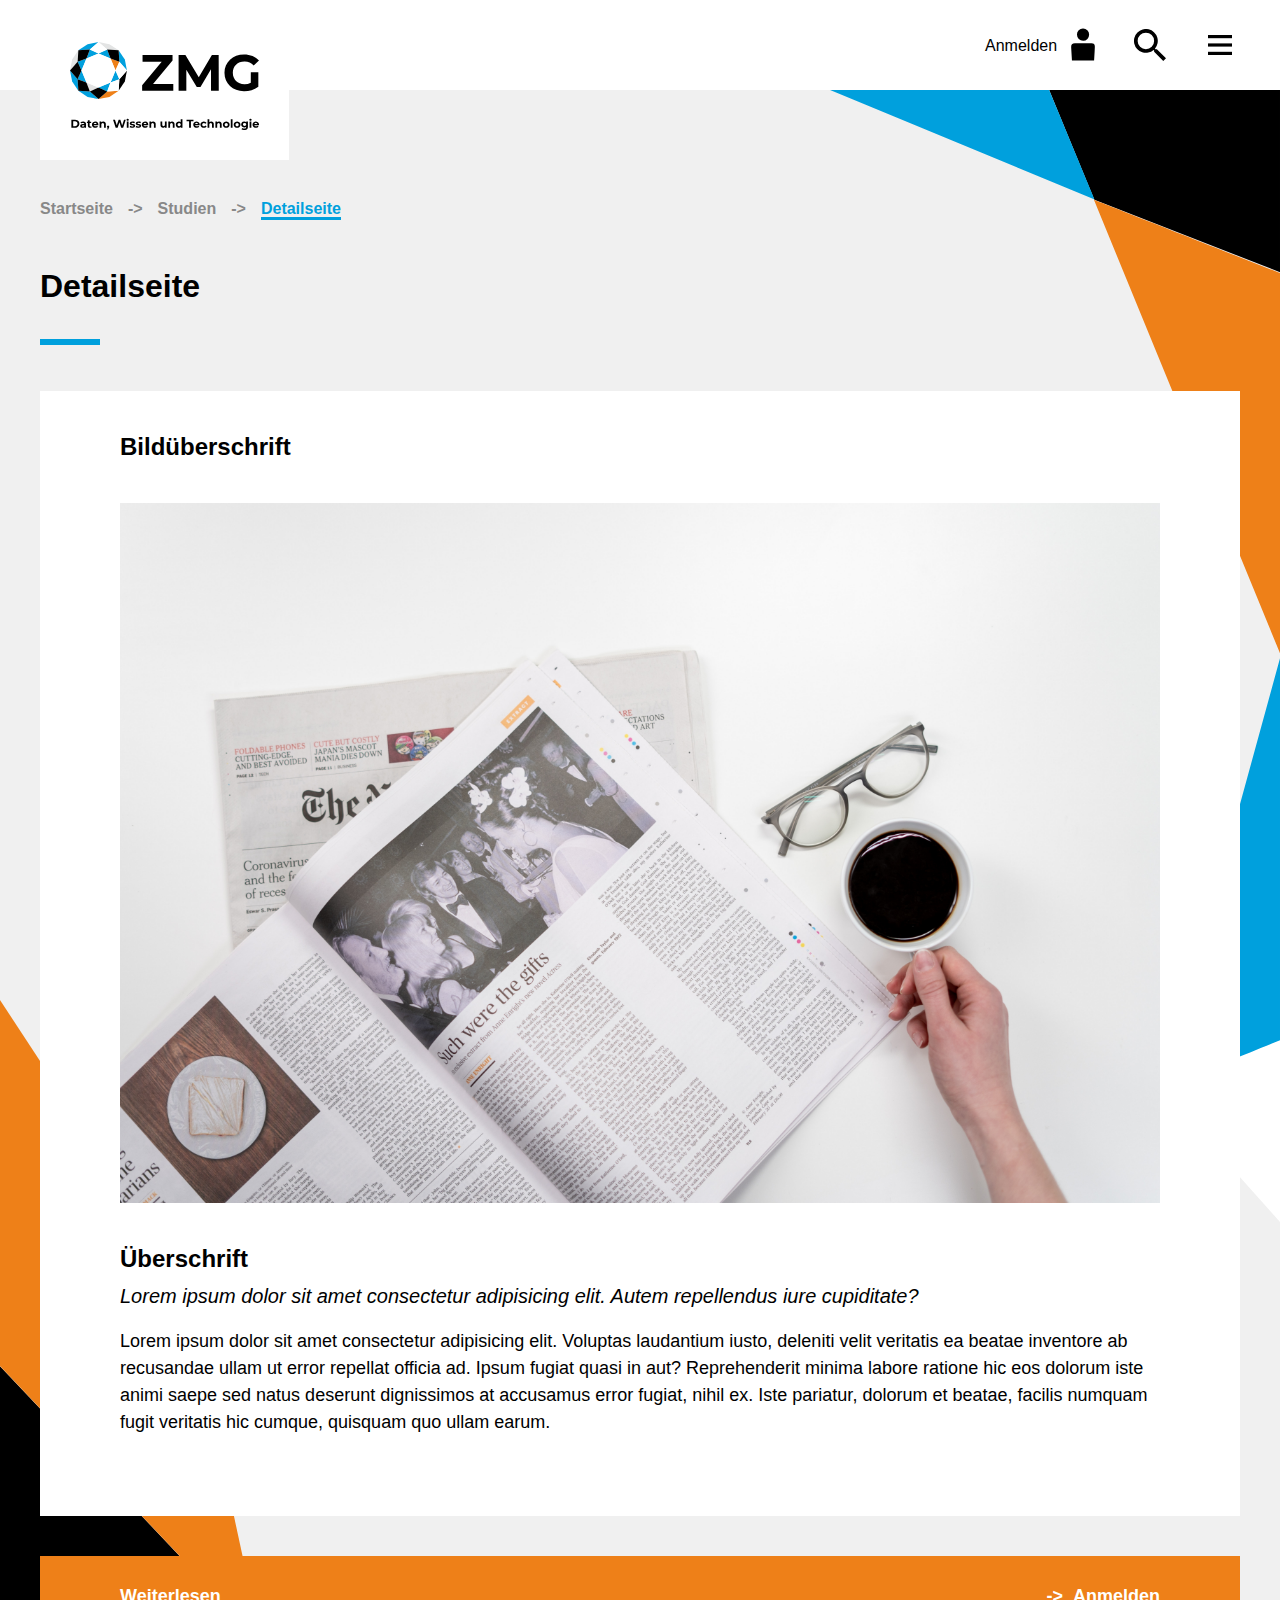
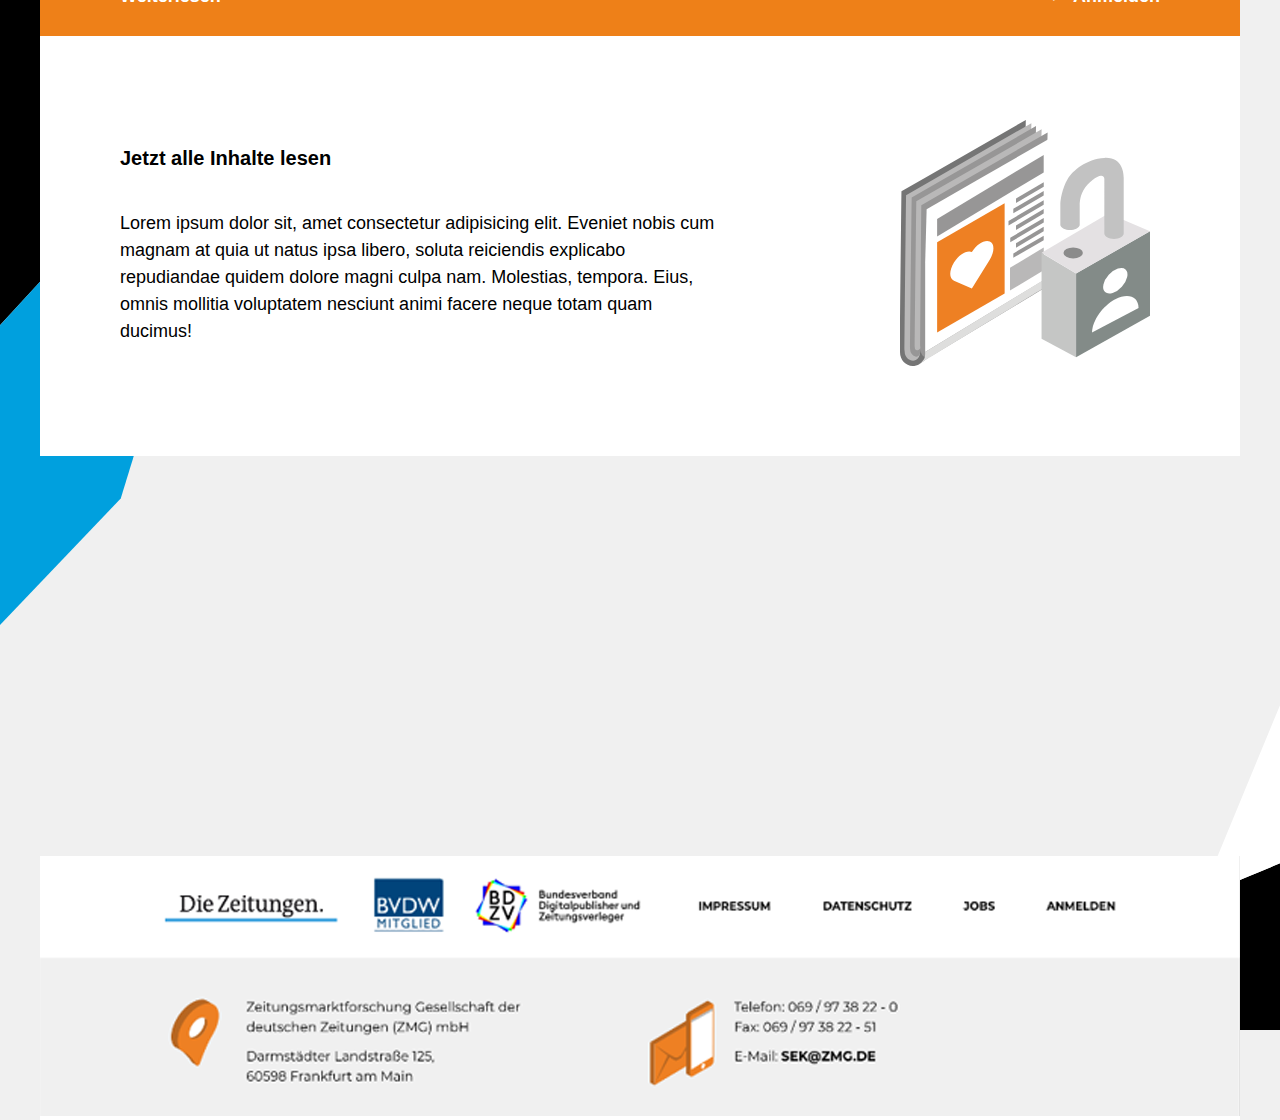
<file: Ressources/Public/sub.html>
<!DOCTYPE html><html lang="en"><head><meta charset="UTF-8"><meta http-equiv="X-UA-Compatible" content="IE=edge"><meta name="viewport" content="width=device-width, initial-scale=1.0"><link rel="stylesheet" href="subpage.fba81f61.css"><title>ZMG: Detailseite</title></head><body> <img class="background-left" src="bg_objekt_links.2bca725d.svg" alt="background"> <img class="background-right" src="bg_objekt_oben_rechts.cd44cb41.svg" alt="background"> <img class="background-right-bottom" src="bg_objekt_unten_rechts_menu.9b6f3b9c.svg" alt="background"> <div class="nav-container"> <nav class="navbar"> <div class="logo"> <a href="index.html"><img src="zmg_logo.e4b07c7a.svg" alt="Logo"></a> </div> <ul class="nav-items"> <li><p>Anmelden</p><svg xmlns="http://www.w3.org/2000/svg" width="32" height="33" viewBox="0 0 32 33"> <g id="Person" transform="translate(-1256 -3484.5)"> <rect id="Rechteck_111" data-name="Rechteck 111" width="32" height="32" transform="translate(1256 3485)" fill="#fff" opacity="0"></rect> <path id="Schnittmenge_4" data-name="Schnittmenge 4" d="M-9900.238-10c-.275-4.4-.527-8.81-.781-13.215-.158-2.725,1.029-3.982,3.781-3.993,2.711-.012,5.42,0,8.129,0,.9,0,1.807,0,2.709,0,1.887,0,3.773-.006,5.66.01,2.4.019,3.48,1.03,3.406,3.438-.105,3.574-.34,7.146-.561,10.715q-.1,1.526-.205,3.05Zm11.182-19.681a6.2,6.2,0,0,1-6.172-6.226A5.963,5.963,0,0,1-9889.2-42a5.978,5.978,0,0,1,6.146,6.108,6.146,6.146,0,0,1-5.965,6.21Z" transform="translate(11161.182 3526.999)" stroke="rgba(0,0,0,0)" stroke-miterlimit="10" stroke-width="1"></path> </g> </svg></li> <li><svg xmlns="http://www.w3.org/2000/svg" width="32" height="32" viewBox="0 0 32 32"> <g id="Lupe" transform="translate(-1295 -3485)"> <rect id="Rechteck_112" data-name="Rechteck 112" width="32" height="32" transform="translate(1295 3485)" fill="#fff" opacity="0"></rect> <path id="Icon_material-search" data-name="Icon material-search" d="M27.37,24.626H25.925l-.512-.494a11.91,11.91,0,1,0-1.281,1.281l.494.512V27.37l9.148,9.13L36.5,33.774Zm-10.978,0a8.233,8.233,0,1,1,8.233-8.233A8.222,8.222,0,0,1,16.393,24.626Z" transform="translate(1290.5 3480.5)"></path> </g> </svg> </li> <li> <button class="menuButton show-menu" onclick="this.classList.toggle('opened');this.setAttribute('aria-expanded', this.classList.contains('opened'))" aria-label="Main Menu"> <svg width="40" height="40" viewBox="0 0 100 100"> <path class="line line1" d="M 20,29.000046 H 80.000231 C 80.000231,29.000046 94.498839,28.817352 94.532987,66.711331 94.543142,77.980673 90.966081,81.670246 85.259173,81.668997 79.552261,81.667751 75.000211,74.999942 75.000211,74.999942 L 25.000021,25.000058"></path> <path class="line line2" d="M 20,50 H 80"></path> <path class="line line3" d="M 20,70.999954 H 80.000231 C 80.000231,70.999954 94.498839,71.182648 94.532987,33.288669 94.543142,22.019327 90.966081,18.329754 85.259173,18.331003 79.552261,18.332249 75.000211,25.000058 75.000211,25.000058 L 25.000021,74.999942"></path> </svg> </button> </li> </ul> </nav> </div> <div class="hidden menu"> <ul class="nav-level-1"> <li><a href="index.html">News</a></li> <li><a href="index.html">Studien</a></li> <li> <p class="has-subPage services">Services</p> </li> <li> <p class="has-subPage tools">Tools & Instrumente</p> </li> <li><a href="index.html">Seminare & Workshops</a></li> <li><a href="index.html">ZMG-Archiv</a></li> <li><a href="index.html">Unser Team</a></li> </ul> <ul class="hidden level-2-services nav-level-2"> <li><a href="index.html">Reichweiten der Zeitungen</a></li> <li><a href="index.html">Auflagen der Zeitungen</a></li> <li><a href="index.html">Media- und Planungsdaten</a></li> <li><a href="index.html">Media-Beratung</a></li> <li><a href="index.html">Daten & Services für Verlage</a></li> <li><a href="index.html">Das Engagement der ZMG</a></li> </ul> <ul class="hidden level-2-tools nav-level-2"> <li><a href="index.html">Werbewirkungstools</a></li> <li><a href="index.html">Planungstools</a></li> <li><a href="index.html">Buchungstools</a></li> </ul> <div class="hidden menu-teaser"> <div class="menu-teaser-image"> </div> <h3>Dies ist ein Teaser</h3> <p>Lorem ipsum dolor sit amet consectetur adipisicing elit. Nihil, cum. Nobis dolorem voluptate eaque quod? Obcaecati tenetur ipsam mollitia minus.</p> </div> </div> <div class="content-wrapper"> <div class="bread-crumb"> <ul> <li><a href="index.html">Startseite</a></li> <li><a href="secondsub.html">Studien</a></li> <li><a href="sub.html">Detailseite</a></li> </ul> </div> <main> <h1>Detailseite</h1> <div class="content-element-1"> <h2 class="image-title">Bildüberschrift</h2> <div class="image-container"> <img src="6.e96203d2.jpg" alt="cover"> </div> <h2>Überschrift</h2> <h3>Lorem ipsum dolor sit amet consectetur adipisicing elit. Autem repellendus iure cupiditate?</h3> <p>Lorem ipsum dolor sit amet consectetur adipisicing elit. Voluptas laudantium iusto, deleniti velit veritatis ea beatae inventore ab recusandae ullam ut error repellat officia ad. Ipsum fugiat quasi in aut? Reprehenderit minima labore ratione hic eos dolorum iste animi saepe sed natus deserunt dignissimos at accusamus error fugiat, nihil ex. Iste pariatur, dolorum et beatae, facilis numquam fugit veritatis hic cumque, quisquam quo ullam earum.</p> </div> <div class="content-element-2"> <div class="teaser"> <a href="index.html">Weiterlesen</a> <a href="index.html">Anmelden</a> </div> <div class="teaser-content"> <div class="teaser-text"> <h3>Jetzt alle Inhalte lesen</h3> <p>Lorem ipsum dolor sit, amet consectetur adipisicing elit. Eveniet nobis cum magnam at quia ut natus ipsa libero, soluta reiciendis explicabo repudiandae quidem dolore magni culpa nam. Molestias, tempora. Eius, omnis mollitia voluptatem nesciunt animi facere neque totam quam ducimus!</p> </div> <img src="illu_mitgleidschafft.d0e4cb1d.svg" alt=""> </div> </div> </main> </div>  <div class="footer-container"> <img src="footer.727550bc.png" alt=""> </div> <script src="https://ajax.googleapis.com/ajax/libs/jquery/3.6.0/jquery.min.js"></script> <script src="main.94099d34.js"></script> </body></html>
</file>
<file: Ressources/Public/main.b5866256.css>
*{box-sizing:border-box;font-family:Verdana,Geneva,Tahoma,sans-serif}*,body{margin:0;padding:0}body{position:relative;background-color:#f0f0f0}.background-right-top{position:absolute;right:0;z-index:-2;top:90px}.background-left{position:absolute;left:0;z-index:-2;top:1200px}.background-right{position:absolute;right:0;z-index:-2;top:3000px}.background-left-bottom{position:absolute;left:0;z-index:-2;bottom:0}.nav-container{width:100%;background-color:#fff;position:fixed;z-index:2}.nav-container .navbar{background-color:#fff;color:#000;display:flex;justify-content:space-between;height:90px;width:1200px;margin:0 auto}.nav-container .navbar .logo{padding:15px;position:relative;top:41px}.nav-container .navbar .logo img{background-color:#fff;position:absolute;margin:auto;top:0;left:0;right:0;bottom:0;padding:30px}.nav-container .navbar .nav-items{list-style:none}.nav-container .navbar .nav-items li{display:inline-block;padding:25px 15px;cursor:pointer}.nav-container .navbar .nav-items li p{display:inline;vertical-align:10px;margin-right:10px;color:#000}.nav-container .navbar .nav-items li:last-child{padding-right:0;vertical-align:sub}.nav-container .navbar .nav-items li svg{fill:#000;transition:all .2s ease}.nav-container .navbar .nav-items li svg:hover{fill:#00a0dd}.nav-container .menuButton{background-color:transparent;border:none;cursor:pointer;display:flex;padding:0}.nav-container .line{fill:none;stroke:#000;stroke-width:8;transition:stroke-dasharray .6s cubic-bezier(.4,0,.2,1),stroke-dashoffset .6s cubic-bezier(.4,0,.2,1)}.nav-container .line1{stroke-dasharray:60 207;stroke-width:8}.nav-container .line2{stroke-dasharray:60 60;stroke-width:8}.nav-container .line3{stroke-dasharray:60 207;stroke-width:8}.nav-container .opened .line1{stroke-dasharray:90 207;stroke-dashoffset:-134;stroke-width:8}.nav-container .opened .line2{stroke-dasharray:1 60;stroke-dashoffset:-30;stroke-width:8}.nav-container .opened .line3{stroke-dasharray:90 207;stroke-dashoffset:-134;stroke-width:8}.menu{background-color:#00a0dd;z-index:1;position:absolute;width:1200px;position:fixed;top:90px;margin:0 auto;left:0;right:0;padding:140px 100px 60px;display:flex;flex-direction:row;justify-content:space-between;align-items:center}.nav-level-1{width:450px}.nav-level-1,.nav-level-2{list-style:none;font-size:30px;line-height:70px;font-weight:700}.has-subPage{display:flex;justify-content:space-between}.has-subPage:after{content:"+"}.nav-level-1 li a,p{text-decoration:none;color:#fff}.nav-level-1 li a:hover,p:hover{color:#000;cursor:pointer}.nav-level-2 li a{text-decoration:none;color:#000}.nav-level-2 li a:hover{color:#fff}.menu-teaser{width:300px;display:flex;flex-direction:column;align-items:center}.menu-teaser .menu-teaser-image{height:40px;width:20px;background-color:#ee8018}.menu-teaser .menu-teaser-image:before{left:-30px;bottom:20px;height:60px}.menu-teaser .menu-teaser-image:after,.menu-teaser .menu-teaser-image:before{content:"";display:block;position:relative;width:20px;background-color:#ee8018}.menu-teaser .menu-teaser-image:after{left:30px;top:-110px;height:90px}.menu-teaser h3{color:#fff;font-size:20px;padding:40px 40px 20px;text-align:center}.menu-teaser p{color:#fff;font-size:16px;line-height:20px;text-align:justify}.bread-crumb{position:relative;top:200px}.bread-crumb ul{list-style:none;display:flex}.bread-crumb ul li{padding-right:20px}.bread-crumb ul li a{text-decoration:none;font-weight:700;color:#888}.bread-crumb ul li a:hover{color:#00a0dd;border-bottom:3px solid #00a0dd}.header-image-container{width:100%;margin:0 auto;height:800px;position:relative;top:90px;z-index:-10}.header-image-container img{width:100%;height:100%;object-fit:cover}.content-wrapper{margin:0 auto;width:1200px}.content-wrapper main{padding-bottom:400px}.content-wrapper main h1{padding:0 0 40px}.content-wrapper main h1:after{content:"";background-color:#00a0dd;position:relative;display:block;width:50px;height:5px;bottom:-15px}.content-wrapper main .article-container{display:flex;flex-direction:column;position:relative;top:240px;margin-bottom:150px}.content-wrapper main .article-container .article-slider{display:flex;justify-content:space-between;margin-bottom:30px}.content-wrapper main .article-container .article-slider .article-slide{width:380px;background-color:#fff}.content-wrapper main .article-container .article-slider .article-slide img{width:380px;transition:all .3s ease}.content-wrapper main .article-container .article-slider .article-slide img:hover{transform:scale(1.02)}.content-wrapper main .article-container .article-slider .article-slide .article-content{padding:20px 30px 20px 40px}.content-wrapper main .article-container .article-slider .article-slide .article-content .article-date{color:#888;padding-bottom:40px}.content-wrapper main .article-container .article-slider .article-slide .article-content .article-date:after{content:"";position:relative;top:20px;display:block;width:45px;height:3px;background-color:#00a0dd}.content-wrapper main .article-container .article-slider .article-slide .article-content h2{font-size:20px}.content-wrapper main .article-container .article-slider .article-slide .article-content p{font-size:16px;line-height:20px;text-align:justify;padding:10px 0;color:#000;cursor:auto}.content-wrapper main .article-container .article-slider .article-slide .article-content a{font-weight:700;text-transform:uppercase;color:#00a0dd;text-decoration:none;transition:all .2s ease}.content-wrapper main .article-container .article-slider .article-slide .article-content a:before{content:"->";padding-right:8px;font-weight:700}.content-wrapper main .article-container .article-slider .article-slide .article-content a:hover{border-bottom:2px solid #00a0dd;margin-left:5px}.content-wrapper main .article-container .article-button{background-color:#00a0dd;width:fit-content;padding:20px 40px;color:#fff;text-decoration:none;transition:all .3s ease}.content-wrapper main .article-container .article-button:hover{transform:translateX(10px);background-color:#3ac1f7}.content-wrapper main .services-container{display:flex;flex-direction:column;position:relative;top:240px;margin-bottom:150px}.content-wrapper main .services-container .services-slider{display:flex;justify-content:space-between;margin-bottom:30px;margin-top:80px}.content-wrapper main .services-container .services-slider .services-slide{width:380px;background-color:#fff;position:relative}.content-wrapper main .services-container .services-slider .services-slide img{position:absolute;width:380px;top:-60px}.content-wrapper main .services-container .services-slider .services-slide .active-gif{opacity:0;transition:all .3s}.content-wrapper main .services-container .services-slider .services-slide .static{opacity:1;transition:all .3s}.content-wrapper main .services-container .services-slider .services-slide .services-content{padding:20px 30px 20px 40px}.content-wrapper main .services-container .services-slider .services-slide .services-content h2{padding-top:150px;font-size:20px}.content-wrapper main .services-container .services-slider .services-slide .services-content p{font-size:16px;line-height:20px;text-align:justify;padding:10px 0;color:#000;cursor:auto}.content-wrapper main .services-container .services-slider .services-slide .services-content a{font-weight:700;text-transform:uppercase;color:#00a0dd;text-decoration:none;transition:all .2s ease}.content-wrapper main .services-container .services-slider .services-slide .services-content a:before{content:"->";padding-right:8px;font-weight:700}.content-wrapper main .services-container .services-slider .services-slide .services-content a:hover{border-bottom:2px solid #00a0dd;margin-left:5px}.content-wrapper main .content-element-1{color:#000;margin-top:100px}.content-wrapper main .content-element-1 img{width:100%;height:100%;object-fit:cover}.content-wrapper main .content-element-1 .content-text{background-color:#fff;padding:0 40px 40px}.content-wrapper main .content-element-1 .content-text h2{font-weight:700;font-size:24px;line-height:32px;padding:40px 0 10px}.content-wrapper main .content-element-1 .content-text h3{font-size:20px;font-weight:400;font-style:italic;padding:0 0 20px}.content-wrapper main .content-element-1 .content-text p{color:#000;font-size:18px;line-height:27px;cursor:auto;margin-bottom:20px}.content-wrapper main .content-element-1 .content-text a{font-weight:700;text-transform:uppercase;color:#00a0dd;text-decoration:none;transition:all .2s ease}.content-wrapper main .content-element-1 .content-text a:before{content:"->";padding-right:8px;font-weight:700}.content-wrapper main .content-element-1 .content-text a:hover{border-bottom:2px solid #00a0dd;margin-left:5px}.footer-container{background-color:#fff;overflow:hidden;width:1200px;margin:0 auto}.hidden{display:none}.active{color:#000}.active:after{content:"-"}.menu.hidden-teaser>.menu-teaser{display:none}
/*# sourceMappingURL=main.b5866256.css.map */
</file>
<file: Ressources/Public/secondsub.c277f6cd.css>
*{box-sizing:border-box;font-family:Verdana,Geneva,Tahoma,sans-serif}*,body{margin:0;padding:0}body{position:relative;background-color:#f0f0f0}.background-left{position:absolute;left:0;z-index:-2;top:1000px}.background-right{position:absolute;right:0;z-index:-2;top:90px}.background-right-bottom{position:absolute;right:0;z-index:-2;bottom:0}.nav-container{width:100%;background-color:#fff;position:fixed;z-index:2}.nav-container .navbar{background-color:#fff;color:#000;display:flex;justify-content:space-between;height:90px;width:1200px;margin:0 auto}.nav-container .navbar .logo{padding:15px;position:relative;top:41px}.nav-container .navbar .logo img{background-color:#fff;position:absolute;margin:auto;top:0;left:0;right:0;bottom:0;padding:30px}.nav-container .navbar .nav-items{list-style:none}.nav-container .navbar .nav-items li{display:inline-block;padding:25px 15px;cursor:pointer}.nav-container .navbar .nav-items li p{display:inline;vertical-align:10px;margin-right:10px;color:#000}.nav-container .navbar .nav-items li:last-child{padding-right:0;vertical-align:sub}.nav-container .navbar .nav-items li svg{fill:#000;transition:all .2s ease}.nav-container .navbar .nav-items li svg:hover{fill:#00a0dd}.nav-container .menuButton{background-color:transparent;border:none;cursor:pointer;display:flex;padding:0}.nav-container .line{fill:none;stroke:#000;stroke-width:8;transition:stroke-dasharray .6s cubic-bezier(.4,0,.2,1),stroke-dashoffset .6s cubic-bezier(.4,0,.2,1)}.nav-container .line1{stroke-dasharray:60 207;stroke-width:8}.nav-container .line2{stroke-dasharray:60 60;stroke-width:8}.nav-container .line3{stroke-dasharray:60 207;stroke-width:8}.nav-container .opened .line1{stroke-dasharray:90 207;stroke-dashoffset:-134;stroke-width:8}.nav-container .opened .line2{stroke-dasharray:1 60;stroke-dashoffset:-30;stroke-width:8}.nav-container .opened .line3{stroke-dasharray:90 207;stroke-dashoffset:-134;stroke-width:8}.menu{background-color:#00a0dd;z-index:1;position:absolute;width:1200px;position:fixed;top:90px;margin:0 auto;left:0;right:0;padding:140px 100px 60px;display:flex;flex-direction:row;justify-content:space-between;align-items:center}.nav-level-1{width:450px}.nav-level-1,.nav-level-2{list-style:none;font-size:30px;line-height:70px;font-weight:700}.has-subPage{display:flex;justify-content:space-between}.has-subPage:after{content:"+"}.nav-level-1 li a,p{text-decoration:none;color:#fff}.nav-level-1 li a:hover,p:hover{color:#000;cursor:pointer}.nav-level-2 li a{text-decoration:none;color:#000}.nav-level-2 li a:hover{color:#fff}.menu-teaser{width:300px;display:flex;flex-direction:column;align-items:center}.menu-teaser .menu-teaser-image{height:40px;width:20px;background-color:#ee8018}.menu-teaser .menu-teaser-image:before{left:-30px;bottom:20px;height:60px}.menu-teaser .menu-teaser-image:after,.menu-teaser .menu-teaser-image:before{content:"";display:block;position:relative;width:20px;background-color:#ee8018}.menu-teaser .menu-teaser-image:after{left:30px;top:-110px;height:90px}.menu-teaser h3{color:#fff;font-size:20px;padding:40px 40px 20px;text-align:center}.menu-teaser p{color:#fff;font-size:16px;line-height:20px;text-align:justify}.bread-crumb{position:relative;top:200px}.bread-crumb ul{list-style:none;display:flex}.bread-crumb ul li{padding-right:15px}.bread-crumb ul li:first-child a:after{content:"->";position:relative;padding-left:15px}.bread-crumb ul li:last-child a{color:#00a0dd;border-bottom:3px solid #00a0dd}.bread-crumb ul li a{text-decoration:none;font-weight:700;color:#888}.bread-crumb ul li a:hover{color:#00a0dd;border-bottom:3px solid #00a0dd}.content-wrapper{margin:0 auto;width:1200px}.content-wrapper main{padding-bottom:400px}.content-wrapper h1{padding:250px 0 80px}.content-wrapper h1:after{content:"";background-color:#00a0dd;position:relative;display:block;width:60px;height:6px;bottom:-34px}.content-wrapper .teaser{width:100%;height:280px;background-color:#fff;margin-bottom:30px;display:flex;flex-direction:row;justify-content:center;align-items:center}.content-wrapper .teaser img{width:40%;transition:.3s ease}.content-wrapper .teaser img:hover{transform:scale(1.02)}.content-wrapper .teaser .teaser-content{width:60%;padding:30px 100px 60px 40px}.content-wrapper .teaser .teaser-content .teaser-category{color:#888;padding-bottom:40px;font-size:15px}.content-wrapper .teaser .teaser-content h2{font-weight:700;font-size:18px}.content-wrapper .teaser .teaser-content h2:before{content:"";position:relative;top:-20px;display:block;width:40px;height:2px;background-color:#00a0dd}.content-wrapper .teaser .teaser-content p{font-size:16px;line-height:20px;text-align:justify;padding:20px 0;color:#000;cursor:auto}.content-wrapper .teaser .teaser-content a{font-weight:700;text-transform:uppercase;color:#00a0dd;text-decoration:none;transition:all .2s ease}.content-wrapper .teaser .teaser-content a:before{content:"->";padding-right:8px;font-weight:700}.content-wrapper .teaser .teaser-content a:hover{border-bottom:2px solid #00a0dd;margin-left:5px}.content-wrapper .cta{background-color:#00a0dd;display:block;margin-top:60px;width:fit-content;color:#fff;border:none;text-transform:uppercase;text-decoration:none;font-weight:700;padding:20px 50px;font-size:14px;transition:all .3s ease}.content-wrapper .cta:hover{background-color:#1cb9f7;transform:translateX(10px)}.content-wrapper .content-element-2{padding-top:40px}.content-wrapper .content-element-2 .teaser{background-color:#ee8018;width:100%;height:80px;display:flex;justify-content:space-between;padding:0 80px;line-height:80px;margin-bottom:0;margin-top:120px}.content-wrapper .content-element-2 .teaser a{color:#fff;font-weight:700;font-size:18px;text-decoration:none;transition:all .2s ease}.content-wrapper .content-element-2 .teaser a:last-child:before{content:"->";padding-right:10px}.content-wrapper .content-element-2 .teaser a:hover{text-decoration:underline;margin-left:5px}.content-wrapper .content-element-2 .teaser-content{display:flex;justify-content:space-between;align-items:center;background-color:#fff;padding:80px}.content-wrapper .content-element-2 .teaser-content img{transition:all .3s ease}.content-wrapper .content-element-2 .teaser-content img:hover{transform:scale(1.02)}.content-wrapper .content-element-2 .teaser-content .teaser-text{width:600px}.content-wrapper .content-element-2 .teaser-content .teaser-text h3{font-size:20px;padding:0 0 40px}.content-wrapper .content-element-2 .teaser-content .teaser-text p{color:#000;font-size:18px;line-height:27px;cursor:auto}.footer-container{background-color:#fff;overflow:hidden;width:1200px;margin:0 auto}.hidden{display:none}.active{color:#000}.active:after{content:"-"}.menu.hidden-teaser>.menu-teaser{display:none}
/*# sourceMappingURL=secondsub.c277f6cd.css.map */
</file>
<file: Ressources/Public/subpage.fba81f61.css>
*{box-sizing:border-box;font-family:Verdana,Geneva,Tahoma,sans-serif}*,body{margin:0;padding:0}body{position:relative;background-color:#f0f0f0}.background-left{position:absolute;left:0;z-index:-2;top:1000px}.background-right{position:absolute;right:0;z-index:-2;top:90px}.background-right-bottom{position:absolute;right:0;z-index:-2;bottom:90px}.nav-container{width:100%;background-color:#fff;position:fixed;z-index:2}.nav-container .navbar{background-color:#fff;color:#000;display:flex;justify-content:space-between;height:90px;width:1200px;margin:0 auto}.nav-container .navbar .logo{padding:15px;position:relative;top:41px}.nav-container .navbar .logo img{background-color:#fff;position:absolute;margin:auto;top:0;left:0;right:0;bottom:0;padding:30px}.nav-container .navbar .nav-items{list-style:none}.nav-container .navbar .nav-items li{display:inline-block;padding:25px 15px;cursor:pointer}.nav-container .navbar .nav-items li p{display:inline;vertical-align:10px;margin-right:10px;color:#000}.nav-container .navbar .nav-items li:last-child{padding-right:0;vertical-align:sub}.nav-container .navbar .nav-items li svg{fill:#000;transition:all .2s ease}.nav-container .navbar .nav-items li svg:hover{fill:#00a0dd}.nav-container .menuButton{background-color:transparent;border:none;cursor:pointer;display:flex;padding:0}.nav-container .line{fill:none;stroke:#000;stroke-width:8;transition:stroke-dasharray .6s cubic-bezier(.4,0,.2,1),stroke-dashoffset .6s cubic-bezier(.4,0,.2,1)}.nav-container .line1{stroke-dasharray:60 207;stroke-width:8}.nav-container .line2{stroke-dasharray:60 60;stroke-width:8}.nav-container .line3{stroke-dasharray:60 207;stroke-width:8}.nav-container .opened .line1{stroke-dasharray:90 207;stroke-dashoffset:-134;stroke-width:8}.nav-container .opened .line2{stroke-dasharray:1 60;stroke-dashoffset:-30;stroke-width:8}.nav-container .opened .line3{stroke-dasharray:90 207;stroke-dashoffset:-134;stroke-width:8}.menu{background-color:#00a0dd;z-index:1;position:absolute;width:1200px;position:fixed;top:90px;margin:0 auto;left:0;right:0;padding:140px 100px 60px;display:flex;flex-direction:row;justify-content:space-between;align-items:center}.nav-level-1{width:450px}.nav-level-1,.nav-level-2{list-style:none;font-size:30px;line-height:70px;font-weight:700}.has-subPage{display:flex;justify-content:space-between}.has-subPage:after{content:"+"}.nav-level-1 li a,p{text-decoration:none;color:#fff}.nav-level-1 li a:hover,p:hover{color:#000;cursor:pointer}.nav-level-2 li a{text-decoration:none;color:#000}.nav-level-2 li a:hover{color:#fff}.menu-teaser{width:300px;display:flex;flex-direction:column;align-items:center}.menu-teaser .menu-teaser-image{height:40px;width:20px;background-color:#ee8018}.menu-teaser .menu-teaser-image:before{left:-30px;bottom:20px;height:60px}.menu-teaser .menu-teaser-image:after,.menu-teaser .menu-teaser-image:before{content:"";display:block;position:relative;width:20px;background-color:#ee8018}.menu-teaser .menu-teaser-image:after{left:30px;top:-110px;height:90px}.menu-teaser h3{color:#fff;font-size:20px;padding:40px 40px 20px;text-align:center}.menu-teaser p{color:#fff;font-size:16px;line-height:20px;text-align:justify}.bread-crumb{position:relative;top:200px}.bread-crumb ul{list-style:none;display:flex}.bread-crumb ul li{padding-right:15px}.bread-crumb ul li:first-child a:after,.bread-crumb ul li:nth-child(2) a:after{content:"->";position:relative;padding-left:15px}.bread-crumb ul li:last-child a{color:#00a0dd;border-bottom:3px solid #00a0dd}.bread-crumb ul li a{text-decoration:none;font-weight:700;color:#888}.bread-crumb ul li a:hover{color:#00a0dd;border-bottom:3px solid #00a0dd}.content-wrapper{margin:0 auto;width:1200px}.content-wrapper main{padding-bottom:400px}.content-wrapper h1{padding:250px 0 80px}.content-wrapper h1:after{content:"";background-color:#00a0dd;position:relative;display:block;width:60px;height:6px;bottom:-34px}.content-wrapper .content-element-1{background-color:#fff;color:#000;padding:40px 80px 80px}.content-wrapper .content-element-1 .image-title{padding:0 0 40px}.content-wrapper .content-element-1 .image-container{width:100%;height:700px}.content-wrapper .content-element-1 .image-container img{width:100%;height:100%;object-fit:cover}.content-wrapper .content-element-1 h2{font-weight:700;font-size:24px;line-height:32px;padding:40px 0 10px}.content-wrapper .content-element-1 h3{font-size:20px;font-weight:400;font-style:italic;padding:0 0 20px}.content-wrapper .content-element-1 p{color:#000;font-size:18px;line-height:27px;cursor:auto}.content-wrapper .content-element-2{padding-top:40px}.content-wrapper .content-element-2 .teaser{background-color:#ee8018;width:100%;height:80px;display:flex;justify-content:space-between;padding:0 80px;line-height:80px}.content-wrapper .content-element-2 .teaser a{color:#fff;font-weight:700;font-size:18px;text-decoration:none;transition:all .2s ease}.content-wrapper .content-element-2 .teaser a:last-child:before{content:"->";padding-right:10px}.content-wrapper .content-element-2 .teaser a:hover{text-decoration:underline;margin-left:5px}.content-wrapper .content-element-2 .teaser-content{display:flex;justify-content:space-between;align-items:center;background-color:#fff;padding:80px}.content-wrapper .content-element-2 .teaser-content img{transition:all .3s ease}.content-wrapper .content-element-2 .teaser-content img:hover{transform:scale(1.02)}.content-wrapper .content-element-2 .teaser-content .teaser-text{width:600px}.content-wrapper .content-element-2 .teaser-content .teaser-text h3{font-size:20px;padding:0 0 40px}.content-wrapper .content-element-2 .teaser-content .teaser-text p{color:#000;font-size:18px;line-height:27px;cursor:auto}.footer-container{background-color:#fff;overflow:hidden;width:1200px;margin:0 auto}.hidden{display:none}.active{color:#000}.active:after{content:"-"}.menu.hidden-teaser>.menu-teaser{display:none}
/*# sourceMappingURL=subpage.fba81f61.css.map */
</file>
